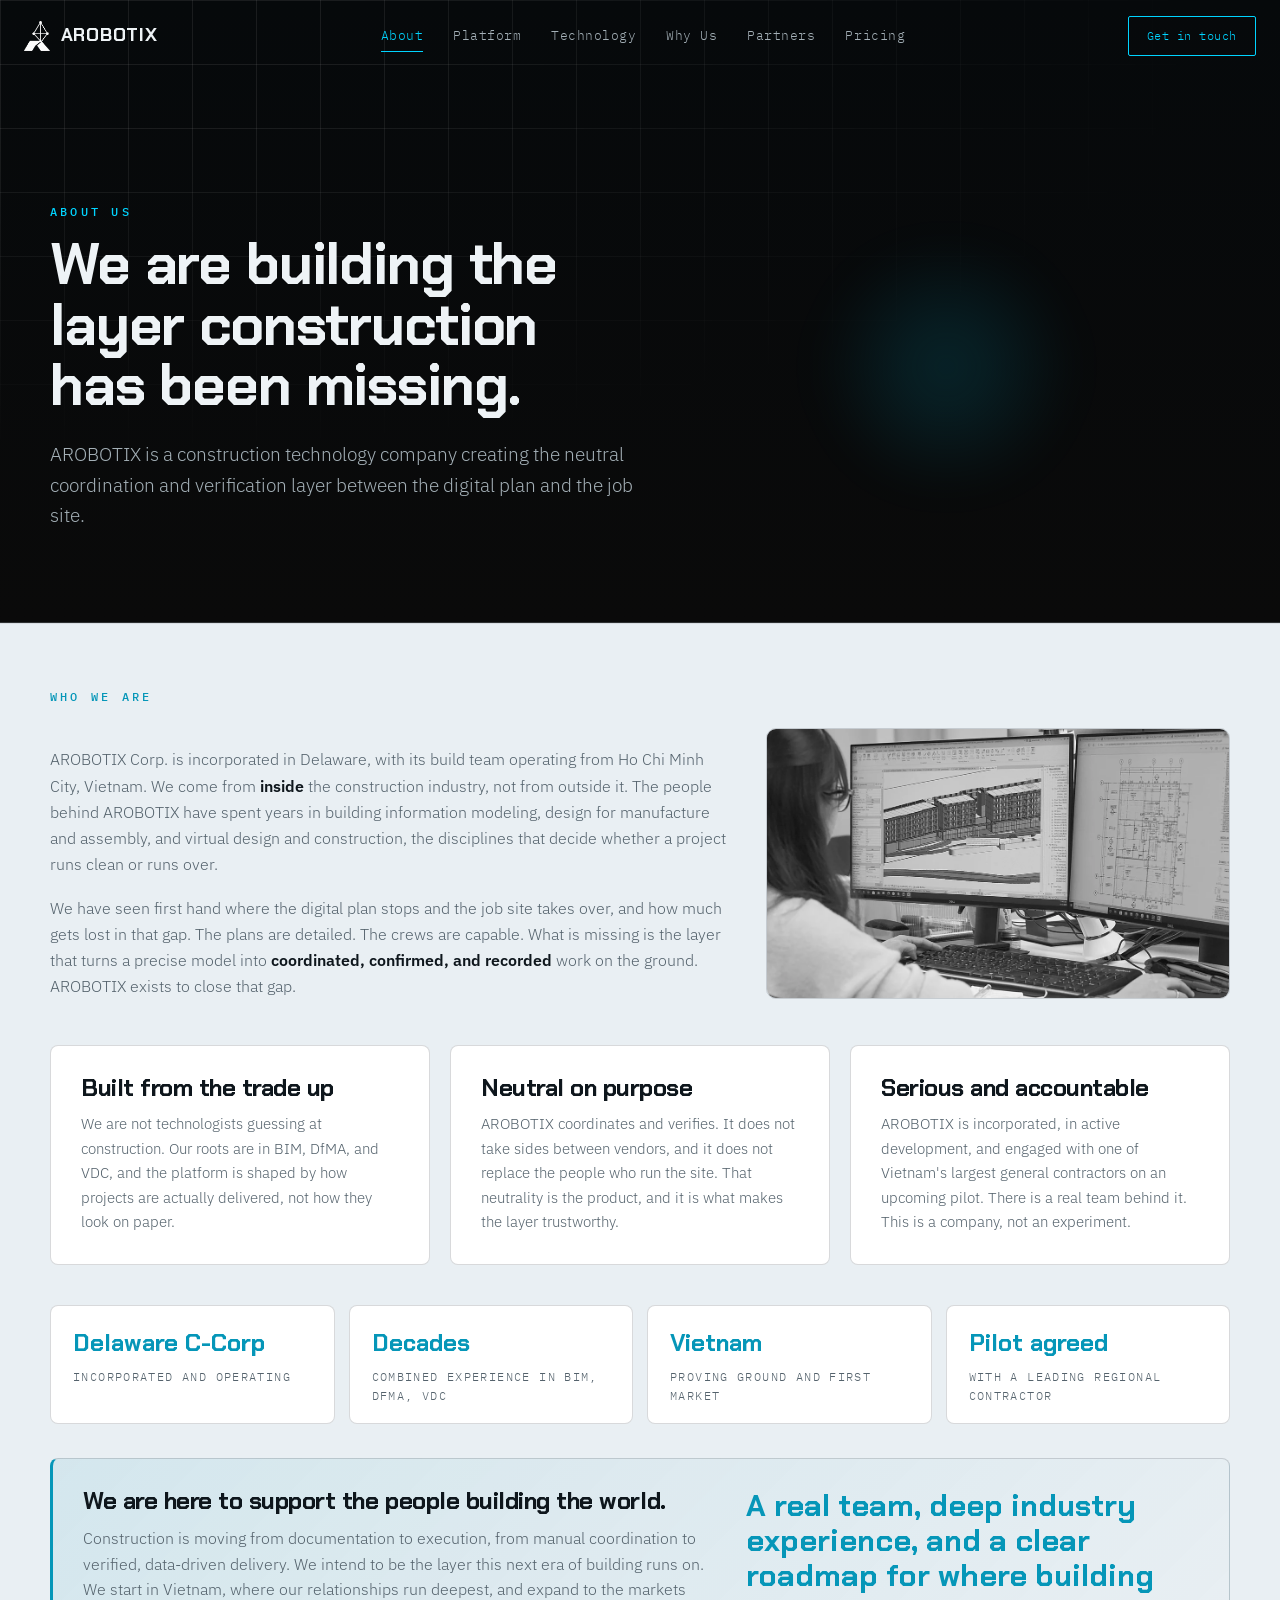
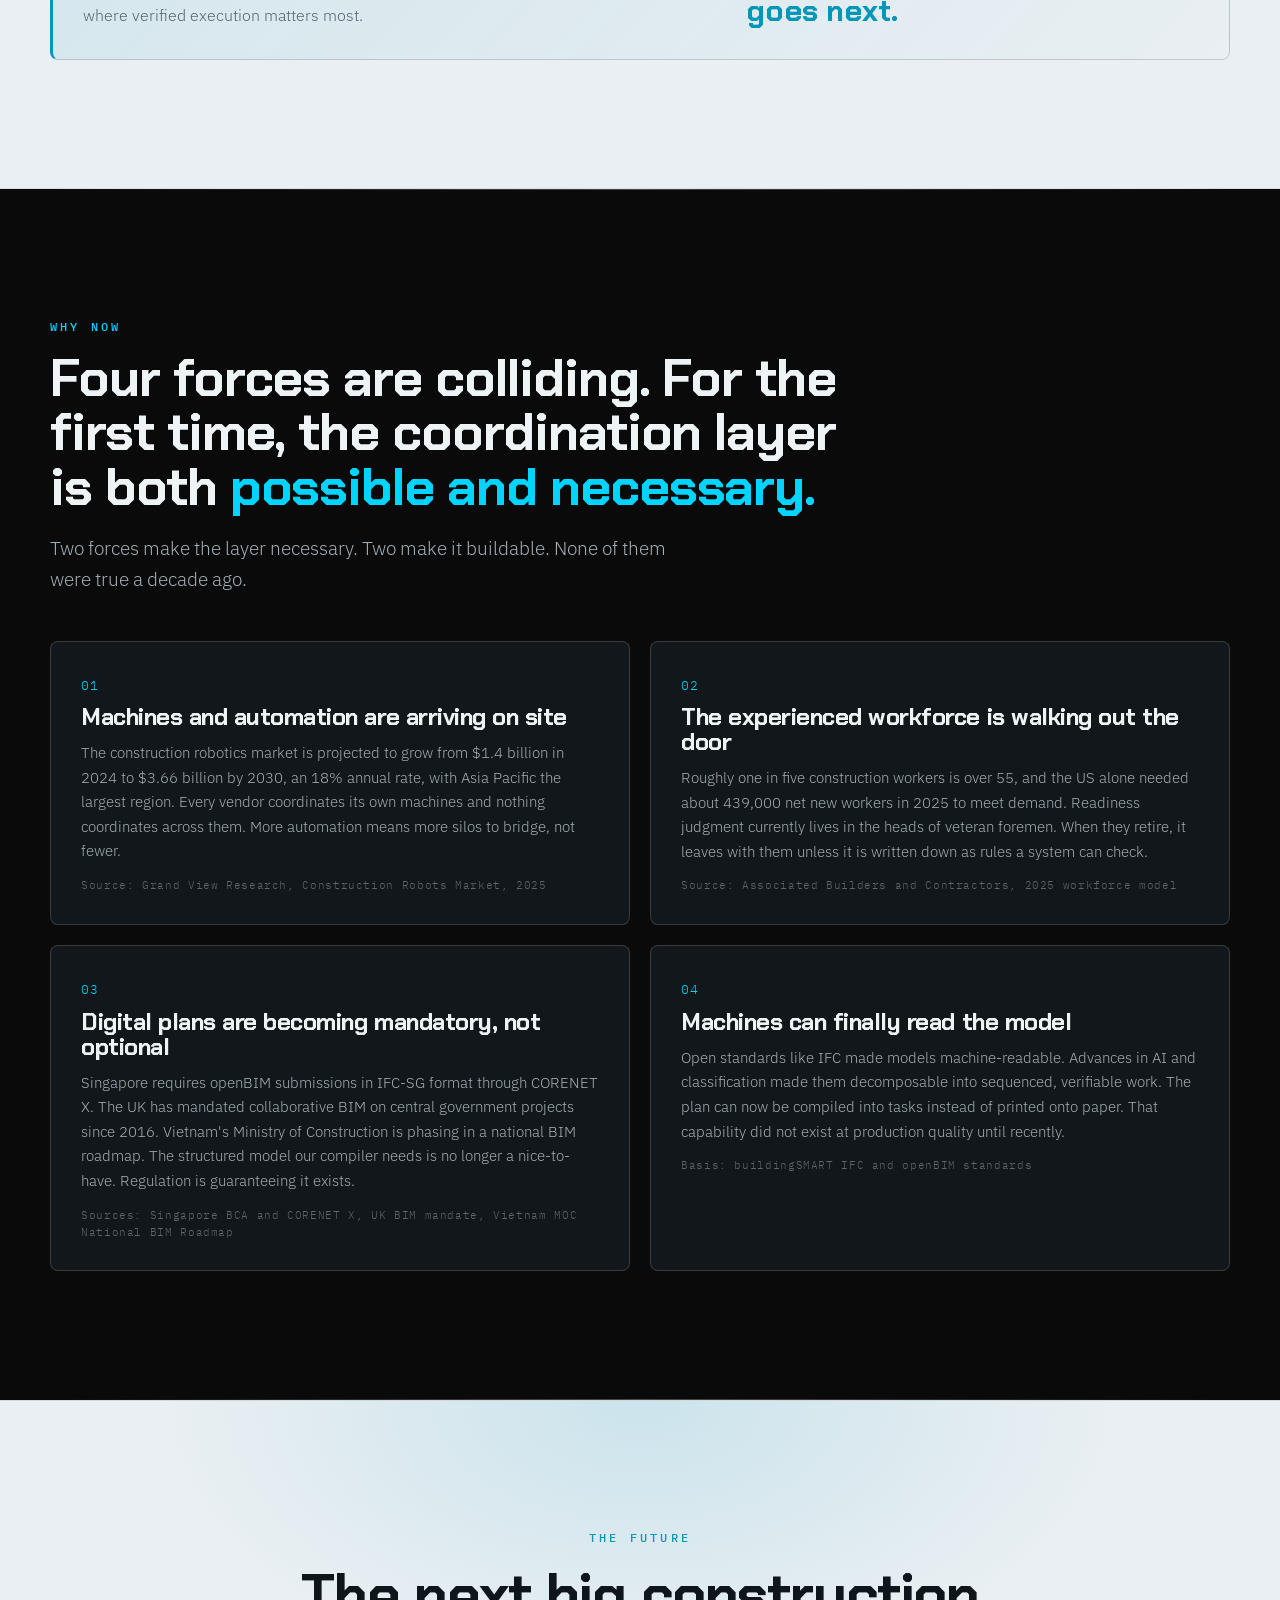
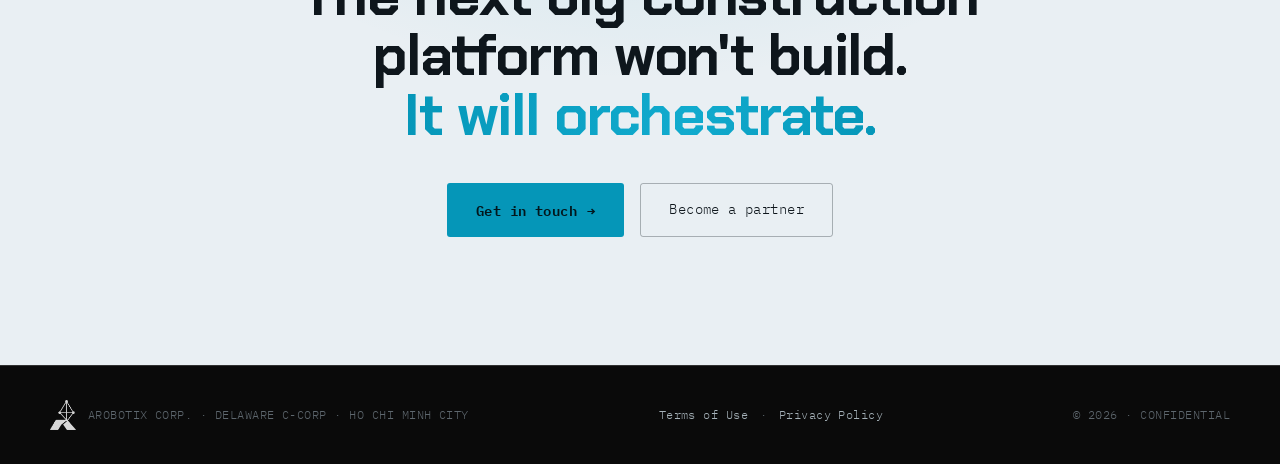
<file: about.html>
<!DOCTYPE html>
<html lang="en">
<head>
<meta charset="UTF-8">
<meta name="viewport" content="width=device-width, initial-scale=1.0">
<title>AROBOTIX: About Us</title>
<meta name="description" content="Who we are: a construction technology company building the neutral coordination and verification layer between the digital plan and the job site.">
<!-- Favicon -->
<link rel="icon" type="image/svg+xml" href="icon.svg">
<link rel="icon" href="favicon.ico" sizes="any">
<link rel="icon" type="image/png" sizes="32x32" href="favicon-32.png">
<link rel="icon" type="image/png" sizes="16x16" href="favicon-16.png">
<link rel="icon" type="image/png" sizes="192x192" href="favicon-192.png">
<link rel="apple-touch-icon" sizes="180x180" href="apple-touch-icon.png">
<meta name="theme-color" content="#0a0a0a">

<!-- Open Graph (link preview) -->
<meta property="og:type" content="website">
<meta property="og:site_name" content="AROBOTIX">
<meta property="og:title" content="AROBOTIX: The Coordination Layer for Modern Construction">
<meta property="og:description" content="The plan says one thing, the site does another, and nobody can prove what happened. AROBOTIX is the neutral coordination and verification layer between the digital plan and the job site, creating a defensible record of what actually got built. As automation arrives on site, the same layer coordinates it too.">
<meta property="og:url" content="https://www.arobotix.com/">
<meta property="og:image" content="https://www.arobotix.com/arobotix-hero-poster.jpg">
<meta property="og:image:width" content="1280">
<meta property="og:image:height" content="720">
<meta property="og:image:alt" content="AROBOTIX: robots and machines on an automated construction site at night">

<!-- Twitter / X card -->
<meta name="twitter:card" content="summary_large_image">
<meta name="twitter:title" content="AROBOTIX: The Coordination Layer for Modern Construction">
<meta name="twitter:description" content="The neutral coordination and verification layer between the digital plan and the job site, with a defensible record of what actually got built.">
<meta name="twitter:image" content="https://www.arobotix.com/arobotix-hero-poster.jpg">
<link rel="preconnect" href="https://fonts.googleapis.com">
<link rel="preconnect" href="https://fonts.gstatic.com" crossorigin>
<link href="https://fonts.googleapis.com/css2?family=Chakra+Petch:wght@500;600;700&family=IBM+Plex+Mono:wght@400;500;600&family=IBM+Plex+Sans:wght@300;400;500;600&display=swap" rel="stylesheet">
<link rel="stylesheet" href="styles.css">
</head>
<body>
<!-- NAV -->
<nav id="nav">
  <a class="brand" href="index.html">
    <img src="arobotix-logo-white.png" alt="AROBOTIX logo">
    <span class="wordmark">AROBOTIX</span>
  </a>
  <div class="navlinks">
    <a href="about.html" class="active">About</a>
    <a href="platform.html">Platform</a>
    <a href="technology.html">Technology</a>
    <a href="why.html">Why Us</a>
    <a href="partners.html">Partners</a>
    <a href="pricing.html">Pricing</a>
  </div>
  <div class="nav-right">
    <a class="nav-cta" href="contact.html">Get in touch</a>
    <button class="nav-toggle" aria-label="Open menu" aria-expanded="false"><span></span><span></span><span></span></button>
  </div>
  <div class="mobile-menu" id="mobileMenu">
    <a href="about.html" class="active">About</a>
    <a href="platform.html">Platform</a>
    <a href="technology.html">Technology</a>
    <a href="why.html">Why Us</a>
    <a href="partners.html">Partners</a>
    <a href="pricing.html">Pricing</a>
    <a href="contact.html">Get in touch</a>
  </div>
</nav>
<!-- PAGE HERO -->
<header class="hero-anim">
  <div class="wrap hero-anim-grid">
    <div class="hero-anim-copy">
      <div class="kicker reveal in"><span class="eyebrow">About Us</span></div>
    <h1 class="reveal in d1">We are building the layer construction has been missing.</h1>
    <p class="lead reveal in d2">AROBOTIX is a construction technology company creating the neutral coordination and verification layer between the digital plan and the job site.</p>
    </div>
    <div class="stage"><div class="glow"></div><svg data-scene="about" aria-hidden="true"></svg></div>
  </div>
</header>

<!-- WHO WE ARE -->
<section class="section light">
  <div class="wrap">
    <div class="kicker reveal"><span class="eyebrow">Who we are</span></div>
    <div class="who-row" style="margin-top:22px">
      <div class="prose reveal d1">
      <p>AROBOTIX Corp. is incorporated in Delaware, with its build team operating from Ho Chi Minh City, Vietnam. We come from <b>inside</b> the construction industry, not from outside it. The people behind AROBOTIX have spent years in building information modeling, design for manufacture and assembly, and virtual design and construction, the disciplines that decide whether a project runs clean or runs over.</p>
      <p>We have seen first hand where the digital plan stops and the job site takes over, and how much gets lost in that gap. The plans are detailed. The crews are capable. What is missing is the layer that turns a precise model into <b>coordinated, confirmed, and recorded</b> work on the ground. AROBOTIX exists to close that gap.</p>
      </div>
      <div class="who-img reveal d2"><img src="who-tbf-006.webp" alt="A BIM specialist working on a multi-story building model in Revit across dual monitors" loading="lazy"></div>
    </div>

    <div class="grid g3" style="margin-top:46px">
      <div class="card reveal">
        <h3>Built from the trade up</h3>
        <p>We are not technologists guessing at construction. Our roots are in BIM, DfMA, and VDC, and the platform is shaped by how projects are actually delivered, not how they look on paper.</p>
      </div>
      <div class="card reveal d1">
        <h3>Neutral on purpose</h3>
        <p>AROBOTIX coordinates and verifies. It does not take sides between vendors, and it does not replace the people who run the site. That neutrality is the product, and it is what makes the layer trustworthy.</p>
      </div>
      <div class="card reveal d2">
        <h3>Serious and accountable</h3>
        <p>AROBOTIX is incorporated, in active development, and engaged with one of Vietnam's largest general contractors on an upcoming pilot. There is a real team behind it. This is a company, not an experiment.</p>
      </div>
    </div>

    <div class="statline reveal d1">
      <div class="s"><div class="k">Delaware C-Corp</div><div class="l">Incorporated and operating</div></div>
      <div class="s"><div class="k">Decades</div><div class="l">Combined experience in BIM, DfMA, VDC</div></div>
      <div class="s"><div class="k">Vietnam</div><div class="l">Proving ground and first market</div></div>
      <div class="s"><div class="k">Pilot agreed</div><div class="l">With a leading regional contractor</div></div>
    </div>

    <div class="gapbox reveal d1">
      <div>
        <h3 style="margin-bottom:12px">We are here to support the people building the world.</h3>
        <p style="color:var(--muted)">Construction is moving from documentation to execution, from manual coordination to verified, data-driven delivery. We intend to be the layer this next era of building runs on. We start in Vietnam, where our relationships run deepest, and expand to the markets where verified execution matters most.</p>
      </div>
      <div style="display:flex;align-items:center">
        <div class="big">A real team, deep industry experience, and a clear roadmap for where building goes next.</div>
      </div>
    </div>
  </div>
</section>

<div class="divider"></div>

<!-- WHY NOW -->
<section class="section" id="why">
  <div class="wrap">
    <div class="eyebrow reveal">Why Now</div>
    <h2 class="reveal d1" style="margin-top:14px;max-width:24ch">Four forces are colliding. For the first time, the coordination layer is both <span class="accent">possible and necessary.</span></h2>
    <p class="lead reveal d2" style="margin-top:18px">Two forces make the layer necessary. Two make it buildable. None of them were true a decade ago.</p>

    <div class="grid g2" style="margin-top:46px">
      <div class="card reveal">
        <span class="idx">01</span>
        <h3 style="margin-top:8px">Machines and automation are arriving on site</h3>
        <p>The construction robotics market is projected to grow from $1.4 billion in 2024 to $3.66 billion by 2030, an 18% annual rate, with Asia Pacific the largest region. Every vendor coordinates its own machines and nothing coordinates across them. More automation means more silos to bridge, not fewer.</p>
        <span class="srcline">Source: Grand View Research, Construction Robots Market, 2025</span>
      </div>
      <div class="card reveal d1">
        <span class="idx">02</span>
        <h3 style="margin-top:8px">The experienced workforce is walking out the door</h3>
        <p>Roughly one in five construction workers is over 55, and the US alone needed about 439,000 net new workers in 2025 to meet demand. Readiness judgment currently lives in the heads of veteran foremen. When they retire, it leaves with them unless it is written down as rules a system can check.</p>
        <span class="srcline">Source: Associated Builders and Contractors, 2025 workforce model</span>
      </div>
      <div class="card reveal d2">
        <span class="idx">03</span>
        <h3 style="margin-top:8px">Digital plans are becoming mandatory, not optional</h3>
        <p>Singapore requires openBIM submissions in IFC-SG format through CORENET X. The UK has mandated collaborative BIM on central government projects since 2016. Vietnam's Ministry of Construction is phasing in a national BIM roadmap. The structured model our compiler needs is no longer a nice-to-have. Regulation is guaranteeing it exists.</p>
        <span class="srcline">Sources: Singapore BCA and CORENET X, UK BIM mandate, Vietnam MOC National BIM Roadmap</span>
      </div>
      <div class="card reveal d3">
        <span class="idx">04</span>
        <h3 style="margin-top:8px">Machines can finally read the model</h3>
        <p>Open standards like IFC made models machine-readable. Advances in AI and classification made them decomposable into sequenced, verifiable work. The plan can now be compiled into tasks instead of printed onto paper. That capability did not exist at production quality until recently.</p>
        <span class="srcline">Basis: buildingSMART IFC and openBIM standards</span>
      </div>
    </div>
  </div>
</section>

<div class="divider"></div>

<!-- CTA -->
<section class="section cta">
  <div class="wrap">
    <div class="eyebrow reveal" style="text-align:center">The Future</div>
    <h2 class="reveal d1" style="margin-top:18px">The next big construction platform won't build.<br><span class="grad">It will orchestrate.</span></h2>
    <div class="hero-actions reveal d2" style="justify-content:center;margin-top:38px">
      <a class="btn btn-primary" href="contact.html">Get in touch <span>&#8594;</span></a>
      <a class="btn btn-ghost" href="partners.html">Become a partner</a>
    </div>
  </div>
</section>
<footer>
  <div class="wrap">
    <span style="display:flex;align-items:center;gap:12px"><img src="arobotix-logo-white.png" alt="AROBOTIX" style="height:30px;width:auto;opacity:.85">AROBOTIX CORP. · DELAWARE C-CORP · HO CHI MINH CITY</span>
    <span class="legal"><a href="terms.html">Terms of Use</a> · <a href="privacy.html">Privacy Policy</a></span>
    <span>© 2026 · CONFIDENTIAL</span>
  </div>
</footer>
<script src="main.js"></script>
</body>
</html>
</file>
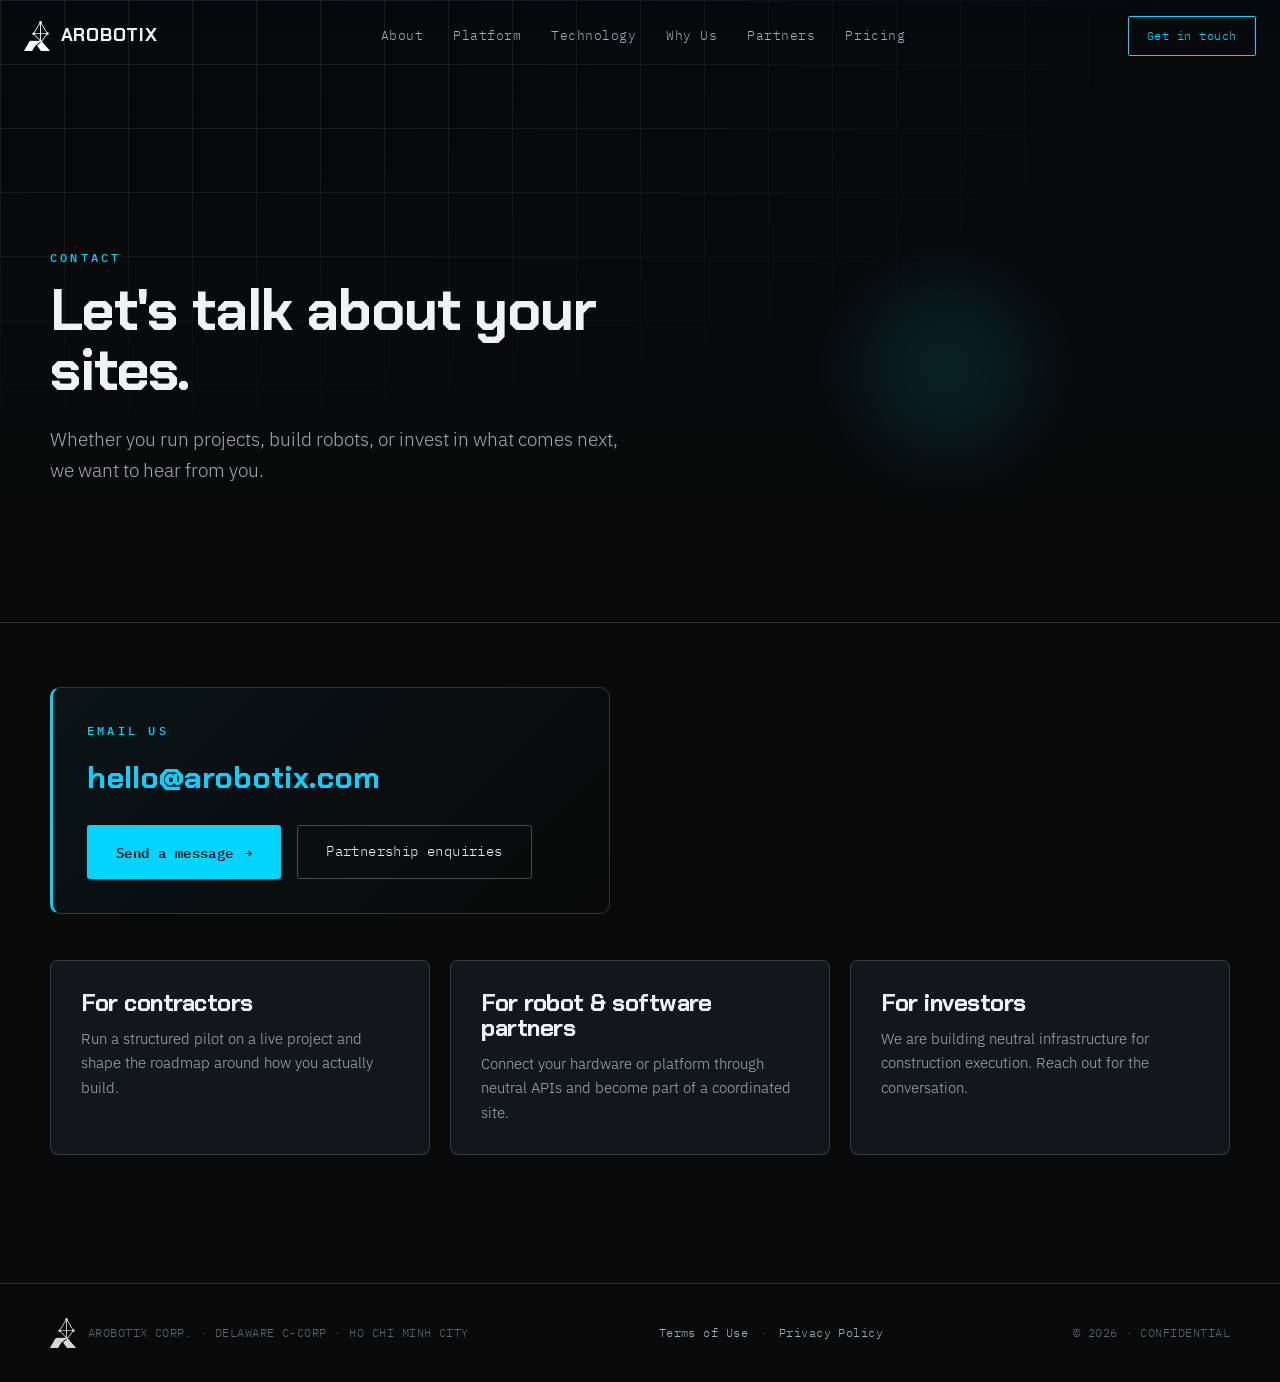
<file: contact.html>
<!DOCTYPE html>
<html lang="en">
<head>
<meta charset="UTF-8">
<meta name="viewport" content="width=device-width, initial-scale=1.0">
<title>AROBOTIX: Contact</title>
<meta name="description" content="Get in touch with AROBOTIX, the neutral coordination and verification layer for construction.">
<!-- Favicon -->
<link rel="icon" type="image/svg+xml" href="icon.svg">
<link rel="icon" href="favicon.ico" sizes="any">
<link rel="icon" type="image/png" sizes="32x32" href="favicon-32.png">
<link rel="icon" type="image/png" sizes="16x16" href="favicon-16.png">
<link rel="icon" type="image/png" sizes="192x192" href="favicon-192.png">
<link rel="apple-touch-icon" sizes="180x180" href="apple-touch-icon.png">
<meta name="theme-color" content="#0a0a0a">

<!-- Open Graph (link preview) -->
<meta property="og:type" content="website">
<meta property="og:site_name" content="AROBOTIX">
<meta property="og:title" content="AROBOTIX: The Coordination Layer for Modern Construction">
<meta property="og:description" content="The plan says one thing, the site does another, and nobody can prove what happened. AROBOTIX is the neutral coordination and verification layer between the digital plan and the job site, creating a defensible record of what actually got built. As automation arrives on site, the same layer coordinates it too.">
<meta property="og:url" content="https://www.arobotix.com/">
<meta property="og:image" content="https://www.arobotix.com/arobotix-hero-poster.jpg">
<meta property="og:image:width" content="1280">
<meta property="og:image:height" content="720">
<meta property="og:image:alt" content="AROBOTIX: robots and machines on an automated construction site at night">

<!-- Twitter / X card -->
<meta name="twitter:card" content="summary_large_image">
<meta name="twitter:title" content="AROBOTIX: The Coordination Layer for Modern Construction">
<meta name="twitter:description" content="The neutral coordination and verification layer between the digital plan and the job site, with a defensible record of what actually got built.">
<meta name="twitter:image" content="https://www.arobotix.com/arobotix-hero-poster.jpg">
<link rel="preconnect" href="https://fonts.googleapis.com">
<link rel="preconnect" href="https://fonts.gstatic.com" crossorigin>
<link href="https://fonts.googleapis.com/css2?family=Chakra+Petch:wght@500;600;700&family=IBM+Plex+Mono:wght@400;500;600&family=IBM+Plex+Sans:wght@300;400;500;600&display=swap" rel="stylesheet">
<link rel="stylesheet" href="styles.css">
</head>
<body>
<!-- NAV -->
<nav id="nav">
  <a class="brand" href="index.html">
    <img src="arobotix-logo-white.png" alt="AROBOTIX logo">
    <span class="wordmark">AROBOTIX</span>
  </a>
  <div class="navlinks">
    <a href="about.html">About</a>
    <a href="platform.html">Platform</a>
    <a href="technology.html">Technology</a>
    <a href="why.html">Why Us</a>
    <a href="partners.html">Partners</a>
    <a href="pricing.html">Pricing</a>
  </div>
  <div class="nav-right">
    <a class="nav-cta" href="contact.html">Get in touch</a>
    <button class="nav-toggle" aria-label="Open menu" aria-expanded="false"><span></span><span></span><span></span></button>
  </div>
  <div class="mobile-menu" id="mobileMenu">
    <a href="about.html">About</a>
    <a href="platform.html">Platform</a>
    <a href="technology.html">Technology</a>
    <a href="why.html">Why Us</a>
    <a href="partners.html">Partners</a>
    <a href="pricing.html">Pricing</a>
    <a href="contact.html" class="active">Get in touch</a>
  </div>
</nav>
<!-- PAGE HERO -->
<header class="hero-anim">
  <div class="wrap hero-anim-grid">
    <div class="hero-anim-copy">
      <div class="kicker reveal in"><span class="eyebrow">Contact</span></div>
    <h1 class="reveal in d1">Let's talk about your sites.</h1>
    <p class="lead reveal in d2">Whether you run projects, build robots, or invest in what comes next, we want to hear from you.</p>
    </div>
    <div class="stage"><div class="glow"></div><svg data-scene="contact" aria-hidden="true"></svg></div>
  </div>
</header>

<section class="section">
  <div class="wrap">
    <div class="contact-card reveal">
      <div class="eyebrow">Email us</div>
      <div class="em">hello@arobotix.com</div>
      <div class="hero-actions" style="margin-top:0">
        <a class="btn btn-primary" href="mailto:hello@arobotix.com?subject=AROBOTIX%20Enquiry">Send a message <span>&#8594;</span></a>
        <a class="btn btn-ghost" href="partners.html">Partnership enquiries</a>
      </div>
    </div>

    <div class="grid g3" style="margin-top:46px">
      <div class="card reveal"><h3>For contractors</h3><p>Run a structured pilot on a live project and shape the roadmap around how you actually build.</p></div>
      <div class="card reveal d1"><h3>For robot &amp; software partners</h3><p>Connect your hardware or platform through neutral APIs and become part of a coordinated site.</p></div>
      <div class="card reveal d2"><h3>For investors</h3><p>We are building neutral infrastructure for construction execution. Reach out for the conversation.</p></div>
    </div>
  </div>
</section>
<footer>
  <div class="wrap">
    <span style="display:flex;align-items:center;gap:12px"><img src="arobotix-logo-white.png" alt="AROBOTIX" style="height:30px;width:auto;opacity:.85">AROBOTIX CORP. · DELAWARE C-CORP · HO CHI MINH CITY</span>
    <span class="legal"><a href="terms.html">Terms of Use</a> · <a href="privacy.html">Privacy Policy</a></span>
    <span>© 2026 · CONFIDENTIAL</span>
  </div>
</footer>
<script src="main.js"></script>
</body>
</html>
</file>
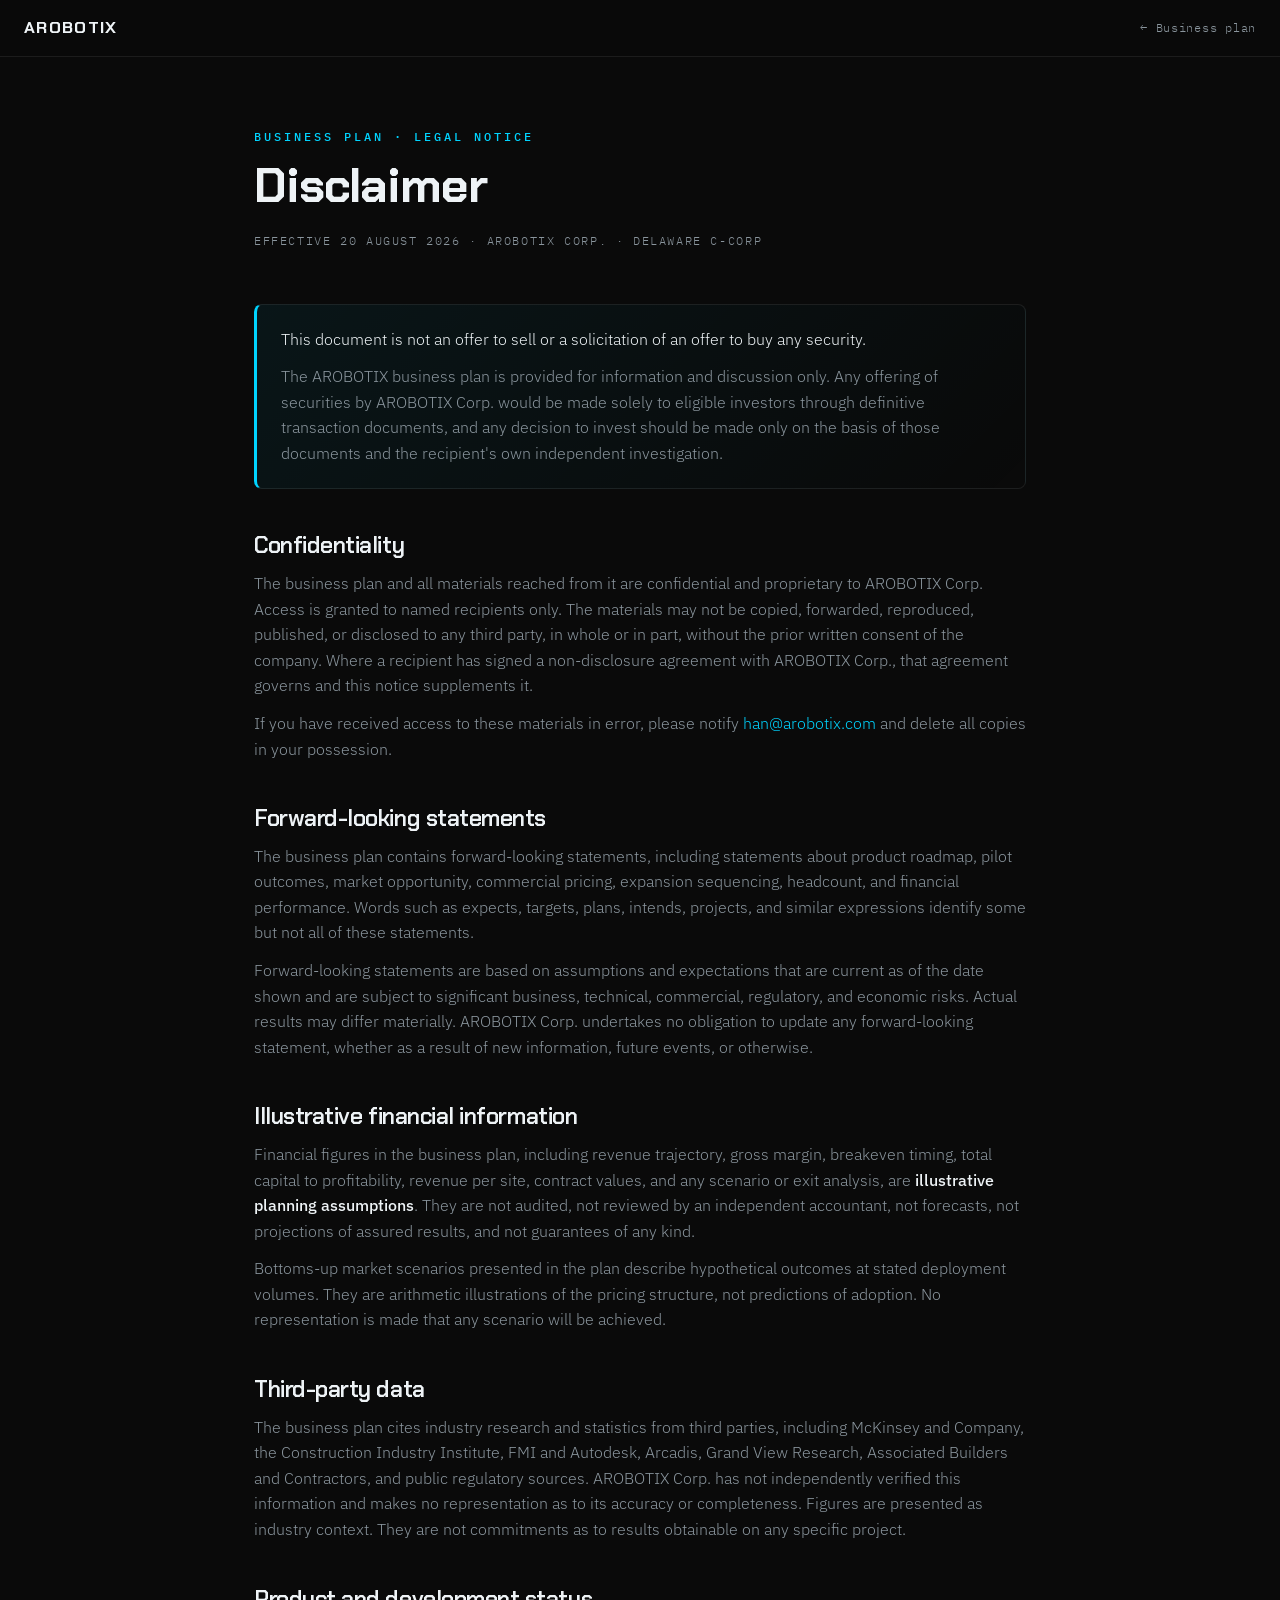
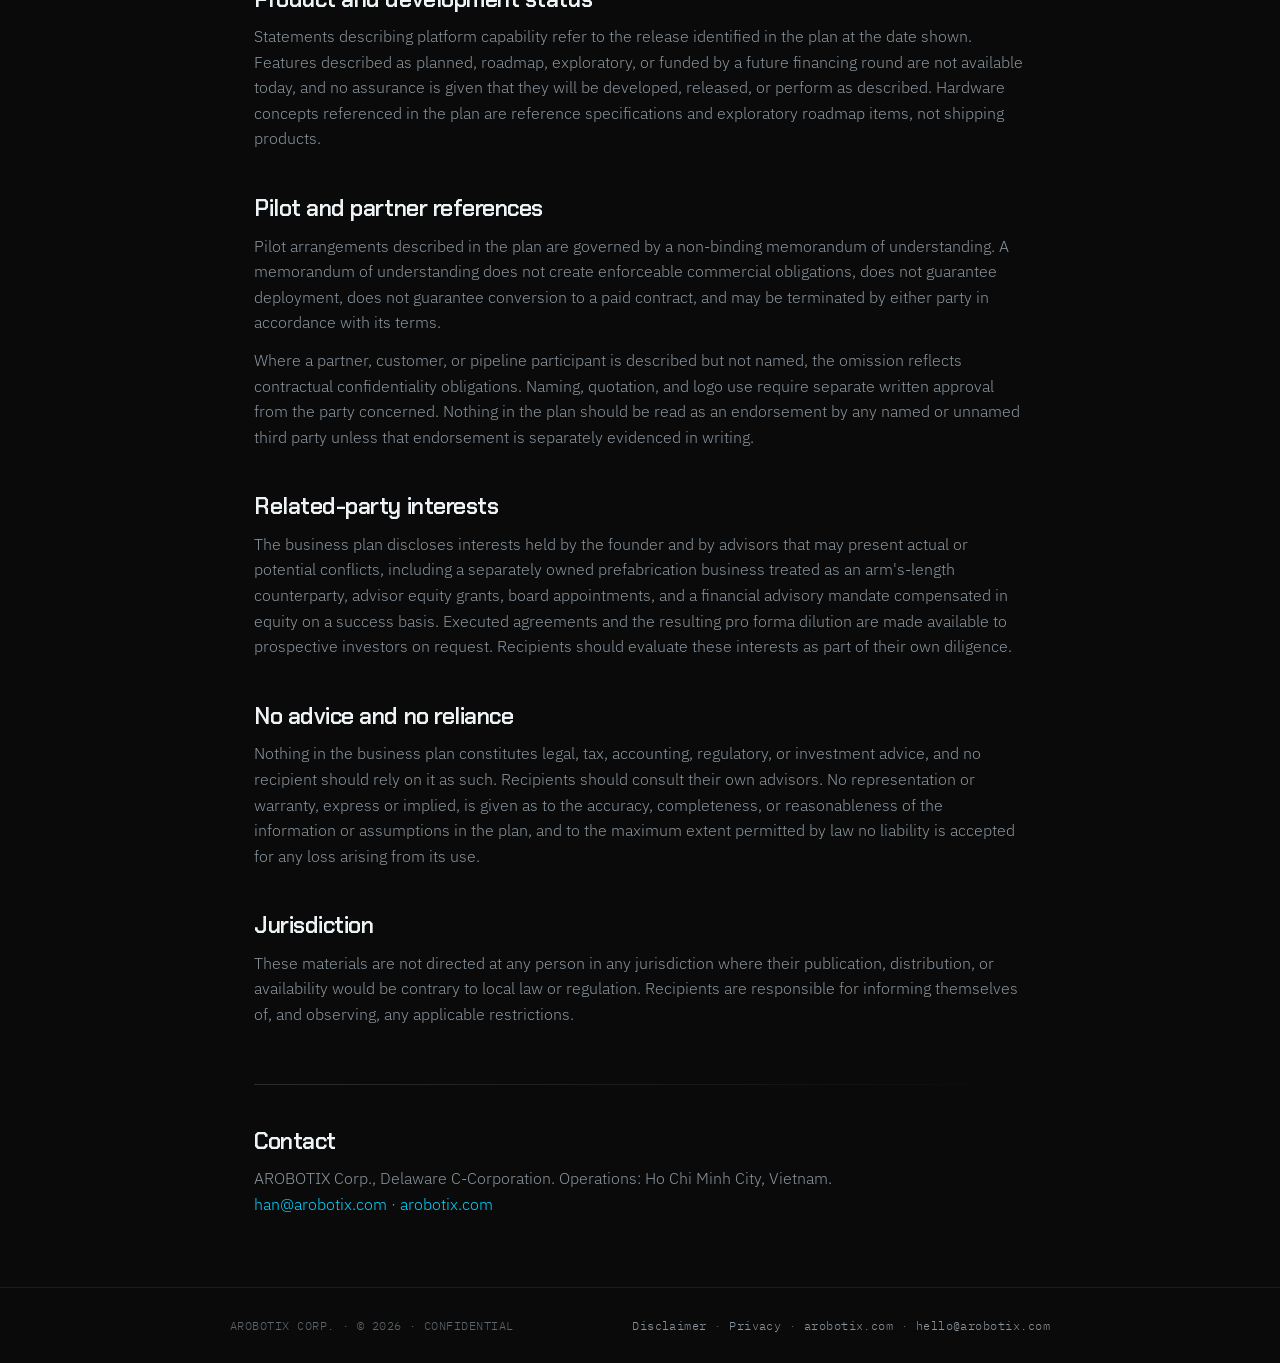
<file: disclaimer.html>
<!DOCTYPE html>
<html lang="en">
<head>
<meta charset="UTF-8" />
<meta name="viewport" content="width=device-width, initial-scale=1.0" />
<title>AROBOTIX: Disclaimer</title>
<meta name="robots" content="noindex, nofollow" />
<meta name="theme-color" content="#0a0a0a">
<link rel="preconnect" href="https://fonts.googleapis.com">
<link rel="preconnect" href="https://fonts.gstatic.com" crossorigin>
<link href="https://fonts.googleapis.com/css2?family=Chakra+Petch:wght@500;600;700&family=IBM+Plex+Mono:wght@400;500;600&family=IBM+Plex+Sans:wght@300;400;500;600&display=swap" rel="stylesheet">
<style>
:root{
  --bg:#0a0a0a;--bg-2:#0c1013;--surface:#11171b;--surface-2:#161d22;
  --line:rgba(255,255,255,.08);--line-2:rgba(255,255,255,.14);
  --accent:#00d4ff;--text:#eef3f6;--muted:#8a959d;--muted-2:#5e676e;
  --maxw:820px;
}
*{margin:0;padding:0;box-sizing:border-box}
html{scroll-behavior:smooth}
body{background:var(--bg);color:var(--text);font-family:'IBM Plex Sans',sans-serif;font-weight:300;line-height:1.65;-webkit-font-smoothing:antialiased}
::selection{background:var(--accent);color:#03161c}
a{color:var(--accent);text-decoration:none}
a:hover{text-decoration:underline}
a:focus-visible{outline:2px solid var(--accent);outline-offset:3px}
h1,h2{font-family:'Chakra Petch',sans-serif;font-weight:700;letter-spacing:-.02em;line-height:1.1}
h1{font-size:clamp(2rem,5vw,3rem);margin:14px 0}
h2{font-size:clamp(1.15rem,2.2vw,1.45rem);font-weight:600;margin-top:44px;margin-bottom:10px}
.eyebrow{font-family:'IBM Plex Mono',monospace;font-size:.72rem;letter-spacing:.26em;text-transform:uppercase;color:var(--accent);font-weight:500}
.wrap{max-width:var(--maxw);margin:0 auto;padding:0 24px}
nav{position:sticky;top:0;z-index:20;display:flex;align-items:center;justify-content:space-between;padding:14px 24px;background:rgba(10,10,10,.85);backdrop-filter:blur(14px);border-bottom:1px solid var(--line)}
.brand{font-family:'Chakra Petch',sans-serif;font-weight:700;letter-spacing:.08em;font-size:1.05rem;color:var(--text);text-decoration:none}
.back{font-family:'IBM Plex Mono',monospace;font-size:.76rem;letter-spacing:.06em;color:var(--muted);text-decoration:none}
.back:hover{color:var(--accent);text-decoration:none}
header.head{padding:70px 0 10px}
.meta{font-family:'IBM Plex Mono',monospace;font-size:.72rem;letter-spacing:.14em;text-transform:uppercase;color:var(--muted);margin-top:18px}
main{padding:20px 0 70px}
p{color:var(--muted);font-size:.97rem;margin-top:12px}
p strong{color:var(--text);font-weight:500}
ul{list-style:none;margin-top:12px;display:flex;flex-direction:column;gap:10px}
ul li{display:flex;gap:11px;color:var(--muted);font-size:.95rem}
ul li::before{content:"\25AA";color:var(--accent);font-size:.62rem;margin-top:7px}
.rule{height:1px;background:linear-gradient(90deg,var(--line-2),transparent);margin:56px 0 0}
.callout{background:linear-gradient(135deg,rgba(0,212,255,.06),transparent);border:1px solid var(--line);border-left:3px solid var(--accent);border-radius:8px;padding:22px 24px;margin-top:24px}
.callout p{margin-top:0;color:var(--text);font-size:.97rem}
.callout p+p{margin-top:12px;color:var(--muted)}
footer{border-top:1px solid var(--line);padding:28px 24px;background:var(--bg)}
footer .wrap{display:flex;justify-content:space-between;align-items:center;flex-wrap:wrap;gap:14px;font-family:'IBM Plex Mono',monospace;font-size:.72rem;color:var(--muted-2);letter-spacing:.04em;padding:0}
footer a{color:var(--muted)}
@media(max-width:560px){footer .wrap{justify-content:flex-start}}
</style>
</head>
<body>
<nav>
  <a class="brand" href="business-plan.html">AROBOTIX</a>
  <a class="back" href="business-plan.html">&larr; Business plan</a>
</nav>
<header class="head">
  <div class="wrap">
    <div class="eyebrow">Business plan &middot; Legal notice</div>
    <h1>Disclaimer</h1>
    <div class="meta">Effective 20 August 2026 &middot; AROBOTIX Corp. &middot; Delaware C-Corp</div>
  </div>
</header>
<main>
  <div class="wrap">

    <div class="callout">
      <p>This document is not an offer to sell or a solicitation of an offer to buy any security.</p>
      <p>The AROBOTIX business plan is provided for information and discussion only. Any offering of securities by AROBOTIX Corp. would be made solely to eligible investors through definitive transaction documents, and any decision to invest should be made only on the basis of those documents and the recipient's own independent investigation.</p>
    </div>

    <h2>Confidentiality</h2>
    <p>The business plan and all materials reached from it are confidential and proprietary to AROBOTIX Corp. Access is granted to named recipients only. The materials may not be copied, forwarded, reproduced, published, or disclosed to any third party, in whole or in part, without the prior written consent of the company. Where a recipient has signed a non-disclosure agreement with AROBOTIX Corp., that agreement governs and this notice supplements it.</p>
    <p>If you have received access to these materials in error, please notify <a href="mailto:han@arobotix.com">han@arobotix.com</a> and delete all copies in your possession.</p>

    <h2>Forward-looking statements</h2>
    <p>The business plan contains forward-looking statements, including statements about product roadmap, pilot outcomes, market opportunity, commercial pricing, expansion sequencing, headcount, and financial performance. Words such as expects, targets, plans, intends, projects, and similar expressions identify some but not all of these statements.</p>
    <p>Forward-looking statements are based on assumptions and expectations that are current as of the date shown and are subject to significant business, technical, commercial, regulatory, and economic risks. Actual results may differ materially. AROBOTIX Corp. undertakes no obligation to update any forward-looking statement, whether as a result of new information, future events, or otherwise.</p>

    <h2>Illustrative financial information</h2>
    <p>Financial figures in the business plan, including revenue trajectory, gross margin, breakeven timing, total capital to profitability, revenue per site, contract values, and any scenario or exit analysis, are <strong>illustrative planning assumptions</strong>. They are not audited, not reviewed by an independent accountant, not forecasts, not projections of assured results, and not guarantees of any kind.</p>
    <p>Bottoms-up market scenarios presented in the plan describe hypothetical outcomes at stated deployment volumes. They are arithmetic illustrations of the pricing structure, not predictions of adoption. No representation is made that any scenario will be achieved.</p>

    <h2>Third-party data</h2>
    <p>The business plan cites industry research and statistics from third parties, including McKinsey and Company, the Construction Industry Institute, FMI and Autodesk, Arcadis, Grand View Research, Associated Builders and Contractors, and public regulatory sources. AROBOTIX Corp. has not independently verified this information and makes no representation as to its accuracy or completeness. Figures are presented as industry context. They are not commitments as to results obtainable on any specific project.</p>

    <h2>Product and development status</h2>
    <p>Statements describing platform capability refer to the release identified in the plan at the date shown. Features described as planned, roadmap, exploratory, or funded by a future financing round are not available today, and no assurance is given that they will be developed, released, or perform as described. Hardware concepts referenced in the plan are reference specifications and exploratory roadmap items, not shipping products.</p>

    <h2>Pilot and partner references</h2>
    <p>Pilot arrangements described in the plan are governed by a non-binding memorandum of understanding. A memorandum of understanding does not create enforceable commercial obligations, does not guarantee deployment, does not guarantee conversion to a paid contract, and may be terminated by either party in accordance with its terms.</p>
    <p>Where a partner, customer, or pipeline participant is described but not named, the omission reflects contractual confidentiality obligations. Naming, quotation, and logo use require separate written approval from the party concerned. Nothing in the plan should be read as an endorsement by any named or unnamed third party unless that endorsement is separately evidenced in writing.</p>

    <h2>Related-party interests</h2>
    <p>The business plan discloses interests held by the founder and by advisors that may present actual or potential conflicts, including a separately owned prefabrication business treated as an arm's-length counterparty, advisor equity grants, board appointments, and a financial advisory mandate compensated in equity on a success basis. Executed agreements and the resulting pro forma dilution are made available to prospective investors on request. Recipients should evaluate these interests as part of their own diligence.</p>

    <h2>No advice and no reliance</h2>
    <p>Nothing in the business plan constitutes legal, tax, accounting, regulatory, or investment advice, and no recipient should rely on it as such. Recipients should consult their own advisors. No representation or warranty, express or implied, is given as to the accuracy, completeness, or reasonableness of the information or assumptions in the plan, and to the maximum extent permitted by law no liability is accepted for any loss arising from its use.</p>

    <h2>Jurisdiction</h2>
    <p>These materials are not directed at any person in any jurisdiction where their publication, distribution, or availability would be contrary to local law or regulation. Recipients are responsible for informing themselves of, and observing, any applicable restrictions.</p>

    <div class="rule"></div>
    <h2>Contact</h2>
    <p>AROBOTIX Corp., Delaware C-Corporation. Operations: Ho Chi Minh City, Vietnam.<br>
    <a href="mailto:han@arobotix.com">han@arobotix.com</a> &middot; <a href="https://www.arobotix.com">arobotix.com</a></p>

  </div>
</main>
<footer>
  <div class="wrap">
    <span>AROBOTIX CORP. &middot; &copy; 2026 &middot; CONFIDENTIAL</span>
    <span><a href="disclaimer.html">Disclaimer</a> &middot; <a href="privacy.html">Privacy</a> &middot; <a href="https://www.arobotix.com">arobotix.com</a> &middot; <a href="mailto:hello@arobotix.com">hello@arobotix.com</a></span>
  </div>
</footer>
</body>
</html>
</file>
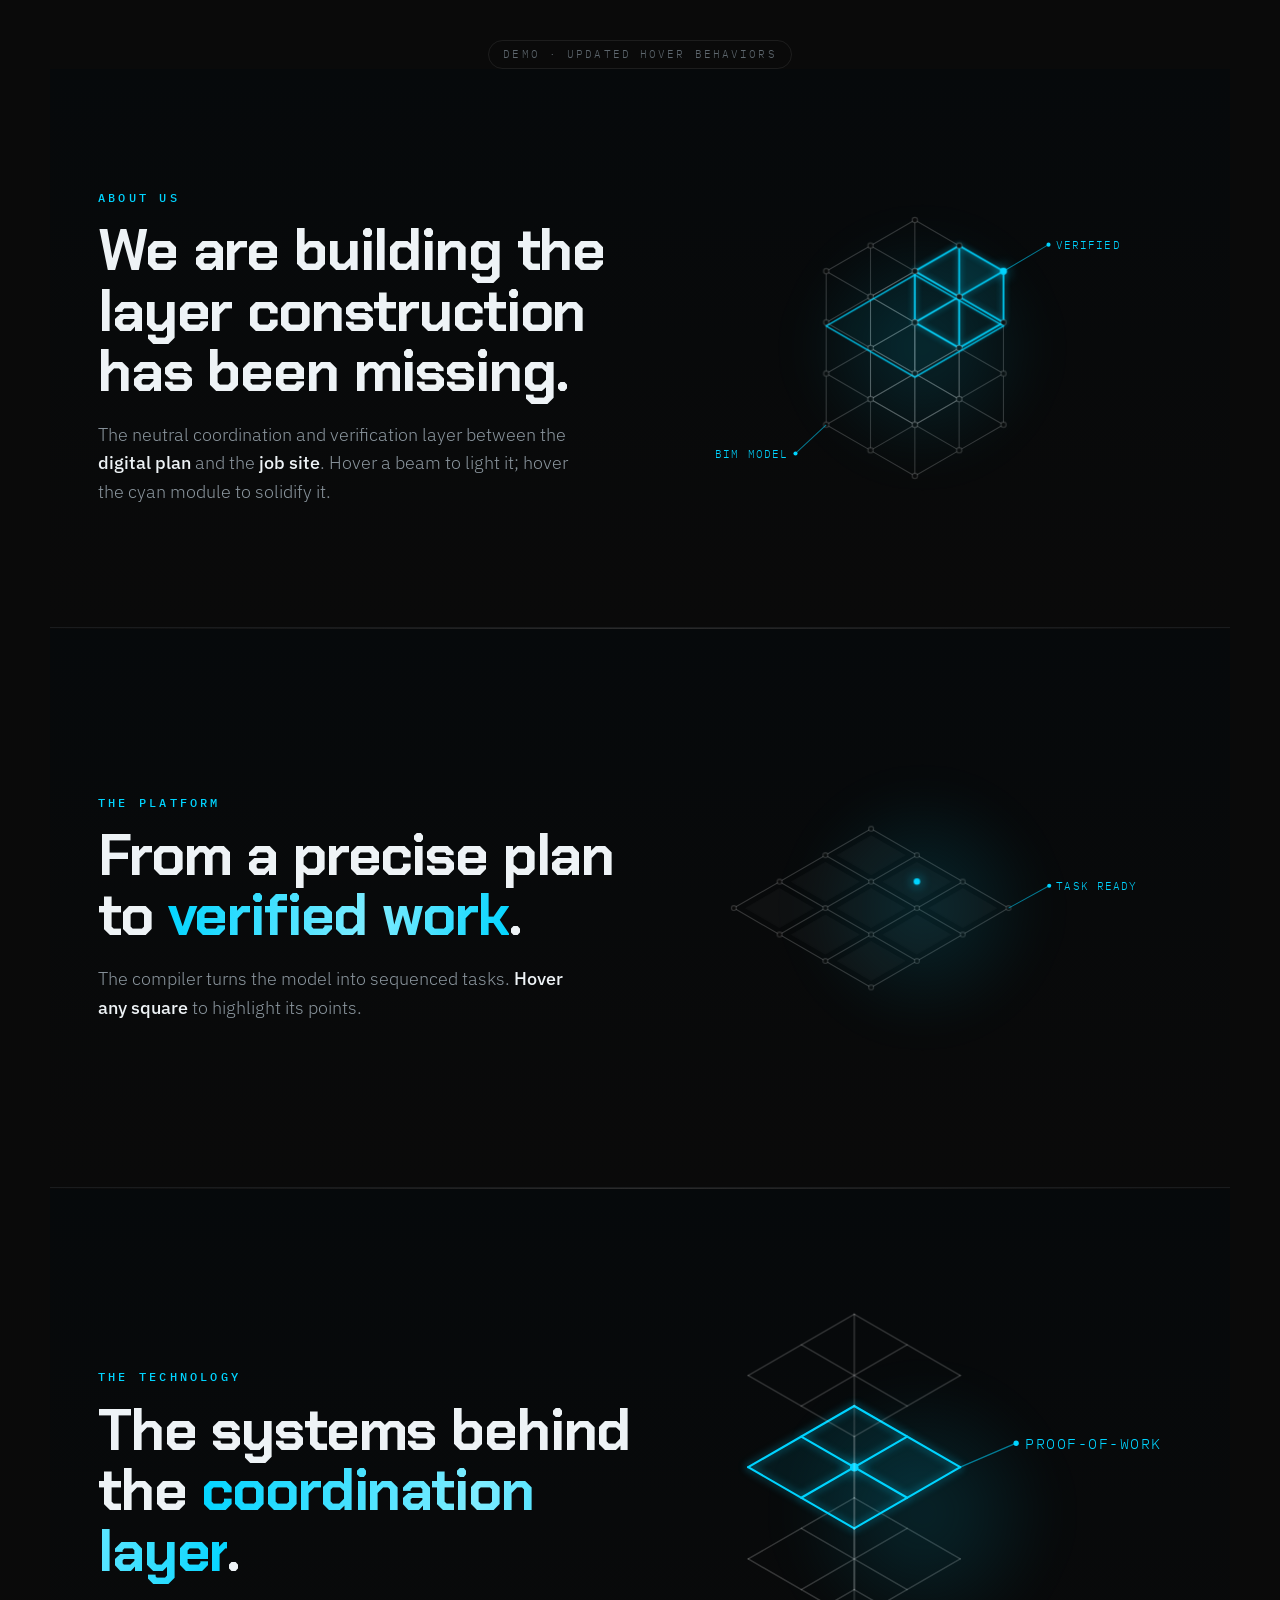
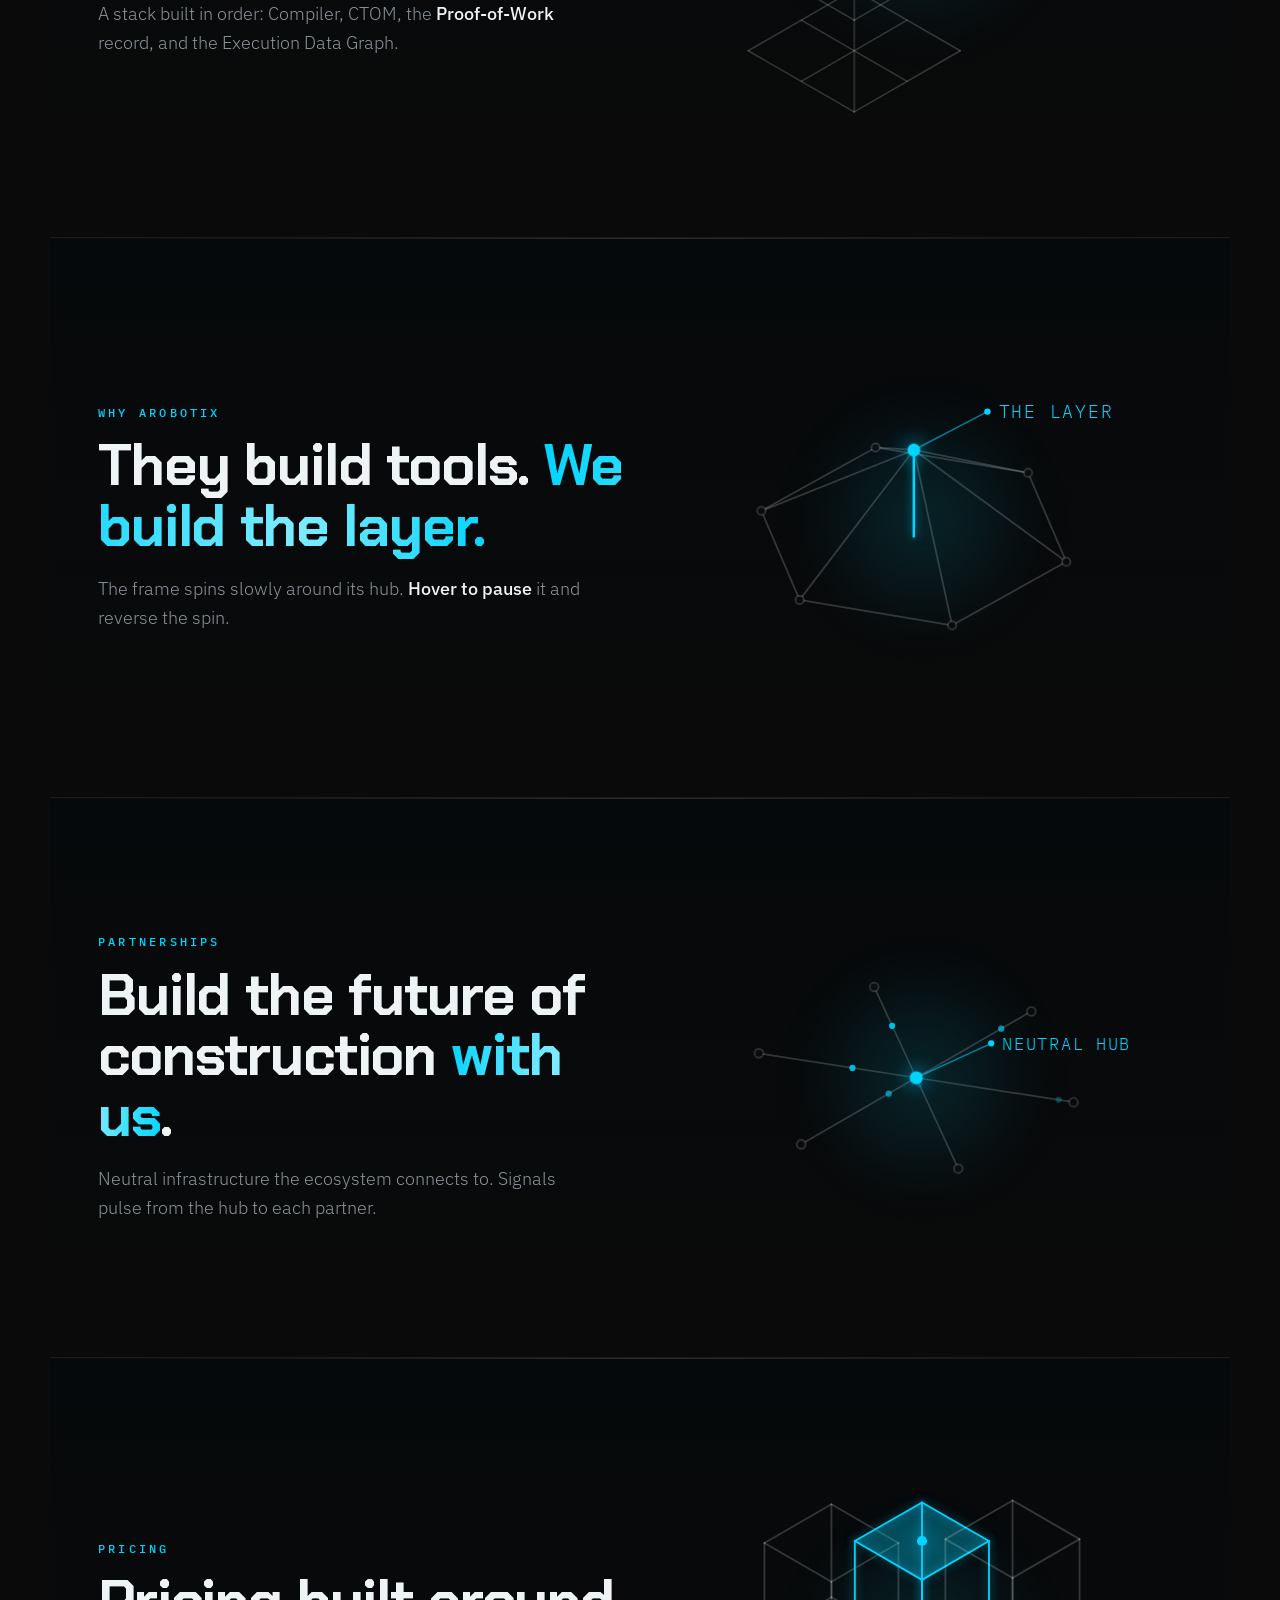
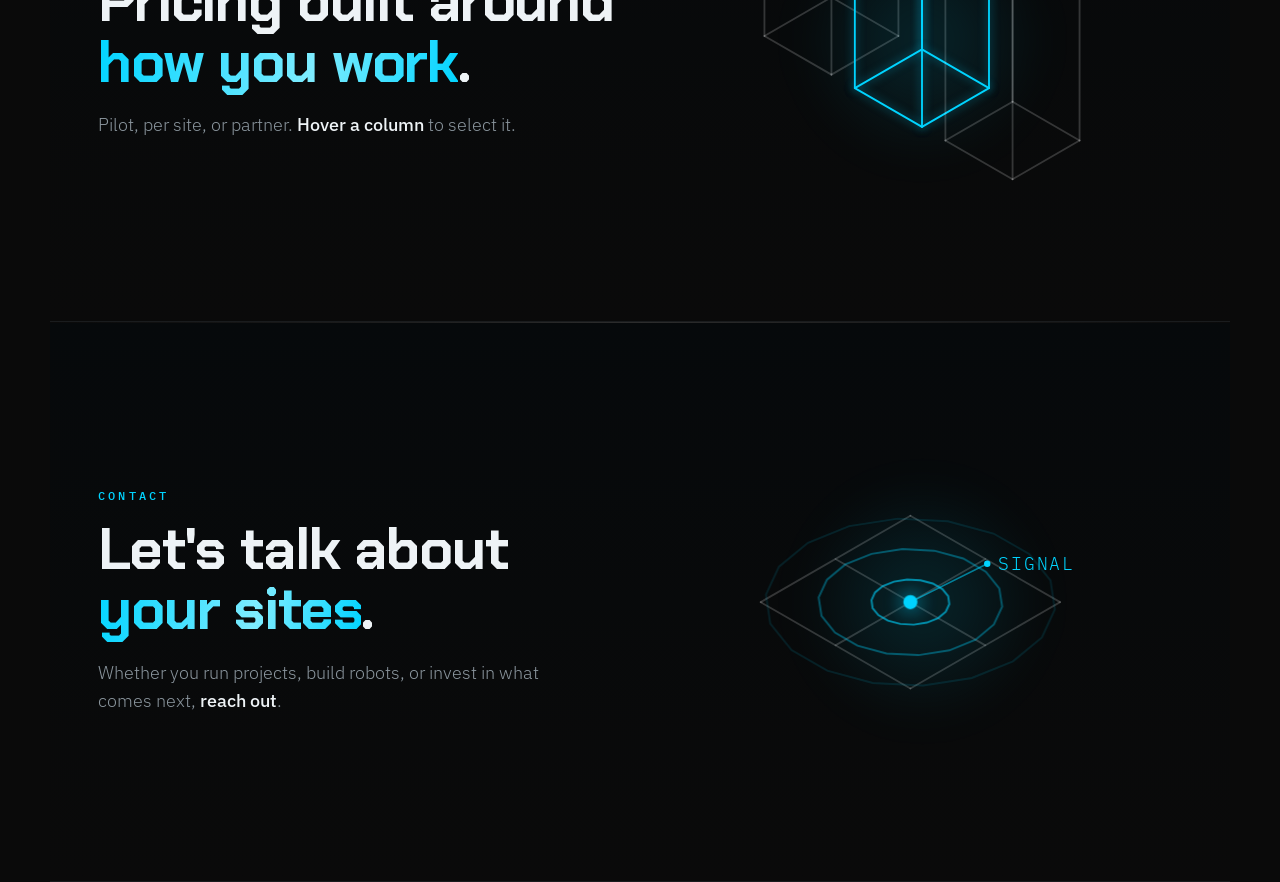
<file: hero-animations-demo.html>
<!DOCTYPE html>
<html lang="en"><head>
<meta charset="UTF-8"><meta name="viewport" content="width=device-width, initial-scale=1.0">
<title>AROBOTIX: Hero Animations (Demo)</title>
<link rel="preconnect" href="https://fonts.googleapis.com"><link rel="preconnect" href="https://fonts.gstatic.com" crossorigin>
<link href="https://fonts.googleapis.com/css2?family=Chakra+Petch:wght@500;600;700&family=IBM+Plex+Mono:wght@400;500;600&family=IBM+Plex+Sans:wght@300;400;500;600&display=swap" rel="stylesheet">
<style>
:root{--bg:#0a0a0a;--accent:#00d4ff;--text:#eef3f6;--muted:#8a959d;--muted-2:#5e676e;--line:rgba(255,255,255,.08);--line-2:rgba(255,255,255,.14);--edge:rgba(255,255,255,.18)}
*{margin:0;padding:0;box-sizing:border-box}
body{background:var(--bg);color:var(--text);font-family:'IBM Plex Sans',sans-serif;font-weight:300;line-height:1.6;-webkit-font-smoothing:antialiased;overflow-x:hidden}
.eyebrow{font-family:'IBM Plex Mono',monospace;font-size:.72rem;letter-spacing:.28em;text-transform:uppercase;color:var(--accent);font-weight:500}
.kicker{display:flex;align-items:center;gap:13px;margin-bottom:6px}
.lead{font-size:clamp(1rem,1.4vw,1.16rem);color:var(--muted);max-width:44ch}
.lead b{color:var(--text);font-weight:500}
.demo-label{font-family:'IBM Plex Mono',monospace;font-size:.66rem;letter-spacing:.2em;text-transform:uppercase;color:var(--muted-2);border:1px solid var(--line);border-radius:30px;padding:5px 14px;display:inline-block}
.divider{height:1px;background:linear-gradient(90deg,transparent,var(--line-2),transparent);max-width:1180px;margin:0 auto}
.hero-anim{max-width:1180px;margin:0 auto}
.hero-anim::before{display:none}

/* ============ HERO ANIMATIONS ============ */
.hero-anim{position:relative;padding:clamp(112px,16vw,152px) 24px clamp(50px,7vw,78px);overflow:hidden;border-bottom:1px solid var(--line);background:linear-gradient(180deg,#06090b,var(--bg))}
.hero-anim::before{content:"";position:absolute;inset:0;z-index:0;background-image:linear-gradient(var(--line) 1px,transparent 1px),linear-gradient(90deg,var(--line) 1px,transparent 1px);background-size:64px 64px;mask-image:radial-gradient(120% 95% at 12% 8%,#000 14%,transparent 70%);-webkit-mask-image:radial-gradient(120% 95% at 12% 8%,#000 14%,transparent 70%);opacity:.5}
.hero-anim .wrap{position:relative;z-index:1}
.hero-anim-grid{display:grid;grid-template-columns:1.02fr .98fr;align-items:center;gap:24px}
.hero-anim-copy h1{font-family:'Chakra Petch',sans-serif;font-weight:700;font-size:clamp(2.1rem,4.6vw,3.6rem);line-height:1.05;letter-spacing:-.02em;max-width:20ch;margin-top:14px}
.hero-anim-copy .lead{margin-top:22px}
.hero-anim .grad{background:linear-gradient(100deg,var(--accent),#7eecff 60%,var(--accent));-webkit-background-clip:text;background-clip:text;color:transparent}
.stage{position:relative;display:flex;align-items:center;justify-content:center;min-height:430px}
.stage svg{width:100%;max-width:470px;height:auto;overflow:visible;shape-rendering:geometricPrecision}
.stage .glow{position:absolute;width:56%;height:56%;border-radius:50%;background:radial-gradient(circle,rgba(0,212,255,.14),transparent 66%);filter:blur(22px);z-index:0;animation:breathe 6.5s ease-in-out infinite;pointer-events:none}
@keyframes breathe{0%,100%{opacity:.5;transform:scale(1)}50%{opacity:.85;transform:scale(1.07)}}
@media(max-width:900px){.hero-anim-grid{grid-template-columns:1fr;gap:6px}.stage{min-height:320px;order:2;margin-top:6px}.hero-anim-copy{order:1}.stage svg{max-width:380px}}

/* primitives */
.edge{stroke:var(--edge);stroke-width:1.1;fill:none;stroke-linecap:round;stroke-dasharray:1;stroke-dashoffset:1;animation:draw .9s cubic-bezier(.4,.7,.3,1) forwards;animation-delay:var(--d,0s)}
@keyframes draw{to{stroke-dashoffset:0}}
.edge.lit{stroke:var(--accent);stroke-width:1.6;filter:drop-shadow(0 0 4px rgba(0,212,255,.9))}
.hit{stroke:transparent;stroke-width:12;fill:none;pointer-events:stroke;cursor:pointer}
.hitp{fill:transparent;stroke:none;pointer-events:all;cursor:pointer}
.node{fill:#0a0a0a;stroke:var(--edge);stroke-width:1.1;opacity:0;animation:appear .5s ease forwards;animation-delay:var(--d,0s);transition:fill .16s,stroke .16s,r .16s}
@keyframes appear{to{opacity:1}}
.node.graph{cursor:pointer}
.node.lit{fill:var(--accent);stroke:var(--accent);filter:drop-shadow(0 0 5px rgba(0,212,255,.9))}
.focal{stroke:var(--accent);stroke-width:1.6;fill:none;stroke-linecap:round;filter:drop-shadow(0 0 3px rgba(0,212,255,.7));stroke-dasharray:1;stroke-dashoffset:1;animation:draw .85s ease forwards var(--fd,1.1s),fpulse 3.4s ease-in-out var(--fp,2s) infinite}
@keyframes fpulse{0%,100%{filter:drop-shadow(0 0 3px rgba(0,212,255,.5))}50%{filter:drop-shadow(0 0 9px rgba(0,212,255,.95))}}
.focal-fill{fill:rgba(0,212,255,.08);stroke:none;opacity:0;animation:appear .8s ease forwards var(--fd,1.5s);transition:fill .2s}
.focal-fill.solid{fill:rgba(0,212,255,.45)}
.focal-node{fill:var(--accent);stroke:none;filter:drop-shadow(0 0 6px var(--accent));opacity:0;animation:appear .5s ease forwards var(--fd,1.6s),npulse 3.4s ease-in-out var(--fp,2s) infinite}
@keyframes npulse{0%,100%{filter:drop-shadow(0 0 5px rgba(0,212,255,.7))}50%{filter:drop-shadow(0 0 11px rgba(0,212,255,1))}}
.scan{stroke:var(--accent);stroke-width:1.3;fill:rgba(0,212,255,.045);opacity:0;pointer-events:none}
.cell{fill:rgba(255,255,255,.03);stroke:none;transition:fill .2s,filter .2s;cursor:pointer}
.cell:hover,.cell.on{fill:rgba(0,212,255,.24);filter:drop-shadow(0 0 6px rgba(0,212,255,.5))}
.pulse{fill:var(--accent);stroke:none;opacity:0;pointer-events:none}
.ripple{fill:none;stroke:var(--accent);stroke-width:1.2;opacity:0;pointer-events:none}
.tag{opacity:0;animation:appear .7s ease forwards var(--d,2s);pointer-events:none}
.tag .t-line{stroke:var(--accent);stroke-width:1;opacity:.55}
.tag .t-dot{fill:var(--accent)}
.tag text{fill:var(--accent);font-family:'IBM Plex Mono',monospace;font-size:11px;letter-spacing:.1em;text-transform:uppercase}
/* pricing tiers */
.tier .edge{transition:stroke .2s,filter .2s}
.tier .t-fill{fill:rgba(0,212,255,.08);stroke:none;opacity:0;transition:opacity .2s,fill .2s}
.tier .t-node{fill:var(--accent);opacity:0;filter:drop-shadow(0 0 6px var(--accent));transition:opacity .2s}
.tier.sel .edge{stroke:var(--accent);filter:drop-shadow(0 0 3px rgba(0,212,255,.6))}
.tier.sel .t-fill{opacity:1;fill:rgba(0,212,255,.32)}
.tier.sel .t-node{opacity:1}
@media(prefers-reduced-motion:reduce){.edge,.node,.focal,.focal-fill,.focal-node,.tag{animation:none!important;opacity:1!important;stroke-dashoffset:0!important}}
</style>
</head><body>
<div style="text-align:center;padding:40px 20px 0"><span class="demo-label">Demo &middot; updated hover behaviors</span></div>
<section class="hero-anim" style="padding:64px 48px"><div class="hero-anim-grid">
  <div class="hero-anim-copy">
    <div class="kicker"><span class="eyebrow">About Us</span></div>
    <h1>We are building the layer construction has been missing.</h1>
    <p class="lead" style="margin-top:18px">The neutral coordination and verification layer between the <b>digital plan</b> and the <b>job site</b>. Hover a beam to light it; hover the cyan module to solidify it.</p>
  </div>
  <div class="stage"><div class="glow"></div><svg data-scene="about" aria-hidden="true"></svg></div>
</div></section>
<div class="divider"></div>
<section class="hero-anim" style="padding:64px 48px"><div class="hero-anim-grid">
  <div class="hero-anim-copy">
    <div class="kicker"><span class="eyebrow">The Platform</span></div>
    <h1>From a precise plan to <span class="grad">verified work</span>.</h1>
    <p class="lead" style="margin-top:18px">The compiler turns the model into sequenced tasks. <b>Hover any square</b> to highlight its points.</p>
  </div>
  <div class="stage"><div class="glow"></div><svg data-scene="platform" aria-hidden="true"></svg></div>
</div></section>
<div class="divider"></div>
<section class="hero-anim" style="padding:64px 48px"><div class="hero-anim-grid">
  <div class="hero-anim-copy">
    <div class="kicker"><span class="eyebrow">The Technology</span></div>
    <h1>The systems behind the <span class="grad">coordination layer</span>.</h1>
    <p class="lead" style="margin-top:18px">A stack built in order: Compiler, CTOM, the <b>Proof-of-Work</b> record, and the Execution Data Graph.</p>
  </div>
  <div class="stage"><div class="glow"></div><svg data-scene="tech" aria-hidden="true"></svg></div>
</div></section>
<div class="divider"></div>
<section class="hero-anim" style="padding:64px 48px"><div class="hero-anim-grid">
  <div class="hero-anim-copy">
    <div class="kicker"><span class="eyebrow">Why AROBOTIX</span></div>
    <h1>They build tools. <span class="grad">We build the layer.</span></h1>
    <p class="lead" style="margin-top:18px">The frame spins slowly around its hub. <b>Hover to pause</b> it and reverse the spin.</p>
  </div>
  <div class="stage"><div class="glow"></div><svg data-scene="why" aria-hidden="true"></svg></div>
</div></section>
<div class="divider"></div>
<section class="hero-anim" style="padding:64px 48px"><div class="hero-anim-grid">
  <div class="hero-anim-copy">
    <div class="kicker"><span class="eyebrow">Partnerships</span></div>
    <h1>Build the future of construction <span class="grad">with us</span>.</h1>
    <p class="lead" style="margin-top:18px">Neutral infrastructure the ecosystem connects to. Signals pulse from the hub to each partner.</p>
  </div>
  <div class="stage"><div class="glow"></div><svg data-scene="partners" aria-hidden="true"></svg></div>
</div></section>
<div class="divider"></div>
<section class="hero-anim" style="padding:64px 48px"><div class="hero-anim-grid">
  <div class="hero-anim-copy">
    <div class="kicker"><span class="eyebrow">Pricing</span></div>
    <h1>Pricing built around <span class="grad">how you work</span>.</h1>
    <p class="lead" style="margin-top:18px">Pilot, per site, or partner. <b>Hover a column</b> to select it.</p>
  </div>
  <div class="stage"><div class="glow"></div><svg data-scene="pricing" aria-hidden="true"></svg></div>
</div></section>
<div class="divider"></div>
<section class="hero-anim" style="padding:64px 48px"><div class="hero-anim-grid">
  <div class="hero-anim-copy">
    <div class="kicker"><span class="eyebrow">Contact</span></div>
    <h1>Let&#39;s talk about <span class="grad">your sites</span>.</h1>
    <p class="lead" style="margin-top:18px">Whether you run projects, build robots, or invest in what comes next, <b>reach out</b>.</p>
  </div>
  <div class="stage"><div class="glow"></div><svg data-scene="contact" aria-hidden="true"></svg></div>
</div></section>
<script>
/* ============ HERO ANIMATION ENGINE ============ */
(function(){
  if(!document.querySelector('svg[data-scene]')) return;
  const NS="http://www.w3.org/2000/svg";
  const ISO=Math.PI/6, COS=Math.cos(ISO), SIN=Math.sin(ISO);
  const reduce=matchMedia("(prefers-reduced-motion:reduce)").matches;
  const stages=[];
  const project=(x,y,z,S)=>[(x-y)*COS*S,(x+y)*SIN*S - z*S];
  function rotpt(p,c,yaw,pitch){
    let x=p[0]-c[0],y=p[1]-c[1],z=p[2]-c[2];
    let x1=x*Math.cos(yaw)-y*Math.sin(yaw), y1=x*Math.sin(yaw)+y*Math.cos(yaw);
    let y2=y1*Math.cos(pitch)-z*Math.sin(pitch), z2=y1*Math.sin(pitch)+z*Math.cos(pitch);
    return [x1+c[0], y2+c[1], z2+c[2]];
  }
  const el=t=>document.createElementNS(NS,t);

  function makeStage(svg, buildFn, S){
    S=S||52;
    const reg=[];
    const tgt=(parent)=> parent&&parent.el ? parent.el : svg;
    const api={
      group(cls){const g=el("g");if(cls)g.setAttribute("class",cls);svg.appendChild(g);return {el:g};},
      line(a,b,cls,delay,ids,parent){const e=el("line");e.setAttribute("pathLength","1");e.setAttribute("class",cls||"edge");
        if(delay!=null)e.style.setProperty("--d",delay+"s");if(ids){e.dataset.a=ids[0];e.dataset.b=ids[1];}
        tgt(parent).appendChild(e);const o={el:e,k:"line",a:a.slice(),b:b.slice()};reg.push(o);return o;},
      poly(pts,cls,delay,parent){const e=el("polygon");e.setAttribute("class",cls||"focal-fill");
        if(delay!=null)e.style.setProperty("--d",delay+"s");tgt(parent).appendChild(e);
        const o={el:e,k:"poly",pts:pts.map(p=>p.slice())};reg.push(o);return o;},
      node(p,cls,delay,r,idStr,parent){const e=el("circle");e.setAttribute("r",r||2.6);e.setAttribute("class",cls||"node");
        if(delay!=null)e.style.setProperty("--d",delay+"s");if(idStr)e.dataset.id=idStr;
        tgt(parent).appendChild(e);const o={el:e,k:"node",p:p.slice()};reg.push(o);return o;},
      tag(p,off,label,delay){const g=el("g");g.setAttribute("class","tag");if(delay!=null)g.style.setProperty("--d",delay+"s");
        const ln=el("line");ln.setAttribute("class","t-line");const dot=el("circle");dot.setAttribute("r","2");dot.setAttribute("class","t-dot");
        const tx=el("text");tx.textContent=label;if(off[0]<0)tx.setAttribute("text-anchor","end");
        g.appendChild(ln);g.appendChild(dot);g.appendChild(tx);svg.appendChild(g);
        const o={el:{ln,dot,tx},k:"tag",p:p.slice(),off};reg.push(o);return o;}
    };
    const st={svg,reg,center:[0,0,0],S,yaw:0,pitch:0,tyaw:0,pitch_t:0,spin:false,dir:1,paused:false,scene:null};
    const host=svg.parentNode;
    const scene=buildFn(api,{st,host,svg})||{}; st.scene=scene;
    let cx=0,cy=0,cz=0,n=0;
    reg.forEach(o=>{const ps=o.k==="line"?[o.a,o.b]:o.k==="poly"?o.pts:o.k==="node"?[o.p]:[];ps.forEach(p=>{cx+=p[0];cy+=p[1];cz+=p[2];n++;});});
    st.center=[cx/n,cy/n,cz/n];
    render(st,0); fit(st);
    if(st.spin){
      host.addEventListener("mouseenter",()=>{st.paused=true;st.dir*=-1;});
      host.addEventListener("mouseleave",()=>{st.paused=false;});
    }else{
      host.addEventListener("mousemove",e=>{const r=host.getBoundingClientRect();
        st.tyaw=((e.clientX-r.left)/r.width-0.5)*0.20; st.pitch_t=-((e.clientY-r.top)/r.height-0.5)*0.13;});
      host.addEventListener("mouseleave",()=>{st.tyaw=0;st.pitch_t=0; if(scene.leaveReset)scene.leaveReset();});
    }
    svg.querySelectorAll(".node.graph[data-id]").forEach(nd=>{
      nd.addEventListener("mouseenter",()=>{const id=nd.dataset.id;
        svg.querySelectorAll(".edge").forEach(e=>{if(e.dataset.a===id||e.dataset.b===id)e.classList.add("lit");});});
      nd.addEventListener("mouseleave",()=>svg.querySelectorAll(".edge.lit").forEach(e=>e.classList.remove("lit")));
    });
    stages.push(st);
  }
  function pr(st,p){const r=rotpt(p,st.center,st.yaw,st.pitch);return project(r[0],r[1],r[2],st.S);}
  function render(st,t){
    if(st.scene&&st.scene.tick)st.scene.tick(t,st.reg);
    st.reg.forEach(o=>{
      if(o.k==="line"){const a=pr(st,o.a),b=pr(st,o.b);
        o.el.setAttribute("x1",a[0].toFixed(1));o.el.setAttribute("y1",a[1].toFixed(1));o.el.setAttribute("x2",b[0].toFixed(1));o.el.setAttribute("y2",b[1].toFixed(1));}
      else if(o.k==="poly"){o.el.setAttribute("points",o.pts.map(p=>{const q=pr(st,p);return q[0].toFixed(1)+","+q[1].toFixed(1);}).join(" "));}
      else if(o.k==="node"){const a=pr(st,o.p);o.el.setAttribute("cx",a[0].toFixed(1));o.el.setAttribute("cy",a[1].toFixed(1));}
      else if(o.k==="tag"){const a=pr(st,o.p),dx=a[0]+o.off[0],dy=a[1]+o.off[1];
        o.el.ln.setAttribute("x1",a[0].toFixed(1));o.el.ln.setAttribute("y1",a[1].toFixed(1));o.el.ln.setAttribute("x2",dx.toFixed(1));o.el.ln.setAttribute("y2",dy.toFixed(1));
        o.el.dot.setAttribute("cx",dx.toFixed(1));o.el.dot.setAttribute("cy",dy.toFixed(1));
        o.el.tx.setAttribute("x",(dx+(o.off[0]<0?-7:7)).toFixed(1));o.el.tx.setAttribute("y",(dy+4).toFixed(1));}
    });
  }
  function fit(st){
    let minX=1e9,maxX=-1e9,minY=1e9,maxY=-1e9;
    st.reg.forEach(o=>{const ps=o.k==="line"?[o.a,o.b]:o.k==="poly"?o.pts:o.k==="node"?[o.p]:[];
      ps.forEach(p=>{const q=pr(st,p);minX=Math.min(minX,q[0]);maxX=Math.max(maxX,q[0]);minY=Math.min(minY,q[1]);maxY=Math.max(maxY,q[1]);});
      if(o.k==="tag"){const q=pr(st,o.p),ex=q[0]+o.off[0],ey=q[1]+o.off[1];minX=Math.min(minX,ex-60);maxX=Math.max(maxX,ex+60);minY=Math.min(minY,ey);maxY=Math.max(maxY,ey);}});
    const pad=46;
    st.svg.setAttribute("viewBox",`${(minX-pad).toFixed(1)} ${(minY-pad).toFixed(1)} ${(maxX-minX+pad*2).toFixed(1)} ${(maxY-minY+pad*2).toFixed(1)}`);
  }

  const SCENES={
    about(api){
      const NX=2,NY=2,NZ=3;
      const inF=(x,y,z)=>x>=1&&x<=2&&y>=0&&y<=1&&z>=2&&z<=3, fe=(a,b)=>inF(a[0],a[1],a[2])&&inF(b[0],b[1],b[2]);
      function E(a,b,d){const ln=api.line(a,b,"edge",d);const hit=api.line(a,b,"hit");
        hit.el.addEventListener("mouseenter",()=>ln.el.classList.add("lit"));
        hit.el.addEventListener("mouseleave",()=>ln.el.classList.remove("lit"));}
      for(let z=0;z<=NZ;z++){const d=.25+z*.15;
        for(let y=0;y<=NY;y++)for(let x=0;x<NX;x++)if(!fe([x,y,z],[x+1,y,z]))E([x,y,z],[x+1,y,z],d);
        for(let x=0;x<=NX;x++)for(let y=0;y<NY;y++)if(!fe([x,y,z],[x,y+1,z]))E([x,y,z],[x,y+1,z],d);}
      for(let x=0;x<=NX;x++)for(let y=0;y<=NY;y++)for(let z=0;z<NZ;z++){const d=.25+z*.15;if(!fe([x,y,z],[x,y,z+1]))E([x,y,z],[x,y,z+1],d);}
      const f1=api.poly([[1,0,3],[2,0,3],[2,1,3],[1,1,3]],"focal-fill",1.4);
      const f2=api.poly([[1,0,2],[2,0,2],[2,0,3],[1,0,3]],"focal-fill",1.5);
      const FE=[[[1,0,2],[2,0,2]],[[2,0,2],[2,1,2]],[[2,1,2],[1,1,2]],[[1,1,2],[1,0,2]],[[1,0,3],[2,0,3]],[[2,0,3],[2,1,3]],[[2,1,3],[1,1,3]],[[1,1,3],[1,0,3]],[[1,0,2],[1,0,3]],[[2,0,2],[2,0,3]],[[2,1,2],[2,1,3]],[[1,1,2],[1,1,3]]].map(e=>api.line(e[0],e[1],"focal"));
      for(let z=0;z<=NZ;z++)for(let x=0;x<=NX;x++)for(let y=0;y<=NY;y++)api.node([x,y,z],"node",.3+z*.15,2.6);
      api.node([2,0,3],"focal-node",1.6,3.4);
      const scan=api.poly([[0,0,0],[2,0,0],[2,2,0],[0,2,0]],"scan");
      api.tag([2,0,3],[44,-26],"Verified",2.1); api.tag([0,2,0],[-30,28],"BIM model",2.6);
      const solid=()=>{f1.el.classList.add("solid");f2.el.classList.add("solid");FE.forEach(e=>e.el.classList.add("lit"));};
      const off=()=>{f1.el.classList.remove("solid");f2.el.classList.remove("solid");FE.forEach(e=>e.el.classList.remove("lit"));};
      [[[1,0,3],[2,0,3],[2,1,3],[1,1,3]],[[1,0,2],[2,0,2],[2,0,3],[1,0,3]],[[2,0,2],[2,1,2],[2,1,3],[2,0,3]]].forEach(p=>{
        const h=api.poly(p,"hitp"); h.el.addEventListener("mouseenter",solid); h.el.addEventListener("mouseleave",off);});
      return {tick(t){const ph=(t*0.30)%1,z=ph*NZ;scan.pts.forEach(p=>p[2]=z);const op=ph<.12?ph/.12:(ph>.85?(1-ph)/.15:1);scan.el.style.opacity=(op*0.9).toFixed(2);}};
    },
    platform(api){
      const N=3, nid=(x,y)=>`c${x}${y}`, nodes={};
      for(let y=0;y<=N;y++)api.line([0,y,0],[N,y,0],"edge",.2+y*.08);
      for(let x=0;x<=N;x++)api.line([x,0,0],[x,N,0],"edge",.2+x*.08);
      for(let y=0;y<=N;y++)for(let x=0;x<=N;x++)nodes[nid(x,y)]=api.node([x,y,0],"node",.5+(x+y)*.05,2.4,nid(x,y));
      for(let y=0;y<N;y++)for(let x=0;x<N;x++){
        const cell=api.poly([[x+.12,y+.12,0],[x+.88,y+.12,0],[x+.88,y+.88,0],[x+.12,y+.88,0]],"cell",.6+(x+y)*.08);
        const corners=[nid(x,y),nid(x+1,y),nid(x+1,y+1),nid(x,y+1)];
        cell.el.addEventListener("mouseenter",()=>{cell.el.classList.add("on");corners.forEach(c=>nodes[c].el.classList.add("lit"));});
        cell.el.addEventListener("mouseleave",()=>{cell.el.classList.remove("on");corners.forEach(c=>nodes[c].el.classList.remove("lit"));});
      }
      const head=api.node([0,1.5,0],"focal-node",1.2,3.2);
      api.tag([N,0,0],[40,-22],"Task ready",2.0);
      return {tick(t){const k=Math.floor(t*0.8)%(N*N),cy=Math.floor(k/N),cx=k%N;head.p=[cx+.5,cy+.5,0];}};
    },
    tech(api){
      const zs=[0,1.5,3,4.5];
      zs.forEach((z,i)=>{const cls=i===2?"focal":"edge",d=.3+i*.22;
        api.line([0,0,z],[2,0,z],cls,d);api.line([2,0,z],[2,2,z],cls,d);api.line([2,2,z],[0,2,z],cls,d);api.line([0,2,z],[0,0,z],cls,d);
        api.line([1,0,z],[1,2,z],cls,d);api.line([0,1,z],[2,1,z],cls,d);
        if(i===2){api.poly([[0,0,z],[2,0,z],[2,2,z],[0,2,z]],"focal-fill",d+.3);api.node([1,1,z],"focal-node",d+.3,3.2);}});
      [0,1,2].forEach(i=>{api.line([0,0,zs[i]],[0,0,zs[i+1]],"edge",.5+i*.22);api.line([2,2,zs[i]],[2,2,zs[i+1]],"edge",.5+i*.22);});
      api.tag([2,0,3],[42,-18],"Proof-of-Work",2.3);
      return {};
    },
    why(api,ctx){
      const hub=[1.5,1.5,1],R=1.5,ring=[];
      for(let i=0;i<6;i++){const a=i/6*Math.PI*2;ring.push([1.5+Math.cos(a)*R,1.5+Math.sin(a)*R,0]);}
      ring.forEach((p,i)=>api.line(hub,p,"edge",.5+i*.12,["hub","r"+i]));
      for(let i=0;i<6;i++)api.line(ring[i],ring[(i+1)%6],"edge",1+i*.07,["r"+i,"r"+((i+1)%6)]);
      ring.forEach((p,i)=>api.node(p,"node graph",.6+i*.12,2.6,"r"+i));
      api.line(hub,[1.5,1.5,0],"focal");
      api.node(hub,"focal-node",1.4,4);
      api.tag(hub,[46,-24],"The layer",2.0);
      ctx.st.spin=true; ctx.st.dir=1;
      return {};
    },
    partners(api){
      const hub=[1.5,1.5,0],R=1.7,ring=[],dots=[];
      for(let i=0;i<6;i++){const a=i/6*Math.PI*2+Math.PI/6;ring.push([1.5+Math.cos(a)*R,1.5+Math.sin(a)*R,0]);}
      ring.forEach((p,i)=>{api.line(hub,p,"edge",.4+i*.1,["hub","p"+i]);dots.push({d:api.node([hub[0],hub[1],0],"pulse",null,2),p});});
      ring.forEach((p,i)=>api.node(p,"node graph",.5+i*.1,2.8,"p"+i));
      api.node(hub,"focal-node",1.2,4.2);
      api.tag(hub,[48,-22],"Neutral hub",1.9);
      return {tick(t){dots.forEach((o,i)=>{const ph=((t*0.5)+(i/6))%1;o.d.p=[hub[0]+(o.p[0]-hub[0])*ph,hub[1]+(o.p[1]-hub[1])*ph,0];o.d.el.style.opacity=(0.9*Math.sin(ph*Math.PI)).toFixed(2);});}};
    },
    pricing(api){
      const tiers=[1.2,1.9,2.6],featured=1,groups=[];
      tiers.forEach((h,i)=>{
        const g=api.group("tier"+(i===featured?" sel":"")); const d=.3+i*.2, x=i*1.35;
        const c=[[x,0],[x+1,0],[x+1,1],[x,1]];
        for(let k=0;k<4;k++)api.line([c[k][0],c[k][1],0],[c[k][0],c[k][1],h],"edge",d,null,g);
        [0,h].forEach(z=>{for(let k=0;k<4;k++)api.line([c[k][0],c[k][1],z],[c[(k+1)%4][0],c[(k+1)%4][1],z],"edge",d,null,g);});
        api.poly([[x,0,h],[x+1,0,h],[x+1,1,h],[x,1,h]],"t-fill",null,g);
        api.node([x+.5,.5,h],"t-node",null,3,null,g);
        [[[x,0,h],[x+1,0,h],[x+1,1,h],[x,1,h]],[[x,0,0],[x+1,0,0],[x+1,0,h],[x,0,h]],[[x+1,0,0],[x+1,1,0],[x+1,1,h],[x+1,0,h]]].forEach(p=>{
          const hp=api.poly(p,"hitp",null,g);
          hp.el.addEventListener("mouseenter",()=>{groups.forEach(gg=>gg.el.classList.remove("sel"));g.el.classList.add("sel");});
        });
        groups.push(g);
      });
      return {leaveReset(){groups.forEach((g,i)=>g.el.classList.toggle("sel",i===featured));}};
    },
    contact(api){
      for(let y=0;y<=2;y++)api.line([0,y,0],[2,y,0],"edge",.2+y*.1);
      for(let x=0;x<=2;x++)api.line([x,0,0],[x,2,0],"edge",.2+x*.1);
      const c=[1,1,0];
      api.node(c,"focal-node",1,4.4);
      const ringPts=(rad)=>{const a=[];for(let i=0;i<18;i++){const an=i/18*Math.PI*2;a.push([c[0]+Math.cos(an)*rad,c[1]+Math.sin(an)*rad,0]);}return a;};
      const rings=[api.poly(ringPts(.1),"ripple"),api.poly(ringPts(.1),"ripple"),api.poly(ringPts(.1),"ripple")];
      api.tag(c,[48,-24],"Signal",1.6);
      return {tick(t){rings.forEach((rg,i)=>{const ph=((t*0.55)+(i/3))%1,rad=.1+ph*1.5,np=ringPts(rad);rg.pts.forEach((p,k)=>{p[0]=np[k][0];p[1]=np[k][1];});rg.el.style.opacity=((1-ph)*0.75).toFixed(2);});}};
    }
  };

  document.querySelectorAll("svg[data-scene]").forEach(svg=>{
    const name=svg.dataset.scene; if(!SCENES[name])return;
    const scale={tech:46,pricing:46,about:50,why:54,partners:50,contact:54}[name]||52;
    makeStage(svg, SCENES[name], scale);
  });
  if(!reduce){
    let t0=performance.now(), last=t0;
    (function loop(now){const t=(now-t0)/1000, dt=Math.min(.05,(now-last)/1000); last=now;
      stages.forEach(st=>{ if(st.spin){ if(!st.paused) st.yaw+=st.dir*0.32*dt; } else { st.yaw+=(st.tyaw-st.yaw)*0.08; st.pitch+=(st.pitch_t-st.pitch)*0.08; } render(st,t); });
      requestAnimationFrame(loop);})(t0);
  }
})();
</script>
</body></html>
</file>
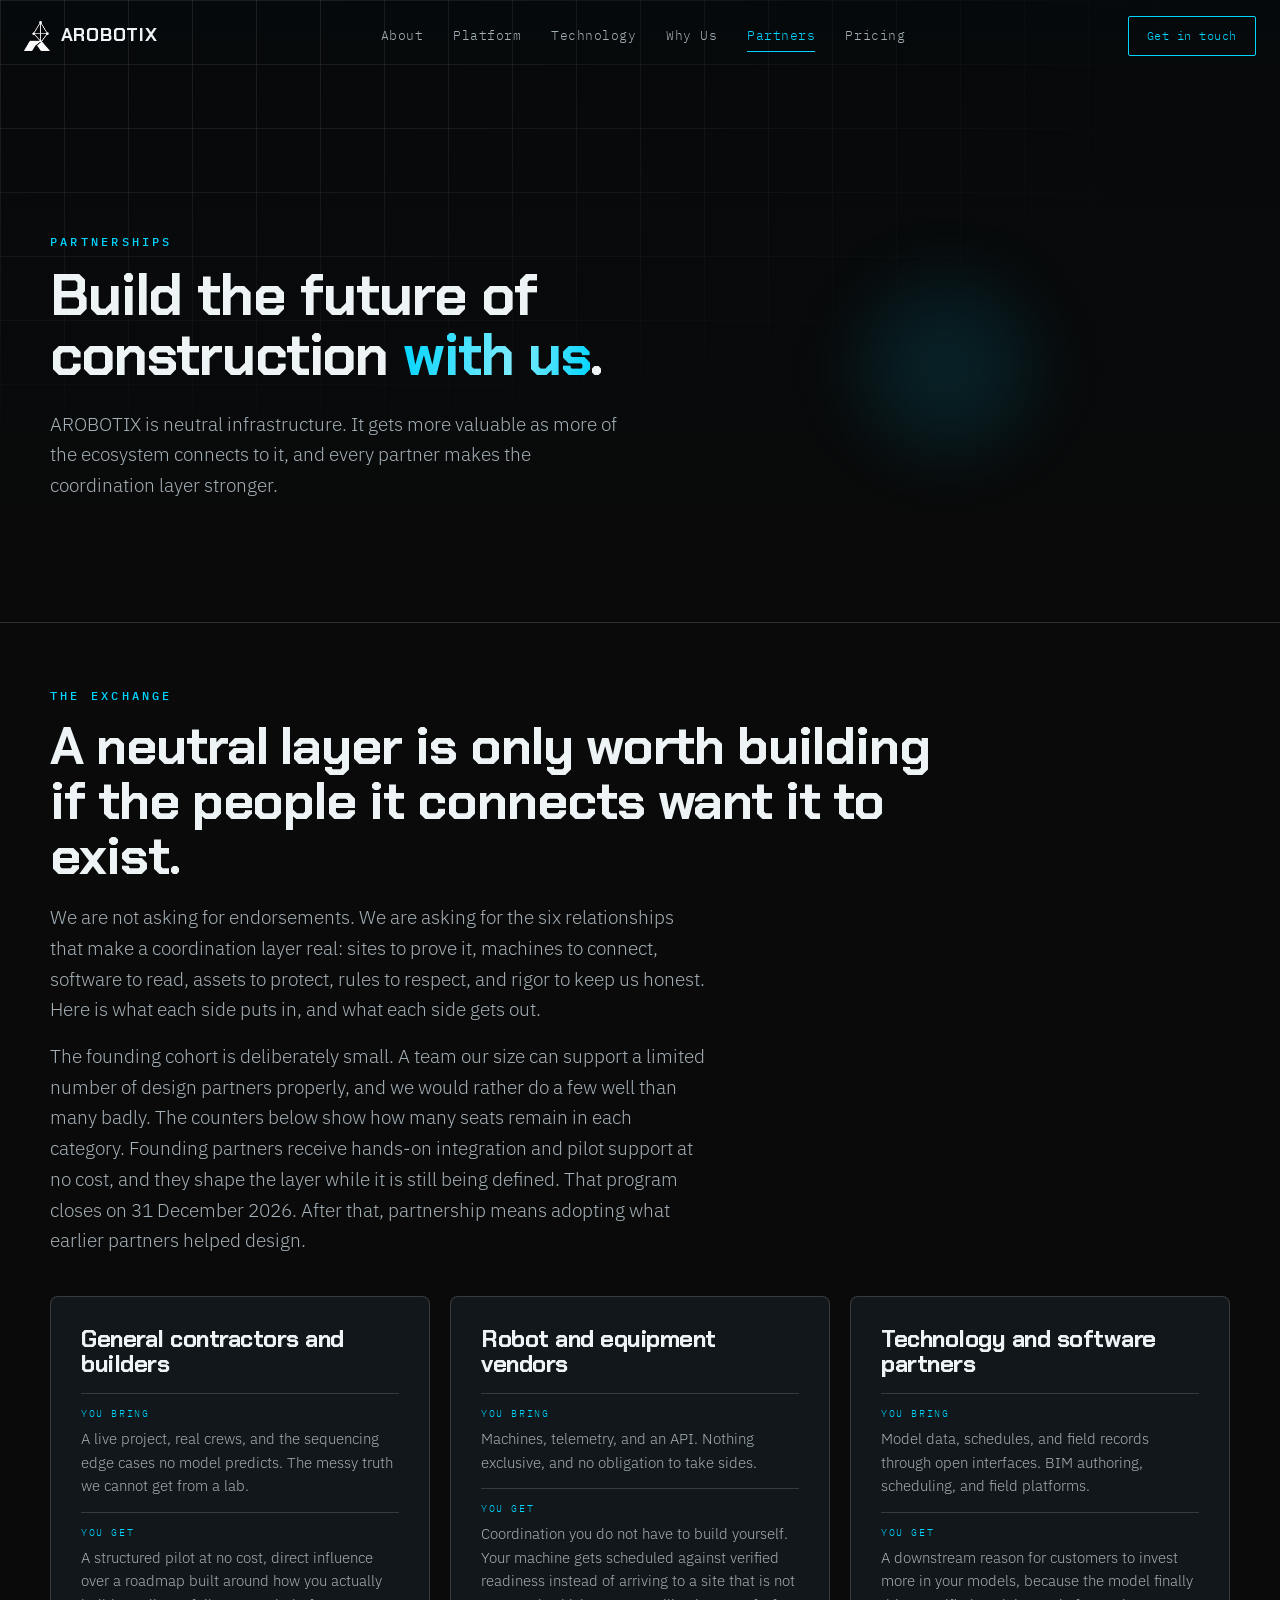
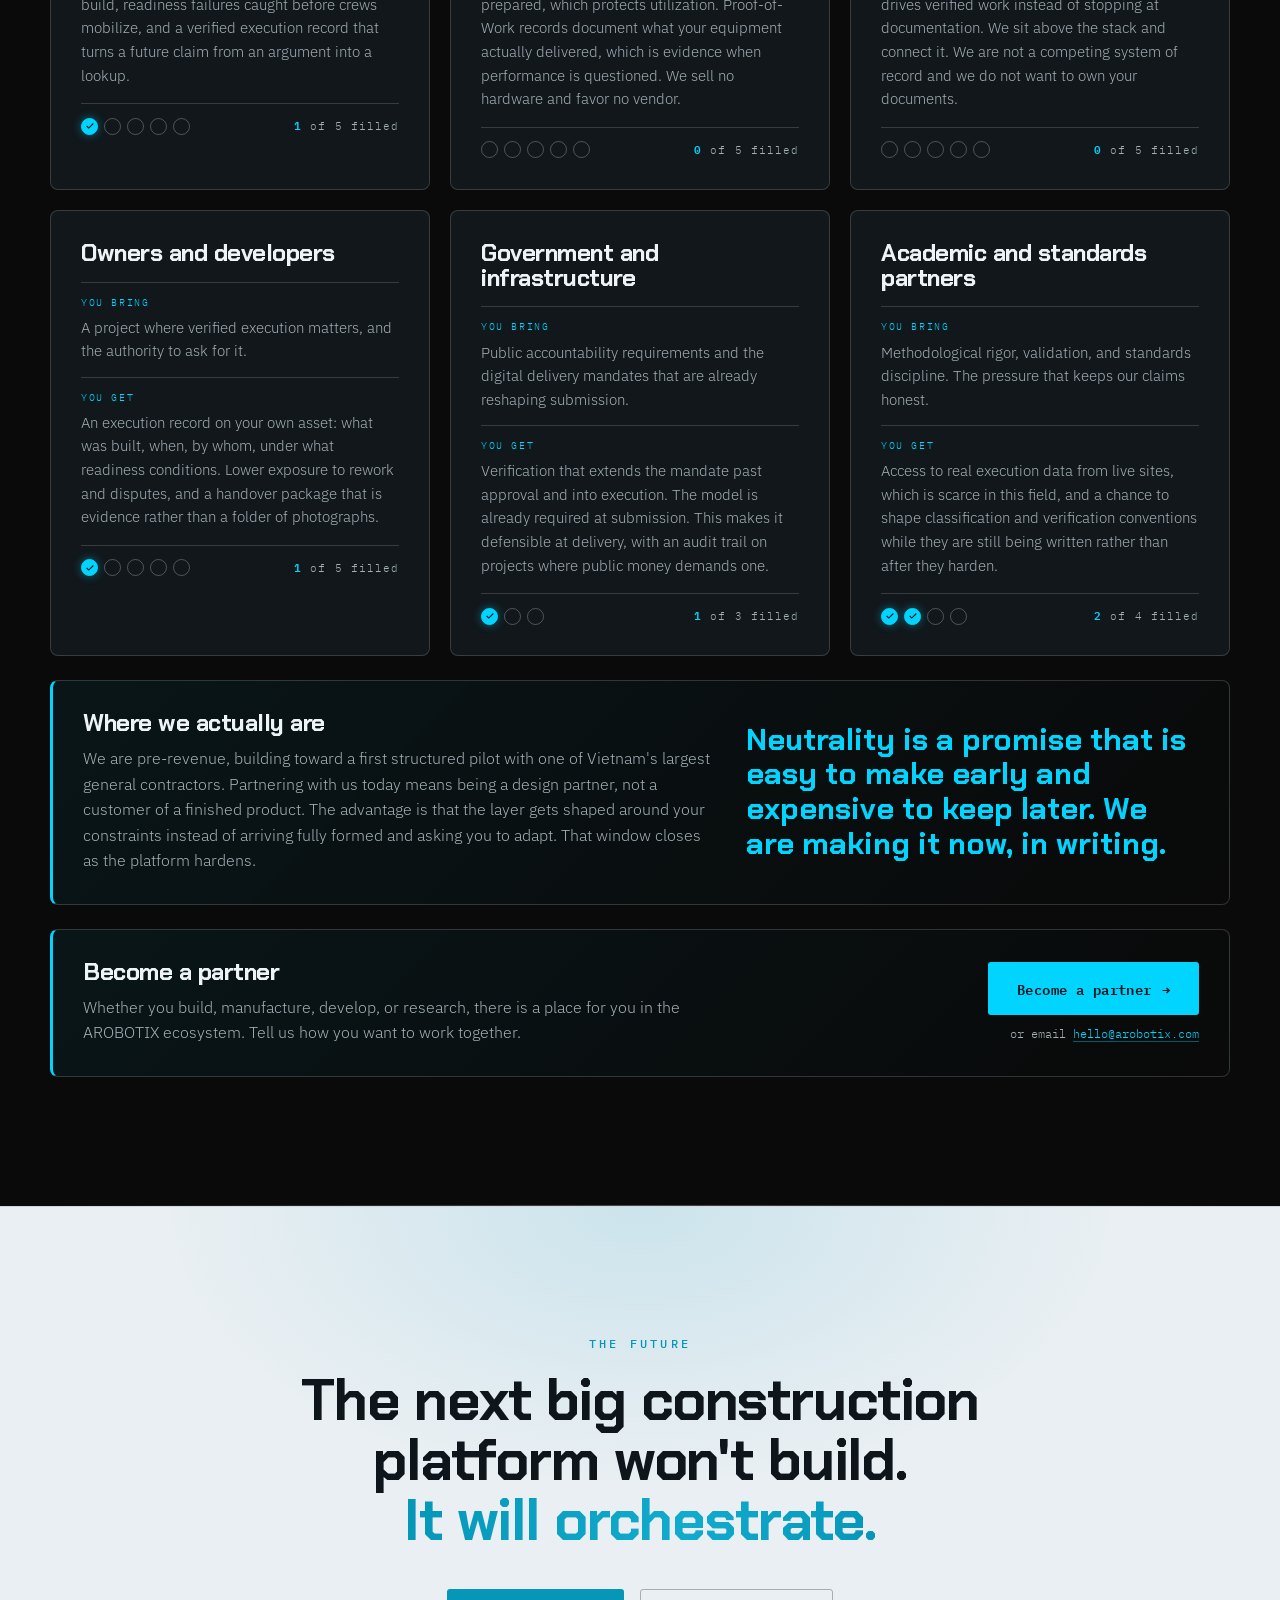
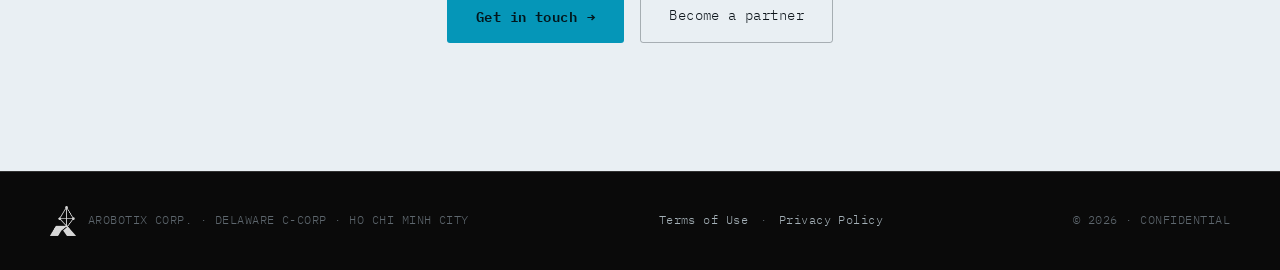
<file: partners.html>
<!DOCTYPE html>
<html lang="en">
<head>
<meta charset="UTF-8">
<meta name="viewport" content="width=device-width, initial-scale=1.0">
<title>AROBOTIX: Partnerships</title>
<meta name="description" content="Partner with AROBOTIX across the construction value chain. Neutral infrastructure that compounds as the ecosystem connects.">
<!-- Favicon -->
<link rel="icon" type="image/svg+xml" href="icon.svg">
<link rel="icon" href="favicon.ico" sizes="any">
<link rel="icon" type="image/png" sizes="32x32" href="favicon-32.png">
<link rel="icon" type="image/png" sizes="16x16" href="favicon-16.png">
<link rel="icon" type="image/png" sizes="192x192" href="favicon-192.png">
<link rel="apple-touch-icon" sizes="180x180" href="apple-touch-icon.png">
<meta name="theme-color" content="#0a0a0a">

<!-- Open Graph (link preview) -->
<meta property="og:type" content="website">
<meta property="og:site_name" content="AROBOTIX">
<meta property="og:title" content="AROBOTIX: The Coordination Layer for Modern Construction">
<meta property="og:description" content="The plan says one thing, the site does another, and nobody can prove what happened. AROBOTIX is the neutral coordination and verification layer between the digital plan and the job site, creating a defensible record of what actually got built. As automation arrives on site, the same layer coordinates it too.">
<meta property="og:url" content="https://www.arobotix.com/">
<meta property="og:image" content="https://www.arobotix.com/arobotix-hero-poster.jpg">
<meta property="og:image:width" content="1280">
<meta property="og:image:height" content="720">
<meta property="og:image:alt" content="AROBOTIX: robots and machines on an automated construction site at night">

<!-- Twitter / X card -->
<meta name="twitter:card" content="summary_large_image">
<meta name="twitter:title" content="AROBOTIX: The Coordination Layer for Modern Construction">
<meta name="twitter:description" content="The neutral coordination and verification layer between the digital plan and the job site, with a defensible record of what actually got built.">
<meta name="twitter:image" content="https://www.arobotix.com/arobotix-hero-poster.jpg">
<link rel="preconnect" href="https://fonts.googleapis.com">
<link rel="preconnect" href="https://fonts.gstatic.com" crossorigin>
<link href="https://fonts.googleapis.com/css2?family=Chakra+Petch:wght@500;600;700&family=IBM+Plex+Mono:wght@400;500;600&family=IBM+Plex+Sans:wght@300;400;500;600&display=swap" rel="stylesheet">
<link rel="stylesheet" href="styles.css">
</head>
<body>
<!-- NAV -->
<nav id="nav">
  <a class="brand" href="index.html">
    <img src="arobotix-logo-white.png" alt="AROBOTIX logo">
    <span class="wordmark">AROBOTIX</span>
  </a>
  <div class="navlinks">
    <a href="about.html">About</a>
    <a href="platform.html">Platform</a>
    <a href="technology.html">Technology</a>
    <a href="why.html">Why Us</a>
    <a href="partners.html" class="active">Partners</a>
    <a href="pricing.html">Pricing</a>
  </div>
  <div class="nav-right">
    <a class="nav-cta" href="contact.html">Get in touch</a>
    <button class="nav-toggle" aria-label="Open menu" aria-expanded="false"><span></span><span></span><span></span></button>
  </div>
  <div class="mobile-menu" id="mobileMenu">
    <a href="about.html">About</a>
    <a href="platform.html">Platform</a>
    <a href="technology.html">Technology</a>
    <a href="why.html">Why Us</a>
    <a href="partners.html" class="active">Partners</a>
    <a href="pricing.html">Pricing</a>
    <a href="contact.html">Get in touch</a>
  </div>
</nav>
<!-- PAGE HERO -->
<header class="hero-anim">
  <div class="wrap hero-anim-grid">
    <div class="hero-anim-copy">
      <div class="kicker reveal in"><span class="eyebrow">Partnerships</span></div>
    <h1 class="reveal in d1">Build the future of construction <span class="grad">with us</span>.</h1>
    <p class="lead reveal in d2">AROBOTIX is neutral infrastructure. It gets more valuable as more of the ecosystem connects to it, and every partner makes the coordination layer stronger.</p>
    </div>
    <div class="stage"><div class="glow"></div><svg data-scene="partners" aria-hidden="true"></svg></div>
  </div>
</header>

<!-- PARTNERS -->
<section class="section" id="partners">
  <div class="wrap">
    <div class="eyebrow reveal">The Exchange</div>
    <h2 class="reveal d1" style="margin-top:14px;max-width:26ch">A neutral layer is only worth building if the people it connects want it to exist.</h2>
    <p class="lead reveal d2" style="margin-top:18px">We are not asking for endorsements. We are asking for the six relationships that make a coordination layer real: sites to prove it, machines to connect, software to read, assets to protect, rules to respect, and rigor to keep us honest. Here is what each side puts in, and what each side gets out.</p>
    <p class="lead reveal d2" style="margin-top:16px">The founding cohort is deliberately small. A team our size can support a limited number of design partners properly, and we would rather do a few well than many badly. The counters below show how many seats remain in each category. Founding partners receive hands-on integration and pilot support at no cost, and they shape the layer while it is still being defined. That program closes on 31 December 2026. After that, partnership means adopting what earlier partners helped design.</p>

    <div class="grid g3" style="margin-top:40px">

      <div class="card litbox reveal">
        <h3>General contractors and builders</h3>
        <div class="pv">
          <span class="lbl">You bring</span>
          <p>A live project, real crews, and the sequencing edge cases no model predicts. The messy truth we cannot get from a lab.</p>
        </div>
        <div class="pv">
          <span class="lbl">You get</span>
          <p>A structured pilot at no cost, direct influence over a roadmap built around how you actually build, readiness failures caught before crews mobilize, and a verified execution record that turns a future claim from an argument into a lookup.</p>
        </div>
        <div class="slots">
          <div class="dots"><span class="dot on"><svg viewBox="0 0 24 24"><path d="M4 12l5 5L20 6"/></svg></span><span class="dot"><svg viewBox="0 0 24 24"><path d="M4 12l5 5L20 6"/></svg></span><span class="dot"><svg viewBox="0 0 24 24"><path d="M4 12l5 5L20 6"/></svg></span><span class="dot"><svg viewBox="0 0 24 24"><path d="M4 12l5 5L20 6"/></svg></span><span class="dot"><svg viewBox="0 0 24 24"><path d="M4 12l5 5L20 6"/></svg></span></div>
          <span class="cnt"><b>1</b> of 5 filled</span>
        </div>
      </div>

      <div class="card litbox reveal d1">
        <h3>Robot and equipment vendors</h3>
        <div class="pv">
          <span class="lbl">You bring</span>
          <p>Machines, telemetry, and an API. Nothing exclusive, and no obligation to take sides.</p>
        </div>
        <div class="pv">
          <span class="lbl">You get</span>
          <p>Coordination you do not have to build yourself. Your machine gets scheduled against verified readiness instead of arriving to a site that is not prepared, which protects utilization. Proof-of-Work records document what your equipment actually delivered, which is evidence when performance is questioned. We sell no hardware and favor no vendor.</p>
        </div>
        <div class="slots">
          <div class="dots"><span class="dot"><svg viewBox="0 0 24 24"><path d="M4 12l5 5L20 6"/></svg></span><span class="dot"><svg viewBox="0 0 24 24"><path d="M4 12l5 5L20 6"/></svg></span><span class="dot"><svg viewBox="0 0 24 24"><path d="M4 12l5 5L20 6"/></svg></span><span class="dot"><svg viewBox="0 0 24 24"><path d="M4 12l5 5L20 6"/></svg></span><span class="dot"><svg viewBox="0 0 24 24"><path d="M4 12l5 5L20 6"/></svg></span></div>
          <span class="cnt"><b>0</b> of 5 filled</span>
        </div>
      </div>

      <div class="card litbox reveal d2">
        <h3>Technology and software partners</h3>
        <div class="pv">
          <span class="lbl">You bring</span>
          <p>Model data, schedules, and field records through open interfaces. BIM authoring, scheduling, and field platforms.</p>
        </div>
        <div class="pv">
          <span class="lbl">You get</span>
          <p>A downstream reason for customers to invest more in your models, because the model finally drives verified work instead of stopping at documentation. We sit above the stack and connect it. We are not a competing system of record and we do not want to own your documents.</p>
        </div>
        <div class="slots">
          <div class="dots"><span class="dot"><svg viewBox="0 0 24 24"><path d="M4 12l5 5L20 6"/></svg></span><span class="dot"><svg viewBox="0 0 24 24"><path d="M4 12l5 5L20 6"/></svg></span><span class="dot"><svg viewBox="0 0 24 24"><path d="M4 12l5 5L20 6"/></svg></span><span class="dot"><svg viewBox="0 0 24 24"><path d="M4 12l5 5L20 6"/></svg></span><span class="dot"><svg viewBox="0 0 24 24"><path d="M4 12l5 5L20 6"/></svg></span></div>
          <span class="cnt"><b>0</b> of 5 filled</span>
        </div>
      </div>

      <div class="card litbox reveal">
        <h3>Owners and developers</h3>
        <div class="pv">
          <span class="lbl">You bring</span>
          <p>A project where verified execution matters, and the authority to ask for it.</p>
        </div>
        <div class="pv">
          <span class="lbl">You get</span>
          <p>An execution record on your own asset: what was built, when, by whom, under what readiness conditions. Lower exposure to rework and disputes, and a handover package that is evidence rather than a folder of photographs.</p>
        </div>
        <div class="slots">
          <div class="dots"><span class="dot on"><svg viewBox="0 0 24 24"><path d="M4 12l5 5L20 6"/></svg></span><span class="dot"><svg viewBox="0 0 24 24"><path d="M4 12l5 5L20 6"/></svg></span><span class="dot"><svg viewBox="0 0 24 24"><path d="M4 12l5 5L20 6"/></svg></span><span class="dot"><svg viewBox="0 0 24 24"><path d="M4 12l5 5L20 6"/></svg></span><span class="dot"><svg viewBox="0 0 24 24"><path d="M4 12l5 5L20 6"/></svg></span></div>
          <span class="cnt"><b>1</b> of 5 filled</span>
        </div>
      </div>

      <div class="card litbox reveal d1">
        <h3>Government and infrastructure</h3>
        <div class="pv">
          <span class="lbl">You bring</span>
          <p>Public accountability requirements and the digital delivery mandates that are already reshaping submission.</p>
        </div>
        <div class="pv">
          <span class="lbl">You get</span>
          <p>Verification that extends the mandate past approval and into execution. The model is already required at submission. This makes it defensible at delivery, with an audit trail on projects where public money demands one.</p>
        </div>
        <div class="slots">
          <div class="dots"><span class="dot on"><svg viewBox="0 0 24 24"><path d="M4 12l5 5L20 6"/></svg></span><span class="dot"><svg viewBox="0 0 24 24"><path d="M4 12l5 5L20 6"/></svg></span><span class="dot"><svg viewBox="0 0 24 24"><path d="M4 12l5 5L20 6"/></svg></span></div>
          <span class="cnt"><b>1</b> of 3 filled</span>
        </div>
      </div>

      <div class="card litbox reveal d2">
        <h3>Academic and standards partners</h3>
        <div class="pv">
          <span class="lbl">You bring</span>
          <p>Methodological rigor, validation, and standards discipline. The pressure that keeps our claims honest.</p>
        </div>
        <div class="pv">
          <span class="lbl">You get</span>
          <p>Access to real execution data from live sites, which is scarce in this field, and a chance to shape classification and verification conventions while they are still being written rather than after they harden.</p>
        </div>
        <div class="slots">
          <div class="dots"><span class="dot on"><svg viewBox="0 0 24 24"><path d="M4 12l5 5L20 6"/></svg></span><span class="dot on"><svg viewBox="0 0 24 24"><path d="M4 12l5 5L20 6"/></svg></span><span class="dot"><svg viewBox="0 0 24 24"><path d="M4 12l5 5L20 6"/></svg></span><span class="dot"><svg viewBox="0 0 24 24"><path d="M4 12l5 5L20 6"/></svg></span></div>
          <span class="cnt"><b>2</b> of 4 filled</span>
        </div>
      </div>

    </div>

    <div class="gapbox reveal d1" style="margin-top:24px">
      <div>
        <h3 style="margin-bottom:10px">Where we actually are</h3>
        <p style="color:var(--muted)">We are pre-revenue, building toward a first structured pilot with one of Vietnam's largest general contractors. Partnering with us today means being a design partner, not a customer of a finished product. The advantage is that the layer gets shaped around your constraints instead of arriving fully formed and asking you to adapt. That window closes as the platform hardens.</p>
      </div>
      <div style="display:flex;align-items:center">
        <div class="big">Neutrality is a promise that is easy to make early and expensive to keep later. We are making it now, in writing.</div>
      </div>
    </div>

    <div class="gapbox reveal d1" style="margin-top:24px;align-items:center">
      <div>
        <h3 style="margin-bottom:10px">Become a partner</h3>
        <p style="color:var(--muted)">Whether you build, manufacture, develop, or research, there is a place for you in the AROBOTIX ecosystem. Tell us how you want to work together.</p>
      </div>
      <div style="display:flex;flex-direction:column;align-items:flex-end;justify-content:center;gap:10px">
        <a class="btn btn-primary" href="mailto:hello@arobotix.com?subject=AROBOTIX%20Partnership">Become a partner <span>&#8594;</span></a>
        <span style="font-family:'IBM Plex Mono',monospace;font-size:.74rem;color:var(--muted)">or email <a href="mailto:hello@arobotix.com" style="color:var(--accent);border-bottom:1px solid rgba(0,212,255,.4)">hello@arobotix.com</a></span>
      </div>
    </div>
  </div>
</section>

<div class="divider"></div>

<!-- CTA -->
<section class="section cta">
  <div class="wrap">
    <div class="eyebrow reveal" style="text-align:center">The Future</div>
    <h2 class="reveal d1" style="margin-top:18px">The next big construction platform won't build.<br><span class="grad">It will orchestrate.</span></h2>
    <div class="hero-actions reveal d2" style="justify-content:center;margin-top:38px">
      <a class="btn btn-primary" href="contact.html">Get in touch <span>&#8594;</span></a>
      <a class="btn btn-ghost" href="partners.html">Become a partner</a>
    </div>
  </div>
</section>
<footer>
  <div class="wrap">
    <span style="display:flex;align-items:center;gap:12px"><img src="arobotix-logo-white.png" alt="AROBOTIX" style="height:30px;width:auto;opacity:.85">AROBOTIX CORP. · DELAWARE C-CORP · HO CHI MINH CITY</span>
    <span class="legal"><a href="terms.html">Terms of Use</a> · <a href="privacy.html">Privacy Policy</a></span>
    <span>© 2026 · CONFIDENTIAL</span>
  </div>
</footer>
<script src="main.js"></script>
</body>
</html>
</file>
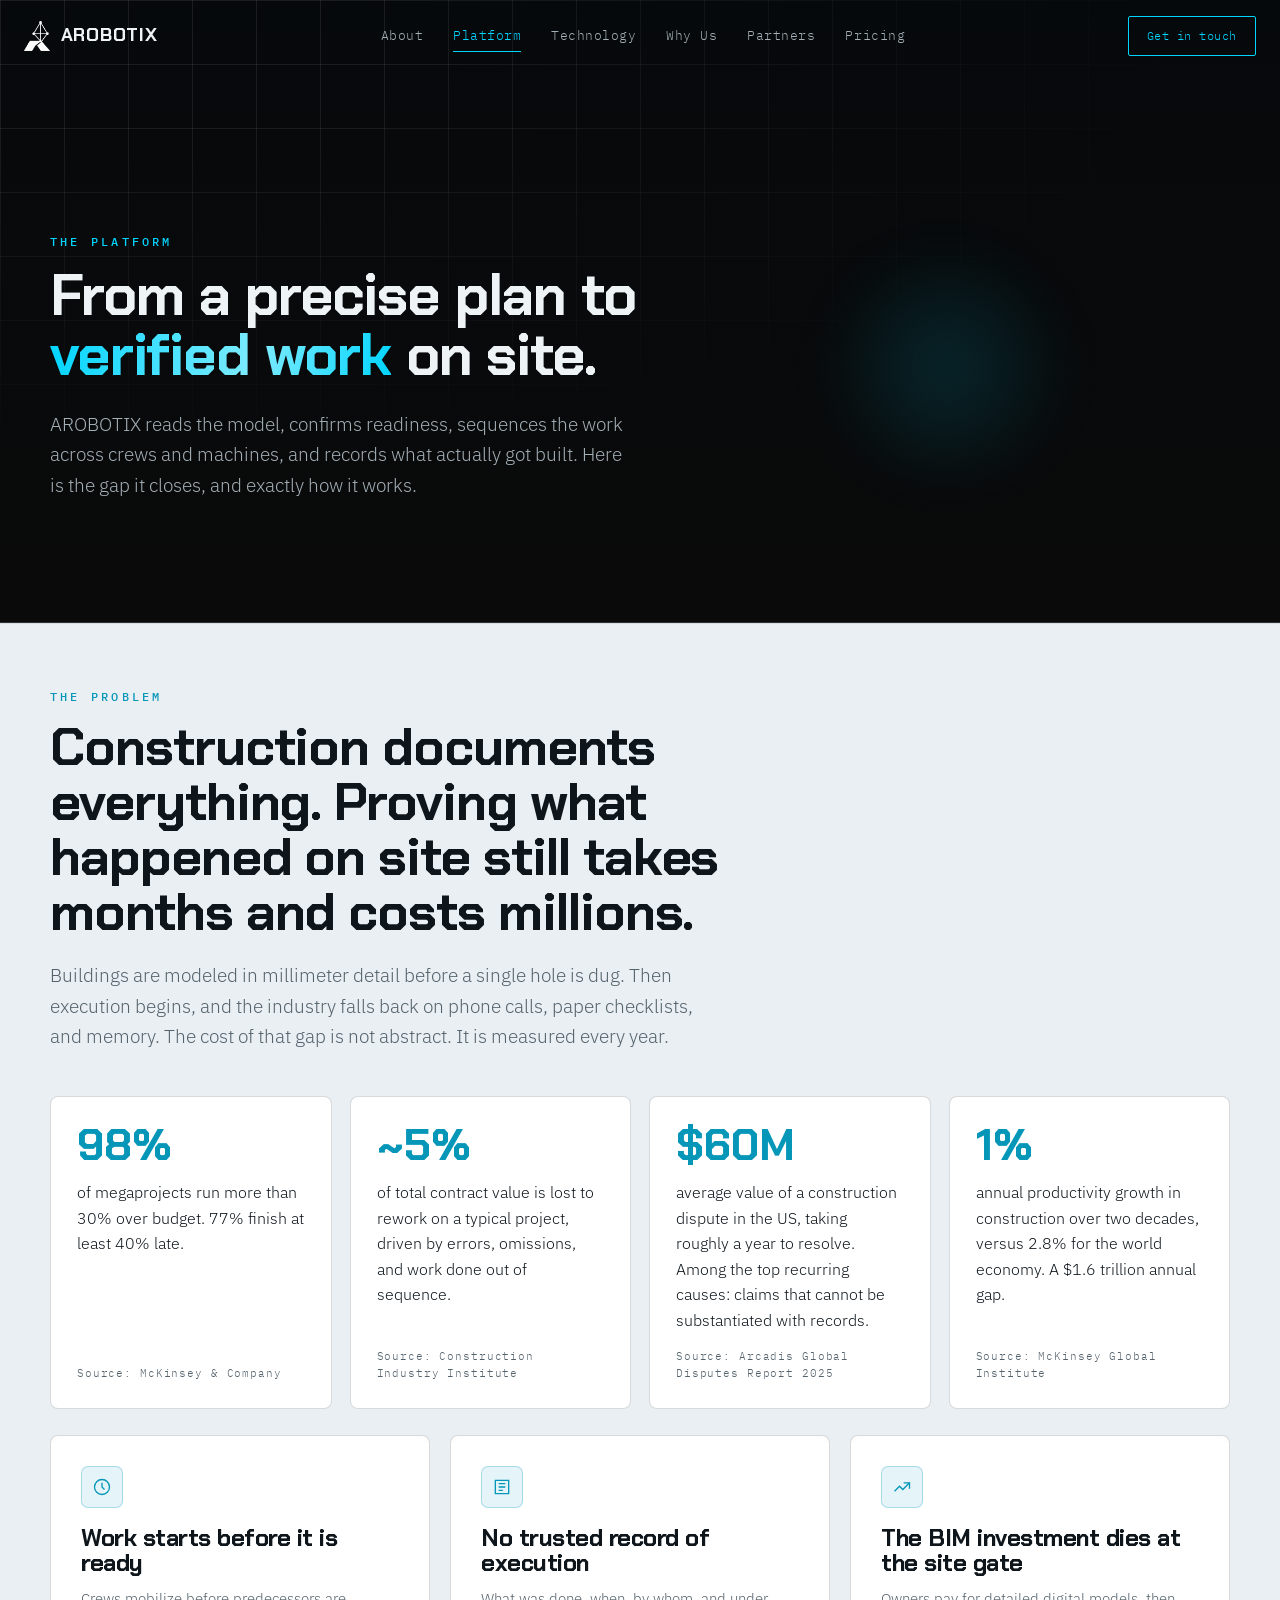
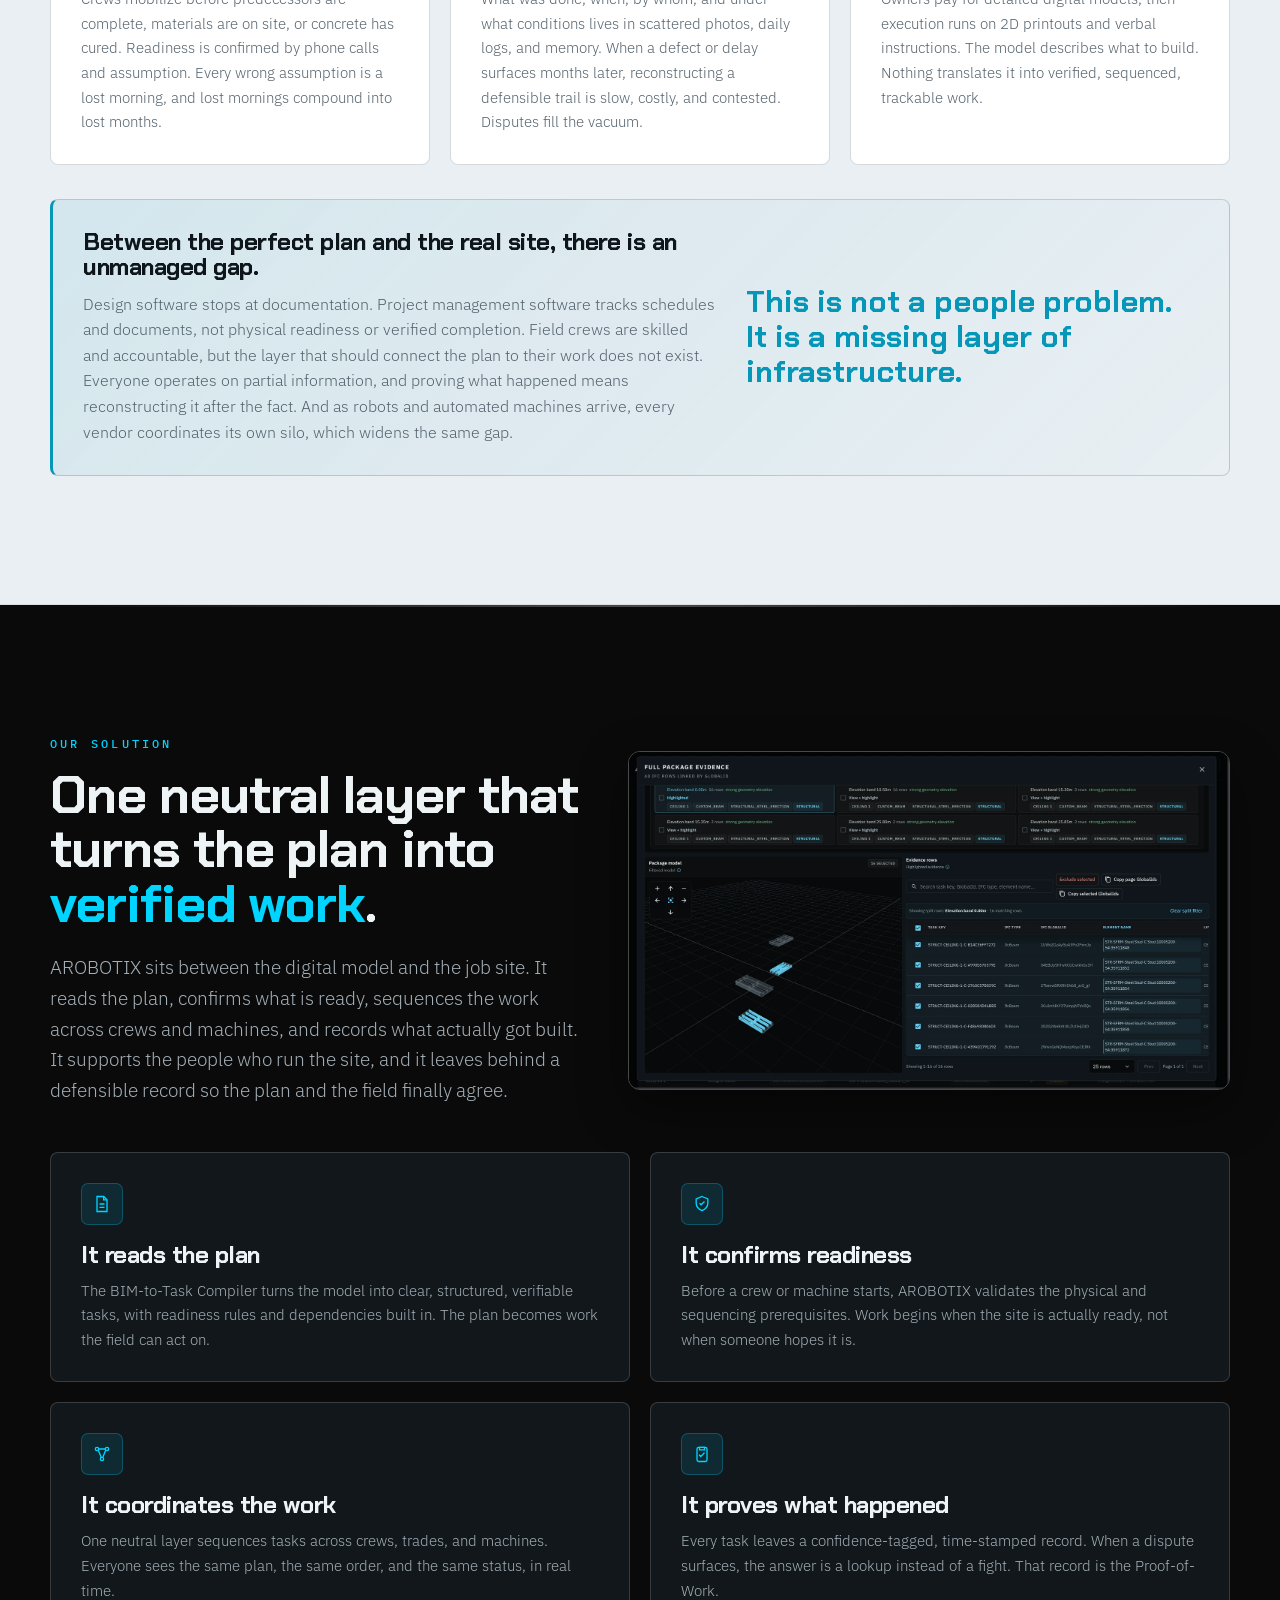
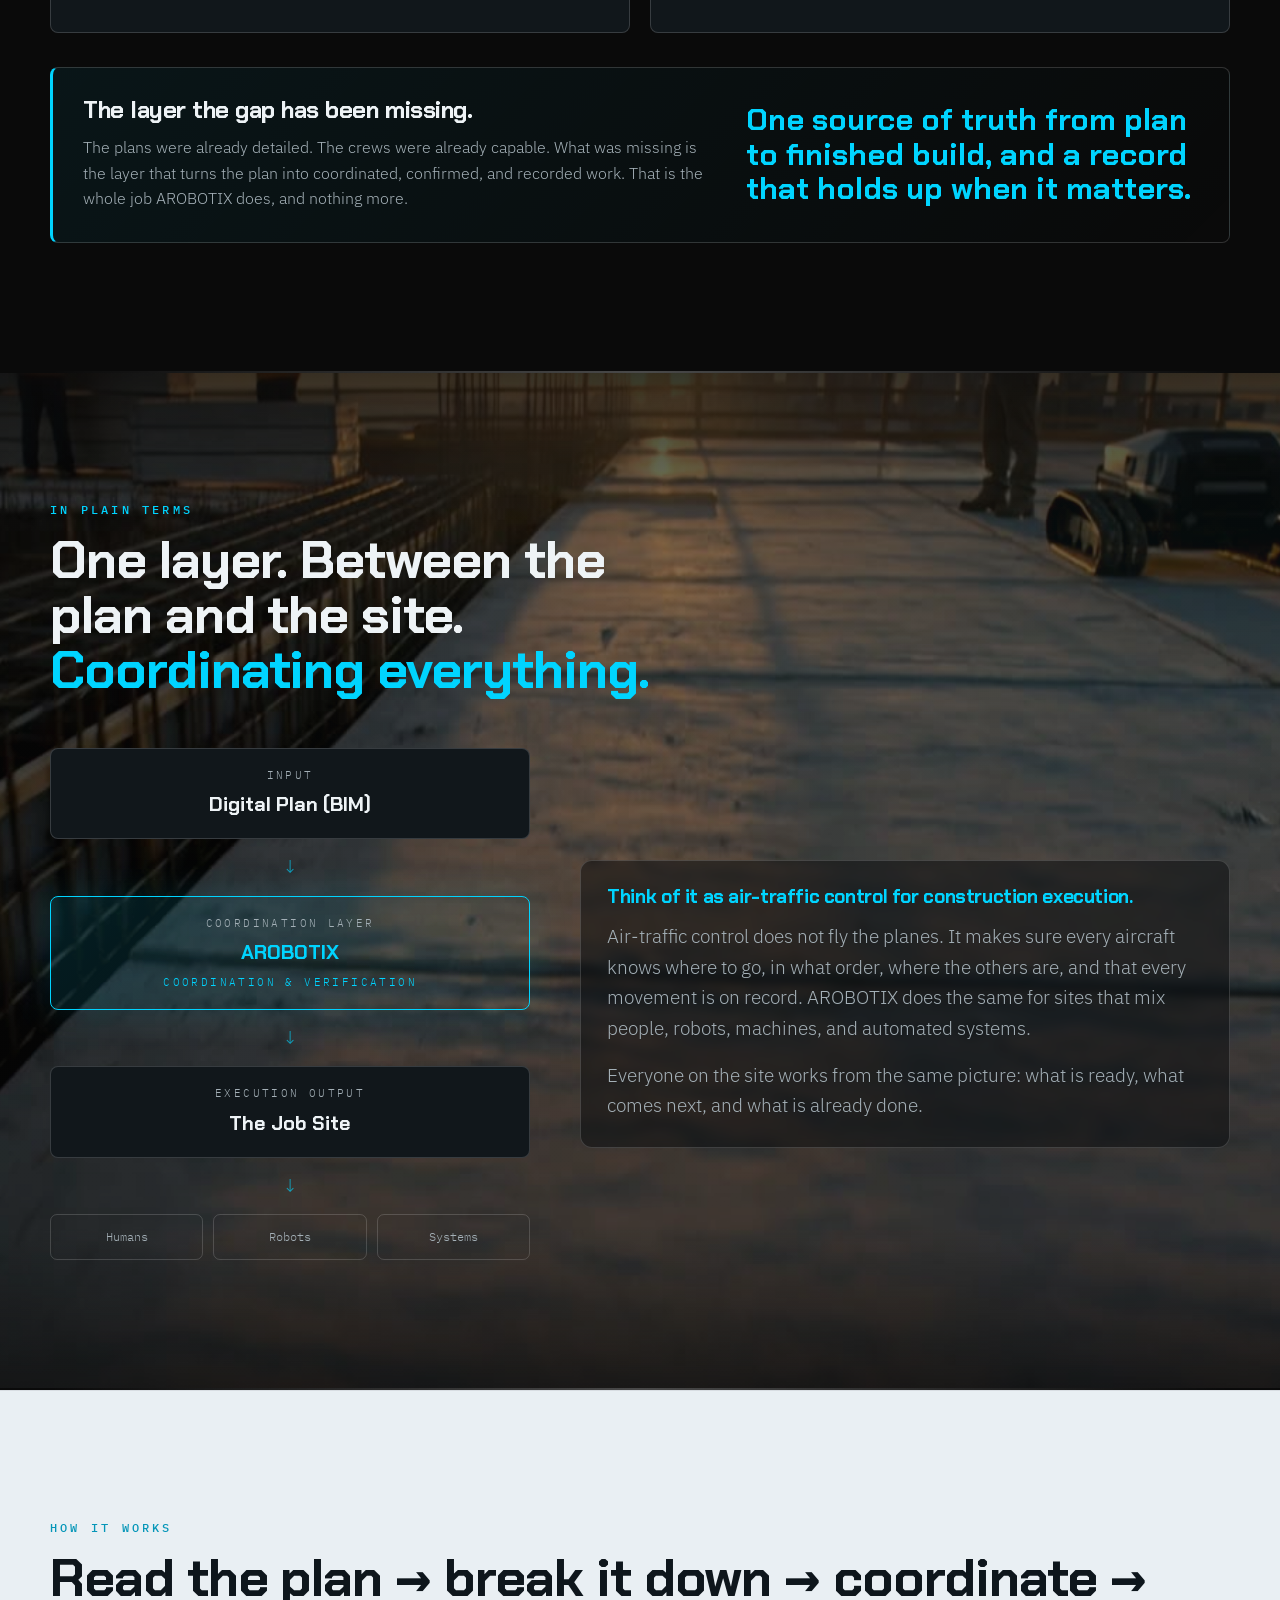
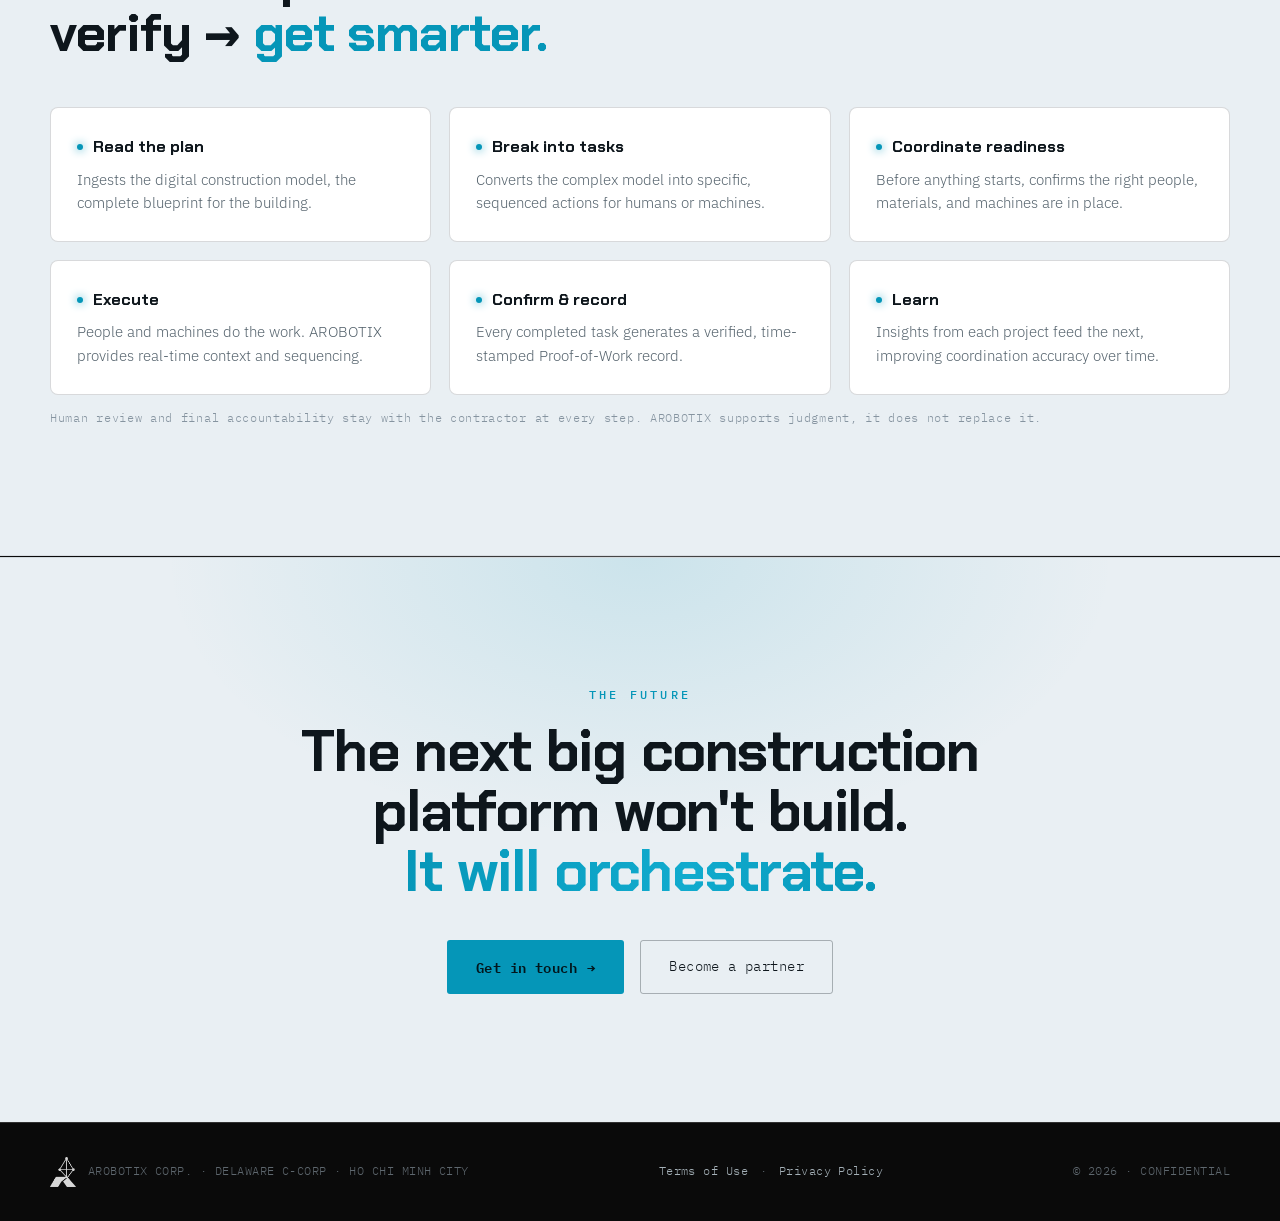
<file: platform.html>
<!DOCTYPE html>
<html lang="en">
<head>
<meta charset="UTF-8">
<meta name="viewport" content="width=device-width, initial-scale=1.0">
<title>AROBOTIX: The Platform</title>
<meta name="description" content="The execution gap AROBOTIX closes, and how it turns a precise model into coordinated, verified work on site.">
<!-- Favicon -->
<link rel="icon" type="image/svg+xml" href="icon.svg">
<link rel="icon" href="favicon.ico" sizes="any">
<link rel="icon" type="image/png" sizes="32x32" href="favicon-32.png">
<link rel="icon" type="image/png" sizes="16x16" href="favicon-16.png">
<link rel="icon" type="image/png" sizes="192x192" href="favicon-192.png">
<link rel="apple-touch-icon" sizes="180x180" href="apple-touch-icon.png">
<meta name="theme-color" content="#0a0a0a">

<!-- Open Graph (link preview) -->
<meta property="og:type" content="website">
<meta property="og:site_name" content="AROBOTIX">
<meta property="og:title" content="AROBOTIX: The Coordination Layer for Modern Construction">
<meta property="og:description" content="The plan says one thing, the site does another, and nobody can prove what happened. AROBOTIX is the neutral coordination and verification layer between the digital plan and the job site, creating a defensible record of what actually got built. As automation arrives on site, the same layer coordinates it too.">
<meta property="og:url" content="https://www.arobotix.com/">
<meta property="og:image" content="https://www.arobotix.com/arobotix-hero-poster.jpg">
<meta property="og:image:width" content="1280">
<meta property="og:image:height" content="720">
<meta property="og:image:alt" content="AROBOTIX: robots and machines on an automated construction site at night">

<!-- Twitter / X card -->
<meta name="twitter:card" content="summary_large_image">
<meta name="twitter:title" content="AROBOTIX: The Coordination Layer for Modern Construction">
<meta name="twitter:description" content="The neutral coordination and verification layer between the digital plan and the job site, with a defensible record of what actually got built.">
<meta name="twitter:image" content="https://www.arobotix.com/arobotix-hero-poster.jpg">
<link rel="preconnect" href="https://fonts.googleapis.com">
<link rel="preconnect" href="https://fonts.gstatic.com" crossorigin>
<link href="https://fonts.googleapis.com/css2?family=Chakra+Petch:wght@500;600;700&family=IBM+Plex+Mono:wght@400;500;600&family=IBM+Plex+Sans:wght@300;400;500;600&display=swap" rel="stylesheet">
<link rel="stylesheet" href="styles.css">
</head>
<body>
<!-- NAV -->
<nav id="nav">
  <a class="brand" href="index.html">
    <img src="arobotix-logo-white.png" alt="AROBOTIX logo">
    <span class="wordmark">AROBOTIX</span>
  </a>
  <div class="navlinks">
    <a href="about.html">About</a>
    <a href="platform.html" class="active">Platform</a>
    <a href="technology.html">Technology</a>
    <a href="why.html">Why Us</a>
    <a href="partners.html">Partners</a>
    <a href="pricing.html">Pricing</a>
  </div>
  <div class="nav-right">
    <a class="nav-cta" href="contact.html">Get in touch</a>
    <button class="nav-toggle" aria-label="Open menu" aria-expanded="false"><span></span><span></span><span></span></button>
  </div>
  <div class="mobile-menu" id="mobileMenu">
    <a href="about.html">About</a>
    <a href="platform.html" class="active">Platform</a>
    <a href="technology.html">Technology</a>
    <a href="why.html">Why Us</a>
    <a href="partners.html">Partners</a>
    <a href="pricing.html">Pricing</a>
    <a href="contact.html">Get in touch</a>
  </div>
</nav>
<!-- PAGE HERO -->
<header class="hero-anim">
  <div class="wrap hero-anim-grid">
    <div class="hero-anim-copy">
      <div class="kicker reveal in"><span class="eyebrow">The Platform</span></div>
    <h1 class="reveal in d1">From a precise plan to <span class="grad">verified work</span> on site.</h1>
    <p class="lead reveal in d2">AROBOTIX reads the model, confirms readiness, sequences the work across crews and machines, and records what actually got built. Here is the gap it closes, and exactly how it works.</p>
    </div>
    <div class="stage"><div class="glow"></div><svg data-scene="platform" aria-hidden="true"></svg></div>
  </div>
</header>

<!-- PROBLEM -->
<section class="section light" id="problem">
  <div class="wrap">
    <div class="eyebrow reveal">The Problem</div>
    <h2 class="reveal d1" style="margin-top:14px;max-width:24ch">Construction documents everything. Proving what happened on site still takes months and costs millions.</h2>
    <p class="lead reveal d2" style="margin-top:20px">Buildings are modeled in millimeter detail before a single hole is dug. Then execution begins, and the industry falls back on phone calls, paper checklists, and memory. The cost of that gap is not abstract. It is measured every year.</p>

    <div class="stats">
      <div class="stat reveal">
        <div class="n">98%</div>
        <div class="d">of megaprojects run more than 30% over budget. 77% finish at least 40% late.</div>
        <span class="src">Source: McKinsey &amp; Company</span>
      </div>
      <div class="stat reveal d1">
        <div class="n">~5%</div>
        <div class="d">of total contract value is lost to rework on a typical project, driven by errors, omissions, and work done out of sequence.</div>
        <span class="src">Source: Construction Industry Institute</span>
      </div>
      <div class="stat reveal d2">
        <div class="n">$60M</div>
        <div class="d">average value of a construction dispute in the US, taking roughly a year to resolve. Among the top recurring causes: claims that cannot be substantiated with records.</div>
        <span class="src">Source: Arcadis Global Disputes Report 2025</span>
      </div>
      <div class="stat reveal d3">
        <div class="n">1%</div>
        <div class="d">annual productivity growth in construction over two decades, versus 2.8% for the world economy. A $1.6 trillion annual gap.</div>
        <span class="src">Source: McKinsey Global Institute</span>
      </div>
    </div>

    <div class="grid g3" style="margin-top:26px">
      <div class="card reveal">
        <div class="ic">
          <svg width="20" height="20" viewBox="0 0 24 24" fill="none" stroke="currentColor" stroke-width="1.6"><circle cx="12" cy="12" r="9"/><path d="M12 7v5l3 3"/></svg>
        </div>
        <h3>Work starts before it is ready</h3>
        <p>Crews mobilize before predecessors are complete, materials are on site, or concrete has cured. Readiness is confirmed by phone calls and assumption. Every wrong assumption is a lost morning, and lost mornings compound into lost months.</p>
      </div>
      <div class="card reveal d1">
        <div class="ic">
          <svg width="20" height="20" viewBox="0 0 24 24" fill="none" stroke="currentColor" stroke-width="1.6"><path d="M4 4h16v16H4z"/><path d="M8 8h8M8 12h8M8 16h5"/></svg>
        </div>
        <h3>No trusted record of execution</h3>
        <p>What was done, when, by whom, and under what conditions lives in scattered photos, daily logs, and memory. When a defect or delay surfaces months later, reconstructing a defensible trail is slow, costly, and contested. Disputes fill the vacuum.</p>
      </div>
      <div class="card reveal d2">
        <div class="ic">
          <svg width="20" height="20" viewBox="0 0 24 24" fill="none" stroke="currentColor" stroke-width="1.6"><path d="M3 17l6-6 4 4 8-8"/><path d="M14 7h7v7"/></svg>
        </div>
        <h3>The BIM investment dies at the site gate</h3>
        <p>Owners pay for detailed digital models, then execution runs on 2D printouts and verbal instructions. The model describes what to build. Nothing translates it into verified, sequenced, trackable work.</p>
      </div>
    </div>

    <div class="gapbox reveal d1">
      <div>
        <h3 style="margin-bottom:12px">Between the perfect plan and the real site, there is an unmanaged gap.</h3>
        <p style="color:var(--muted)">Design software stops at documentation. Project management software tracks schedules and documents, not physical readiness or verified completion. Field crews are skilled and accountable, but the layer that should connect the plan to their work does not exist. Everyone operates on partial information, and proving what happened means reconstructing it after the fact. And as robots and automated machines arrive, every vendor coordinates its own silo, which widens the same gap.</p>
      </div>
      <div style="display:flex;align-items:center">
        <div class="big">This is not a people problem. It is a missing layer of infrastructure.</div>
      </div>
    </div>
  </div>
</section>

<div class="divider"></div>

<div class="divider"></div>

<!-- OUR SOLUTION -->
<section class="section" id="our-solution">
  <div class="wrap">
    <div class="sol-intro-row">
      <div class="sol-intro">
        <div class="eyebrow reveal">Our Solution</div>
        <h2 class="reveal d1" style="margin-top:14px;max-width:24ch">One neutral layer that turns the plan into <span class="accent">verified work</span>.</h2>
        <p class="lead reveal d2" style="margin-top:20px">AROBOTIX sits between the digital model and the job site. It reads the plan, confirms what is ready, sequences the work across crews and machines, and records what actually got built. It supports the people who run the site, and it leaves behind a defensible record so the plan and the field finally agree.</p>
      </div>
      <div class="sol-shot reveal d2"><img src="platform-b2tc-evidence.webp" alt="The AROBOTIX BIM-to-Task Compiler linking 40 IFC rows by GlobalId to verified execution tasks" loading="lazy"></div>
    </div>

    <div class="grid g2" style="margin-top:46px">
      <div class="card reveal">
        <div class="ic">
          <svg width="20" height="20" viewBox="0 0 24 24" fill="none" stroke="currentColor" stroke-width="1.6"><path d="M6 3h8l4 4v14H6z"/><path d="M14 3v4h4M9 12h6M9 16h6"/></svg>
        </div>
        <h3>It reads the plan</h3>
        <p>The BIM-to-Task Compiler turns the model into clear, structured, verifiable tasks, with readiness rules and dependencies built in. The plan becomes work the field can act on.</p>
      </div>
      <div class="card reveal d1">
        <div class="ic">
          <svg width="20" height="20" viewBox="0 0 24 24" fill="none" stroke="currentColor" stroke-width="1.6"><path d="M12 3l7 3v5c0 4-3 7-7 9-4-2-7-5-7-9V6z"/><path d="M9 11l2 2 4-4"/></svg>
        </div>
        <h3>It confirms readiness</h3>
        <p>Before a crew or machine starts, AROBOTIX validates the physical and sequencing prerequisites. Work begins when the site is actually ready, not when someone hopes it is.</p>
      </div>
      <div class="card reveal d2">
        <div class="ic">
          <svg width="20" height="20" viewBox="0 0 24 24" fill="none" stroke="currentColor" stroke-width="1.6"><circle cx="6" cy="6" r="2"/><circle cx="18" cy="6" r="2"/><circle cx="12" cy="18" r="2"/><path d="M7.6 7.4l3.4 8.4M16.4 7.4L13 15.8M8 6h8"/></svg>
        </div>
        <h3>It coordinates the work</h3>
        <p>One neutral layer sequences tasks across crews, trades, and machines. Everyone sees the same plan, the same order, and the same status, in real time.</p>
      </div>
      <div class="card reveal d3">
        <div class="ic">
          <svg width="20" height="20" viewBox="0 0 24 24" fill="none" stroke="currentColor" stroke-width="1.6"><rect x="6" y="4" width="12" height="17" rx="2"/><path d="M9 4h6v3H9zM8.5 13l2 2 4.5-4.5"/></svg>
        </div>
        <h3>It proves what happened</h3>
        <p>Every task leaves a confidence-tagged, time-stamped record. When a dispute surfaces, the answer is a lookup instead of a fight. That record is the Proof-of-Work.</p>
      </div>
    </div>

    <div class="gapbox reveal d1">
      <div>
        <h3 style="margin-bottom:12px">The layer the gap has been missing.</h3>
        <p style="color:var(--muted)">The plans were already detailed. The crews were already capable. What was missing is the layer that turns the plan into coordinated, confirmed, and recorded work. That is the whole job AROBOTIX does, and nothing more.</p>
      </div>
      <div style="display:flex;align-items:center">
        <div class="big">One source of truth from plan to finished build, and a record that holds up when it matters.</div>
      </div>
    </div>
  </div>
</section>

<div class="divider"></div>

<div class="divider"></div>

<!-- SOLUTION -->
<section class="section sol-section" id="solution">
  <div class="sol-media">
    <div class="poster"></div>
    <video autoplay muted loop playsinline preload="auto" poster="arobotix-solution-poster-v2.jpg">
      <source src="arobotix-solution-v2.mp4" type="video/mp4">
    </video>
  </div>
  <div class="wrap">
    <div class="eyebrow reveal">In Plain Terms</div>
    <h2 class="reveal d1" style="margin-top:14px;max-width:18ch">One layer. Between the plan and the site. <span class="accent">Coordinating everything.</span></h2>

    <div class="sol" style="margin-top:50px">
      <div class="reveal">
        <div class="flow">
          <div class="flow-node"><div class="k">Input</div><div class="v">Digital Plan (BIM)</div></div>
          <div class="flow-arrow">↓</div>
          <div class="flow-node core"><div class="k">Coordination Layer</div><div class="v">AROBOTIX</div><div class="k" style="margin-top:6px;color:var(--accent)">Coordination &amp; Verification</div></div>
          <div class="flow-arrow">↓</div>
          <div class="flow-node"><div class="k">Execution Output</div><div class="v">The Job Site</div></div>
          <div class="flow-arrow">↓</div>
          <div class="flow-out">
            <div class="chip">Humans</div>
            <div class="chip">Robots</div>
            <div class="chip">Systems</div>
          </div>
        </div>
      </div>
      <div class="reveal d1 sol-copy">
        <h3 style="color:var(--accent);font-family:'Chakra Petch';font-weight:700;font-size:1.2rem;margin-bottom:14px">Think of it as air-traffic control for construction execution.</h3>
        <p class="lead">Air-traffic control does not fly the planes. It makes sure every aircraft knows where to go, in what order, where the others are, and that every movement is on record. AROBOTIX does the same for sites that mix people, robots, machines, and automated systems.</p>
        <p class="lead" style="margin-top:16px">Everyone on the site works from the same picture: what is ready, what comes next, and what is already done.</p>
      </div>
    </div>
  </div>
</section>

<div class="divider"></div>

<div class="divider"></div>

<!-- HOW IT WORKS -->
<section class="section light" id="how">
  <div class="wrap">
    <div class="eyebrow reveal">How It Works</div>
    <h2 class="reveal d1" style="margin-top:14px">Read the plan → break it down → coordinate → verify → <span class="accent">get smarter.</span></h2>

    <div class="steps" style="margin-top:46px">
      <div class="step reveal"><div class="num">01</div><h4><span class="d"></span>Read the plan</h4><p>Ingests the digital construction model, the complete blueprint for the building.</p></div>
      <div class="step reveal d1"><div class="num">02</div><h4><span class="d"></span>Break into tasks</h4><p>Converts the complex model into specific, sequenced actions for humans or machines.</p></div>
      <div class="step reveal d2"><div class="num">03</div><h4><span class="d"></span>Coordinate readiness</h4><p>Before anything starts, confirms the right people, materials, and machines are in place.</p></div>
      <div class="step reveal"><div class="num">04</div><h4><span class="d"></span>Execute</h4><p>People and machines do the work. AROBOTIX provides real-time context and sequencing.</p></div>
      <div class="step reveal d1"><div class="num">05</div><h4><span class="d"></span>Confirm &amp; record</h4><p>Every completed task generates a verified, time-stamped Proof-of-Work record.</p></div>
      <div class="step reveal d2"><div class="num">06</div><h4><span class="d"></span>Learn</h4><p>Insights from each project feed the next, improving coordination accuracy over time.</p></div>
    </div>
    <p class="note reveal">Human review and final accountability stay with the contractor at every step. AROBOTIX supports judgment, it does not replace it.</p>
  </div>
</section>

<div class="divider"></div>

<!-- CTA -->
<section class="section cta">
  <div class="wrap">
    <div class="eyebrow reveal" style="text-align:center">The Future</div>
    <h2 class="reveal d1" style="margin-top:18px">The next big construction platform won't build.<br><span class="grad">It will orchestrate.</span></h2>
    <div class="hero-actions reveal d2" style="justify-content:center;margin-top:38px">
      <a class="btn btn-primary" href="contact.html">Get in touch <span>&#8594;</span></a>
      <a class="btn btn-ghost" href="partners.html">Become a partner</a>
    </div>
  </div>
</section>
<footer>
  <div class="wrap">
    <span style="display:flex;align-items:center;gap:12px"><img src="arobotix-logo-white.png" alt="AROBOTIX" style="height:30px;width:auto;opacity:.85">AROBOTIX CORP. · DELAWARE C-CORP · HO CHI MINH CITY</span>
    <span class="legal"><a href="terms.html">Terms of Use</a> · <a href="privacy.html">Privacy Policy</a></span>
    <span>© 2026 · CONFIDENTIAL</span>
  </div>
</footer>
<script src="main.js"></script>
</body>
</html>
</file>
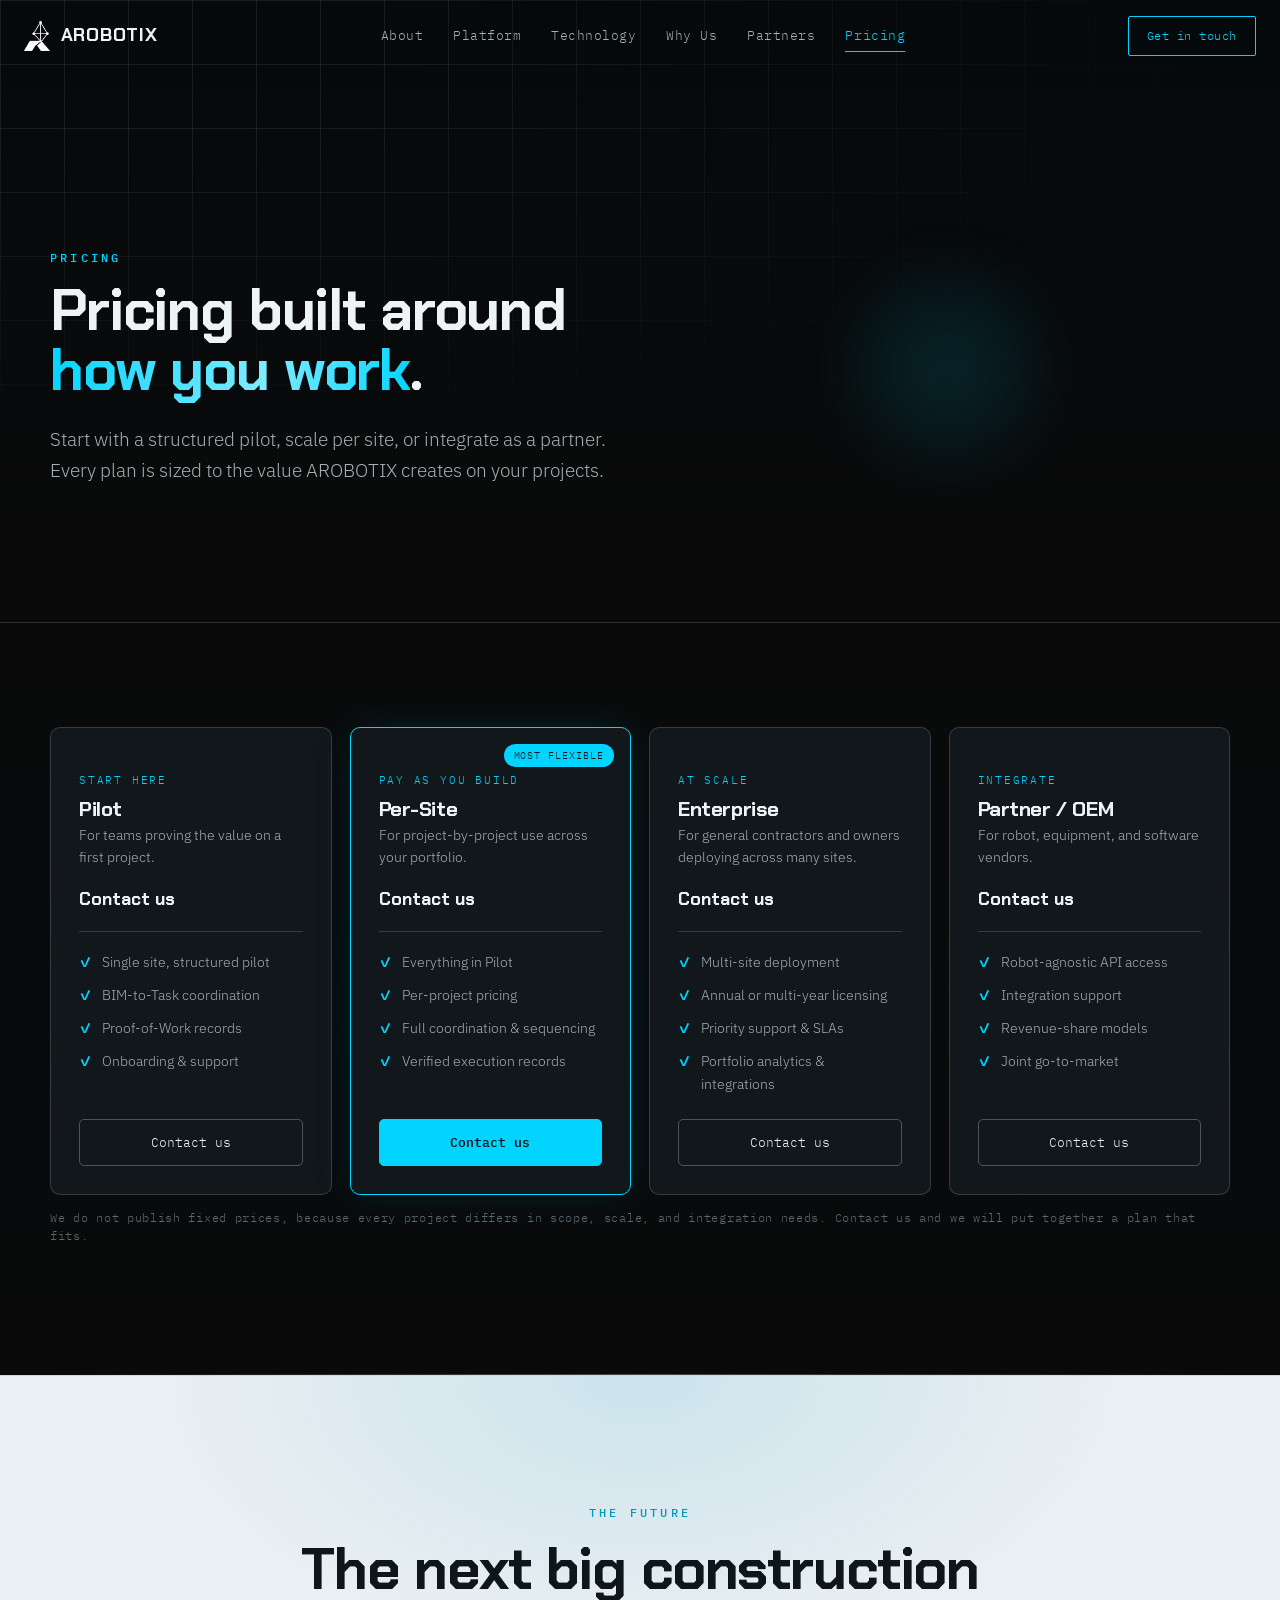
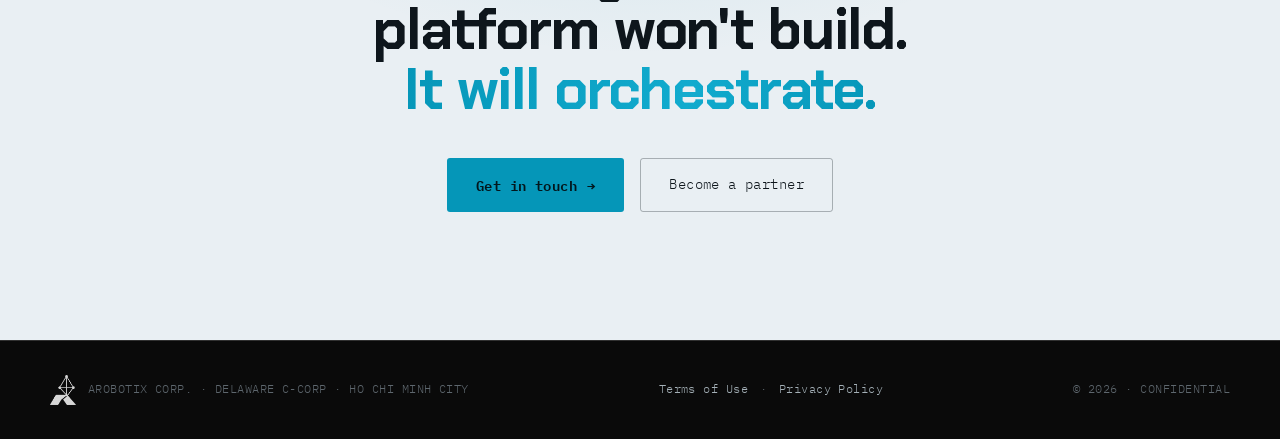
<file: pricing.html>
<!DOCTYPE html>
<html lang="en">
<head>
<meta charset="UTF-8">
<meta name="viewport" content="width=device-width, initial-scale=1.0">
<title>AROBOTIX: Pricing</title>
<meta name="description" content="Pricing built around how you work, from pilot to per-site to enterprise and partner integrations.">
<!-- Favicon -->
<link rel="icon" type="image/svg+xml" href="icon.svg">
<link rel="icon" href="favicon.ico" sizes="any">
<link rel="icon" type="image/png" sizes="32x32" href="favicon-32.png">
<link rel="icon" type="image/png" sizes="16x16" href="favicon-16.png">
<link rel="icon" type="image/png" sizes="192x192" href="favicon-192.png">
<link rel="apple-touch-icon" sizes="180x180" href="apple-touch-icon.png">
<meta name="theme-color" content="#0a0a0a">

<!-- Open Graph (link preview) -->
<meta property="og:type" content="website">
<meta property="og:site_name" content="AROBOTIX">
<meta property="og:title" content="AROBOTIX: The Coordination Layer for Modern Construction">
<meta property="og:description" content="The plan says one thing, the site does another, and nobody can prove what happened. AROBOTIX is the neutral coordination and verification layer between the digital plan and the job site, creating a defensible record of what actually got built. As automation arrives on site, the same layer coordinates it too.">
<meta property="og:url" content="https://www.arobotix.com/">
<meta property="og:image" content="https://www.arobotix.com/arobotix-hero-poster.jpg">
<meta property="og:image:width" content="1280">
<meta property="og:image:height" content="720">
<meta property="og:image:alt" content="AROBOTIX: robots and machines on an automated construction site at night">

<!-- Twitter / X card -->
<meta name="twitter:card" content="summary_large_image">
<meta name="twitter:title" content="AROBOTIX: The Coordination Layer for Modern Construction">
<meta name="twitter:description" content="The neutral coordination and verification layer between the digital plan and the job site, with a defensible record of what actually got built.">
<meta name="twitter:image" content="https://www.arobotix.com/arobotix-hero-poster.jpg">
<link rel="preconnect" href="https://fonts.googleapis.com">
<link rel="preconnect" href="https://fonts.gstatic.com" crossorigin>
<link href="https://fonts.googleapis.com/css2?family=Chakra+Petch:wght@500;600;700&family=IBM+Plex+Mono:wght@400;500;600&family=IBM+Plex+Sans:wght@300;400;500;600&display=swap" rel="stylesheet">
<link rel="stylesheet" href="styles.css">
</head>
<body>
<!-- NAV -->
<nav id="nav">
  <a class="brand" href="index.html">
    <img src="arobotix-logo-white.png" alt="AROBOTIX logo">
    <span class="wordmark">AROBOTIX</span>
  </a>
  <div class="navlinks">
    <a href="about.html">About</a>
    <a href="platform.html">Platform</a>
    <a href="technology.html">Technology</a>
    <a href="why.html">Why Us</a>
    <a href="partners.html">Partners</a>
    <a href="pricing.html" class="active">Pricing</a>
  </div>
  <div class="nav-right">
    <a class="nav-cta" href="contact.html">Get in touch</a>
    <button class="nav-toggle" aria-label="Open menu" aria-expanded="false"><span></span><span></span><span></span></button>
  </div>
  <div class="mobile-menu" id="mobileMenu">
    <a href="about.html">About</a>
    <a href="platform.html">Platform</a>
    <a href="technology.html">Technology</a>
    <a href="why.html">Why Us</a>
    <a href="partners.html">Partners</a>
    <a href="pricing.html" class="active">Pricing</a>
    <a href="contact.html">Get in touch</a>
  </div>
</nav>
<!-- PAGE HERO -->
<header class="hero-anim">
  <div class="wrap hero-anim-grid">
    <div class="hero-anim-copy">
      <div class="kicker reveal in"><span class="eyebrow">Pricing</span></div>
    <h1 class="reveal in d1">Pricing built around <span class="grad">how you work</span>.</h1>
    <p class="lead reveal in d2">Start with a structured pilot, scale per site, or integrate as a partner. Every plan is sized to the value AROBOTIX creates on your projects.</p>
    </div>
    <div class="stage"><div class="glow"></div><svg data-scene="pricing" aria-hidden="true"></svg></div>
  </div>
</header>

<!-- PRICING -->
<section class="section" id="pricing" style="background:linear-gradient(180deg,var(--bg),#070a0c 50%,var(--bg))">
  <div class="wrap">

    <div class="plans">
      <div class="plan reveal">
        <div class="tier">Start here</div>
        <h3>Pilot</h3>
        <div class="who">For teams proving the value on a first project.</div>
        <div class="price">Contact us</div>
        <ul>
          <li>Single site, structured pilot</li>
          <li>BIM-to-Task coordination</li>
          <li>Proof-of-Work records</li>
          <li>Onboarding &amp; support</li>
        </ul>
        <a class="pbtn" href="mailto:hello@arobotix.com?subject=AROBOTIX%20Pilot%20Plan">Contact us</a>
      </div>
      <div class="plan feat reveal d1">
        <div class="badge">Most flexible</div>
        <div class="tier">Pay as you build</div>
        <h3>Per-Site</h3>
        <div class="who">For project-by-project use across your portfolio.</div>
        <div class="price">Contact us</div>
        <ul>
          <li>Everything in Pilot</li>
          <li>Per-project pricing</li>
          <li>Full coordination &amp; sequencing</li>
          <li>Verified execution records</li>
        </ul>
        <a class="pbtn" href="mailto:hello@arobotix.com?subject=AROBOTIX%20Per-Site%20Plan">Contact us</a>
      </div>
      <div class="plan reveal d2">
        <div class="tier">At scale</div>
        <h3>Enterprise</h3>
        <div class="who">For general contractors and owners deploying across many sites.</div>
        <div class="price">Contact us</div>
        <ul>
          <li>Multi-site deployment</li>
          <li>Annual or multi-year licensing</li>
          <li>Priority support &amp; SLAs</li>
          <li>Portfolio analytics &amp; integrations</li>
        </ul>
        <a class="pbtn" href="mailto:hello@arobotix.com?subject=AROBOTIX%20Enterprise%20Plan">Contact us</a>
      </div>
      <div class="plan reveal d3">
        <div class="tier">Integrate</div>
        <h3>Partner / OEM</h3>
        <div class="who">For robot, equipment, and software vendors.</div>
        <div class="price">Contact us</div>
        <ul>
          <li>Robot-agnostic API access</li>
          <li>Integration support</li>
          <li>Revenue-share models</li>
          <li>Joint go-to-market</li>
        </ul>
        <a class="pbtn" href="mailto:hello@arobotix.com?subject=AROBOTIX%20Partner%20Plan">Contact us</a>
      </div>
    </div>
    <p class="note reveal">We do not publish fixed prices, because every project differs in scope, scale, and integration needs. Contact us and we will put together a plan that fits.</p>
  </div>
</section>

<div class="divider"></div>

<!-- CTA -->
<section class="section cta">
  <div class="wrap">
    <div class="eyebrow reveal" style="text-align:center">The Future</div>
    <h2 class="reveal d1" style="margin-top:18px">The next big construction platform won't build.<br><span class="grad">It will orchestrate.</span></h2>
    <div class="hero-actions reveal d2" style="justify-content:center;margin-top:38px">
      <a class="btn btn-primary" href="contact.html">Get in touch <span>&#8594;</span></a>
      <a class="btn btn-ghost" href="partners.html">Become a partner</a>
    </div>
  </div>
</section>
<footer>
  <div class="wrap">
    <span style="display:flex;align-items:center;gap:12px"><img src="arobotix-logo-white.png" alt="AROBOTIX" style="height:30px;width:auto;opacity:.85">AROBOTIX CORP. · DELAWARE C-CORP · HO CHI MINH CITY</span>
    <span class="legal"><a href="terms.html">Terms of Use</a> · <a href="privacy.html">Privacy Policy</a></span>
    <span>© 2026 · CONFIDENTIAL</span>
  </div>
</footer>
<script src="main.js"></script>
</body>
</html>
</file>
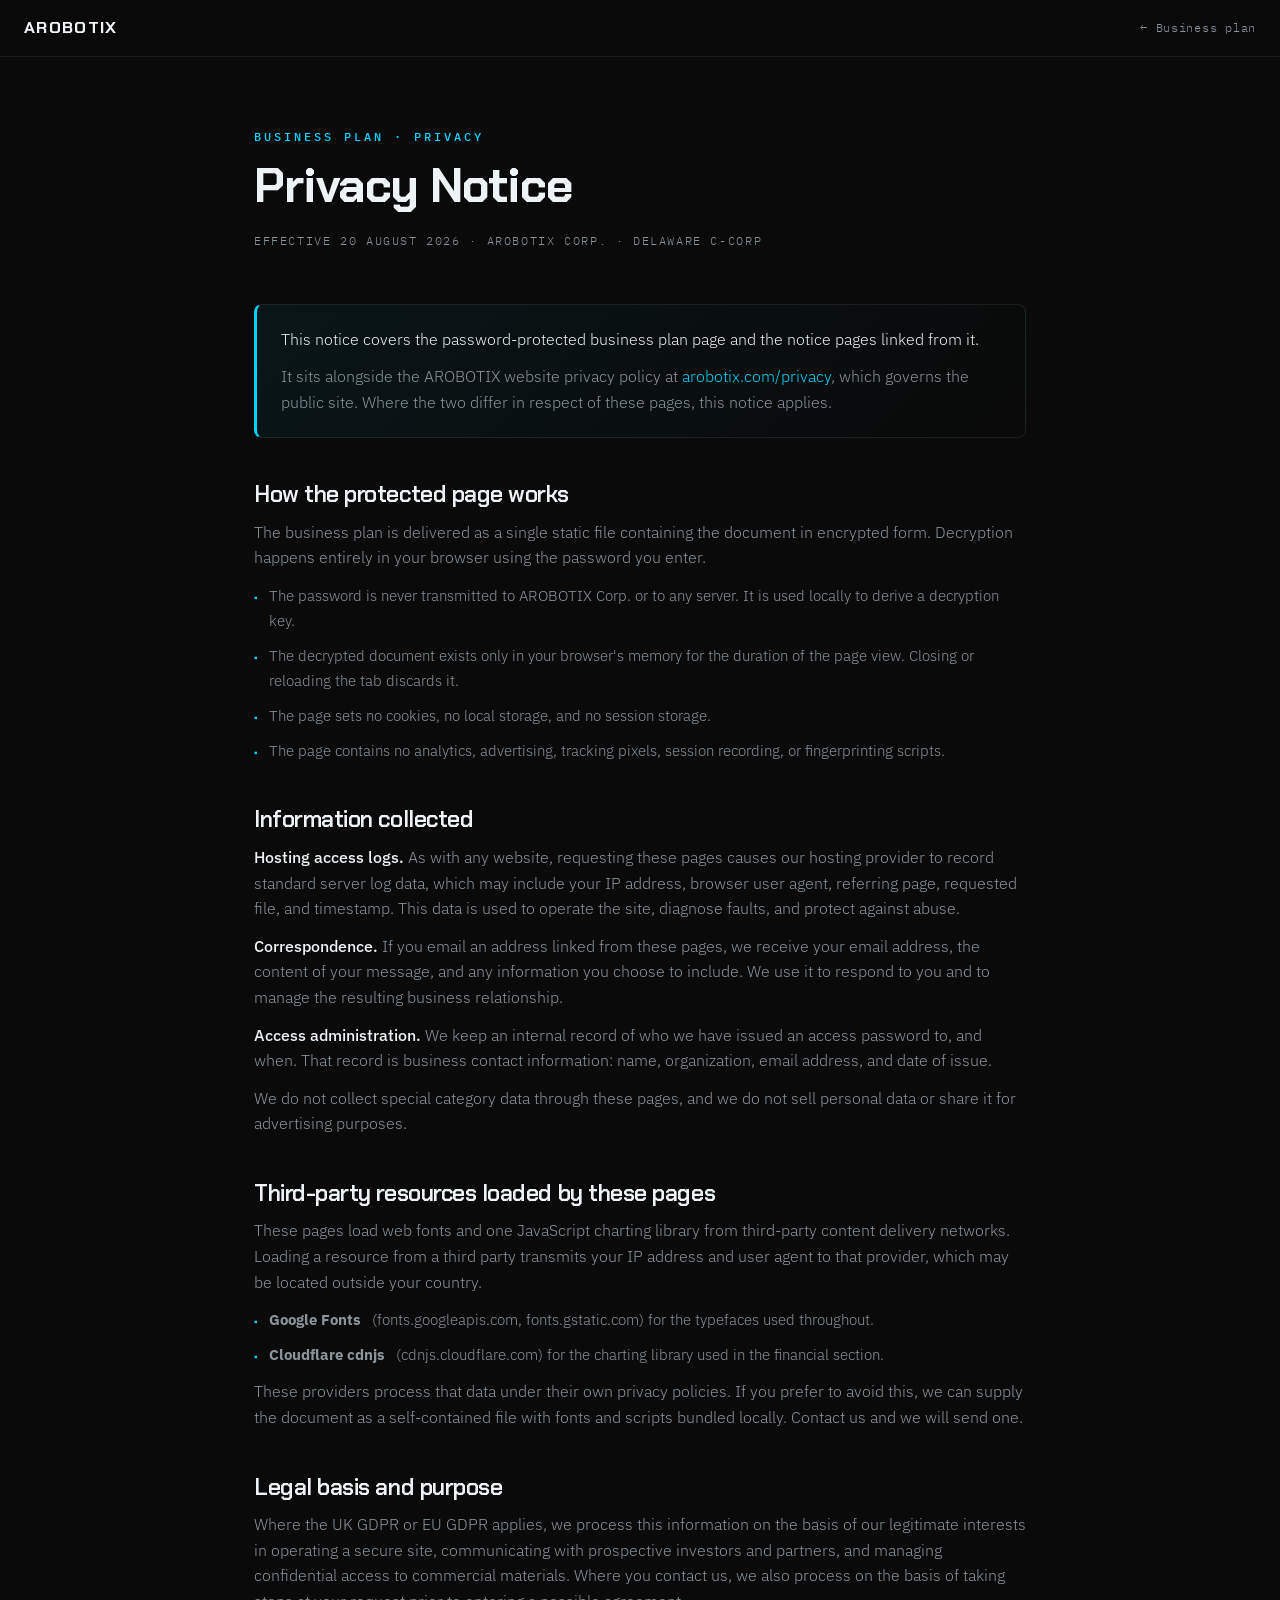
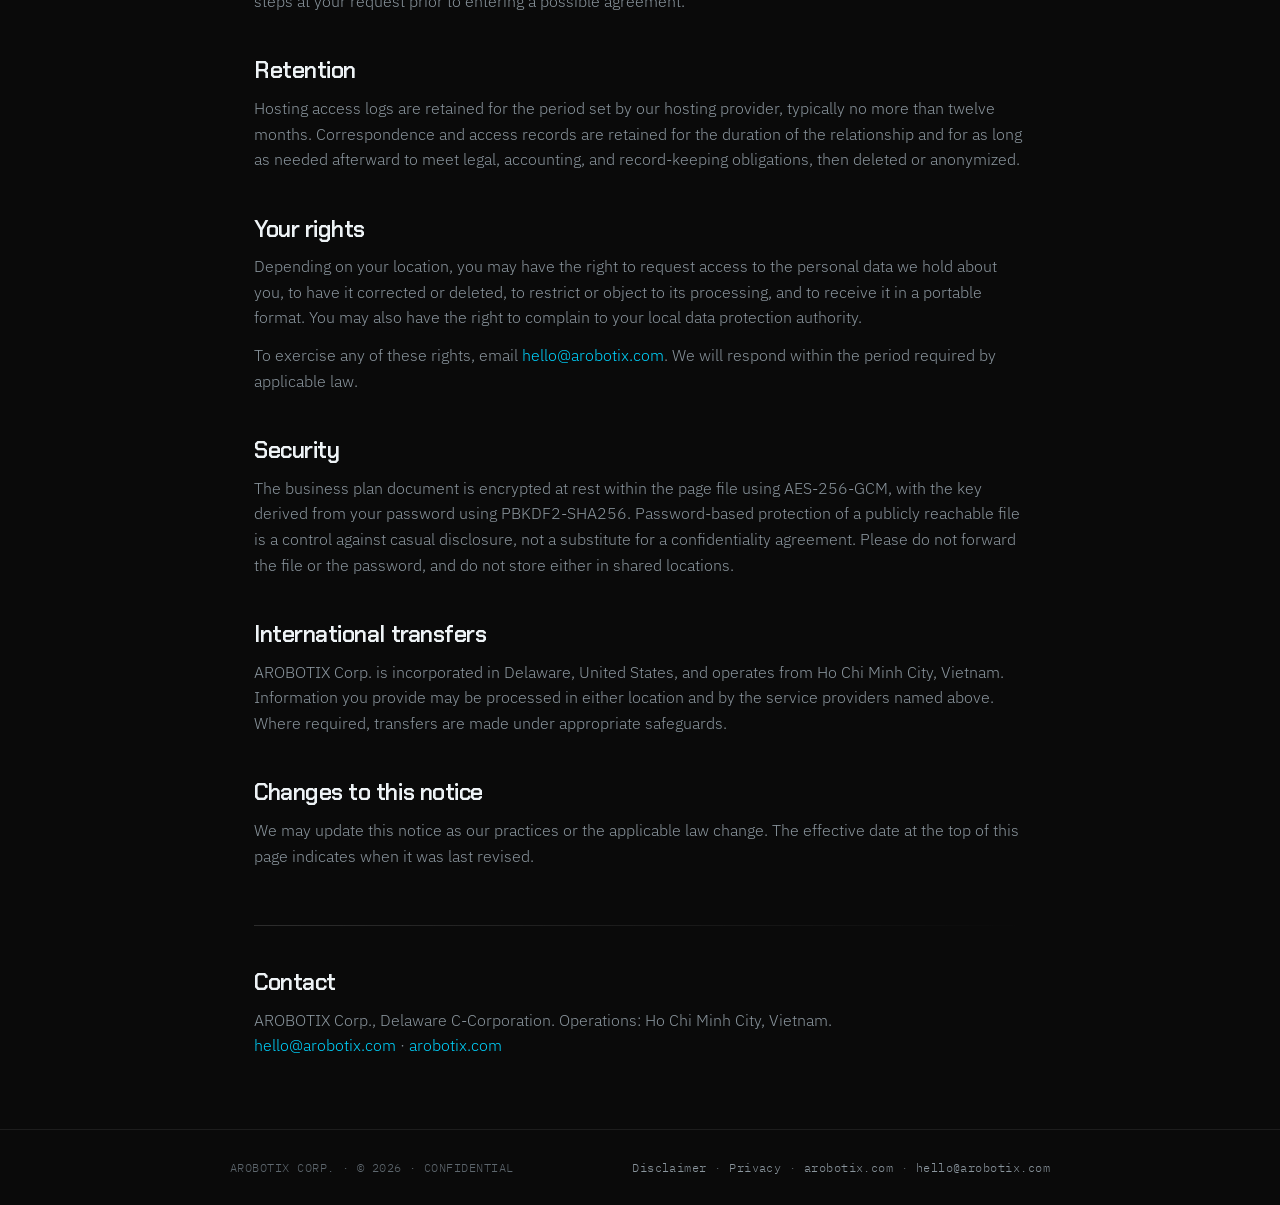
<file: privacy.html>
<!DOCTYPE html>
<html lang="en">
<head>
<meta charset="UTF-8" />
<meta name="viewport" content="width=device-width, initial-scale=1.0" />
<title>AROBOTIX: Privacy Notice</title>
<meta name="robots" content="noindex, nofollow" />
<meta name="theme-color" content="#0a0a0a">
<link rel="preconnect" href="https://fonts.googleapis.com">
<link rel="preconnect" href="https://fonts.gstatic.com" crossorigin>
<link href="https://fonts.googleapis.com/css2?family=Chakra+Petch:wght@500;600;700&family=IBM+Plex+Mono:wght@400;500;600&family=IBM+Plex+Sans:wght@300;400;500;600&display=swap" rel="stylesheet">
<style>
:root{
  --bg:#0a0a0a;--bg-2:#0c1013;--surface:#11171b;--surface-2:#161d22;
  --line:rgba(255,255,255,.08);--line-2:rgba(255,255,255,.14);
  --accent:#00d4ff;--text:#eef3f6;--muted:#8a959d;--muted-2:#5e676e;
  --maxw:820px;
}
*{margin:0;padding:0;box-sizing:border-box}
html{scroll-behavior:smooth}
body{background:var(--bg);color:var(--text);font-family:'IBM Plex Sans',sans-serif;font-weight:300;line-height:1.65;-webkit-font-smoothing:antialiased}
::selection{background:var(--accent);color:#03161c}
a{color:var(--accent);text-decoration:none}
a:hover{text-decoration:underline}
a:focus-visible{outline:2px solid var(--accent);outline-offset:3px}
h1,h2{font-family:'Chakra Petch',sans-serif;font-weight:700;letter-spacing:-.02em;line-height:1.1}
h1{font-size:clamp(2rem,5vw,3rem);margin:14px 0}
h2{font-size:clamp(1.15rem,2.2vw,1.45rem);font-weight:600;margin-top:44px;margin-bottom:10px}
.eyebrow{font-family:'IBM Plex Mono',monospace;font-size:.72rem;letter-spacing:.26em;text-transform:uppercase;color:var(--accent);font-weight:500}
.wrap{max-width:var(--maxw);margin:0 auto;padding:0 24px}
nav{position:sticky;top:0;z-index:20;display:flex;align-items:center;justify-content:space-between;padding:14px 24px;background:rgba(10,10,10,.85);backdrop-filter:blur(14px);border-bottom:1px solid var(--line)}
.brand{font-family:'Chakra Petch',sans-serif;font-weight:700;letter-spacing:.08em;font-size:1.05rem;color:var(--text);text-decoration:none}
.back{font-family:'IBM Plex Mono',monospace;font-size:.76rem;letter-spacing:.06em;color:var(--muted);text-decoration:none}
.back:hover{color:var(--accent);text-decoration:none}
header.head{padding:70px 0 10px}
.meta{font-family:'IBM Plex Mono',monospace;font-size:.72rem;letter-spacing:.14em;text-transform:uppercase;color:var(--muted);margin-top:18px}
main{padding:20px 0 70px}
p{color:var(--muted);font-size:.97rem;margin-top:12px}
p strong{color:var(--text);font-weight:500}
ul{list-style:none;margin-top:12px;display:flex;flex-direction:column;gap:10px}
ul li{display:flex;gap:11px;color:var(--muted);font-size:.95rem}
ul li::before{content:"\25AA";color:var(--accent);font-size:.62rem;margin-top:7px}
.rule{height:1px;background:linear-gradient(90deg,var(--line-2),transparent);margin:56px 0 0}
.callout{background:linear-gradient(135deg,rgba(0,212,255,.06),transparent);border:1px solid var(--line);border-left:3px solid var(--accent);border-radius:8px;padding:22px 24px;margin-top:24px}
.callout p{margin-top:0;color:var(--text);font-size:.97rem}
.callout p+p{margin-top:12px;color:var(--muted)}
footer{border-top:1px solid var(--line);padding:28px 24px;background:var(--bg)}
footer .wrap{display:flex;justify-content:space-between;align-items:center;flex-wrap:wrap;gap:14px;font-family:'IBM Plex Mono',monospace;font-size:.72rem;color:var(--muted-2);letter-spacing:.04em;padding:0}
footer a{color:var(--muted)}
@media(max-width:560px){footer .wrap{justify-content:flex-start}}
</style>
</head>
<body>
<nav>
  <a class="brand" href="business-plan.html">AROBOTIX</a>
  <a class="back" href="business-plan.html">&larr; Business plan</a>
</nav>
<header class="head">
  <div class="wrap">
    <div class="eyebrow">Business plan &middot; Privacy</div>
    <h1>Privacy Notice</h1>
    <div class="meta">Effective 20 August 2026 &middot; AROBOTIX Corp. &middot; Delaware C-Corp</div>
  </div>
</header>
<main>
  <div class="wrap">

    <div class="callout">
      <p>This notice covers the password-protected business plan page and the notice pages linked from it.</p>
      <p>It sits alongside the AROBOTIX website privacy policy at <a href="https://www.arobotix.com/privacy">arobotix.com/privacy</a>, which governs the public site. Where the two differ in respect of these pages, this notice applies.</p>
    </div>

    <h2>How the protected page works</h2>
    <p>The business plan is delivered as a single static file containing the document in encrypted form. Decryption happens entirely in your browser using the password you enter.</p>
    <ul>
      <li>The password is never transmitted to AROBOTIX Corp. or to any server. It is used locally to derive a decryption key.</li>
      <li>The decrypted document exists only in your browser's memory for the duration of the page view. Closing or reloading the tab discards it.</li>
      <li>The page sets no cookies, no local storage, and no session storage.</li>
      <li>The page contains no analytics, advertising, tracking pixels, session recording, or fingerprinting scripts.</li>
    </ul>

    <h2>Information collected</h2>
    <p><strong>Hosting access logs.</strong> As with any website, requesting these pages causes our hosting provider to record standard server log data, which may include your IP address, browser user agent, referring page, requested file, and timestamp. This data is used to operate the site, diagnose faults, and protect against abuse.</p>
    <p><strong>Correspondence.</strong> If you email an address linked from these pages, we receive your email address, the content of your message, and any information you choose to include. We use it to respond to you and to manage the resulting business relationship.</p>
    <p><strong>Access administration.</strong> We keep an internal record of who we have issued an access password to, and when. That record is business contact information: name, organization, email address, and date of issue.</p>
    <p>We do not collect special category data through these pages, and we do not sell personal data or share it for advertising purposes.</p>

    <h2>Third-party resources loaded by these pages</h2>
    <p>These pages load web fonts and one JavaScript charting library from third-party content delivery networks. Loading a resource from a third party transmits your IP address and user agent to that provider, which may be located outside your country.</p>
    <ul>
      <li><strong>Google Fonts</strong> (fonts.googleapis.com, fonts.gstatic.com) for the typefaces used throughout.</li>
      <li><strong>Cloudflare cdnjs</strong> (cdnjs.cloudflare.com) for the charting library used in the financial section.</li>
    </ul>
    <p>These providers process that data under their own privacy policies. If you prefer to avoid this, we can supply the document as a self-contained file with fonts and scripts bundled locally. Contact us and we will send one.</p>

    <h2>Legal basis and purpose</h2>
    <p>Where the UK GDPR or EU GDPR applies, we process this information on the basis of our legitimate interests in operating a secure site, communicating with prospective investors and partners, and managing confidential access to commercial materials. Where you contact us, we also process on the basis of taking steps at your request prior to entering a possible agreement.</p>

    <h2>Retention</h2>
    <p>Hosting access logs are retained for the period set by our hosting provider, typically no more than twelve months. Correspondence and access records are retained for the duration of the relationship and for as long as needed afterward to meet legal, accounting, and record-keeping obligations, then deleted or anonymized.</p>

    <h2>Your rights</h2>
    <p>Depending on your location, you may have the right to request access to the personal data we hold about you, to have it corrected or deleted, to restrict or object to its processing, and to receive it in a portable format. You may also have the right to complain to your local data protection authority.</p>
    <p>To exercise any of these rights, email <a href="mailto:hello@arobotix.com">hello@arobotix.com</a>. We will respond within the period required by applicable law.</p>

    <h2>Security</h2>
    <p>The business plan document is encrypted at rest within the page file using AES-256-GCM, with the key derived from your password using PBKDF2-SHA256. Password-based protection of a publicly reachable file is a control against casual disclosure, not a substitute for a confidentiality agreement. Please do not forward the file or the password, and do not store either in shared locations.</p>

    <h2>International transfers</h2>
    <p>AROBOTIX Corp. is incorporated in Delaware, United States, and operates from Ho Chi Minh City, Vietnam. Information you provide may be processed in either location and by the service providers named above. Where required, transfers are made under appropriate safeguards.</p>

    <h2>Changes to this notice</h2>
    <p>We may update this notice as our practices or the applicable law change. The effective date at the top of this page indicates when it was last revised.</p>

    <div class="rule"></div>
    <h2>Contact</h2>
    <p>AROBOTIX Corp., Delaware C-Corporation. Operations: Ho Chi Minh City, Vietnam.<br>
    <a href="mailto:hello@arobotix.com">hello@arobotix.com</a> &middot; <a href="https://www.arobotix.com">arobotix.com</a></p>

  </div>
</main>
<footer>
  <div class="wrap">
    <span>AROBOTIX CORP. &middot; &copy; 2026 &middot; CONFIDENTIAL</span>
    <span><a href="disclaimer.html">Disclaimer</a> &middot; <a href="privacy.html">Privacy</a> &middot; <a href="https://www.arobotix.com">arobotix.com</a> &middot; <a href="mailto:hello@arobotix.com">hello@arobotix.com</a></span>
  </div>
</footer>
</body>
</html>
</file>
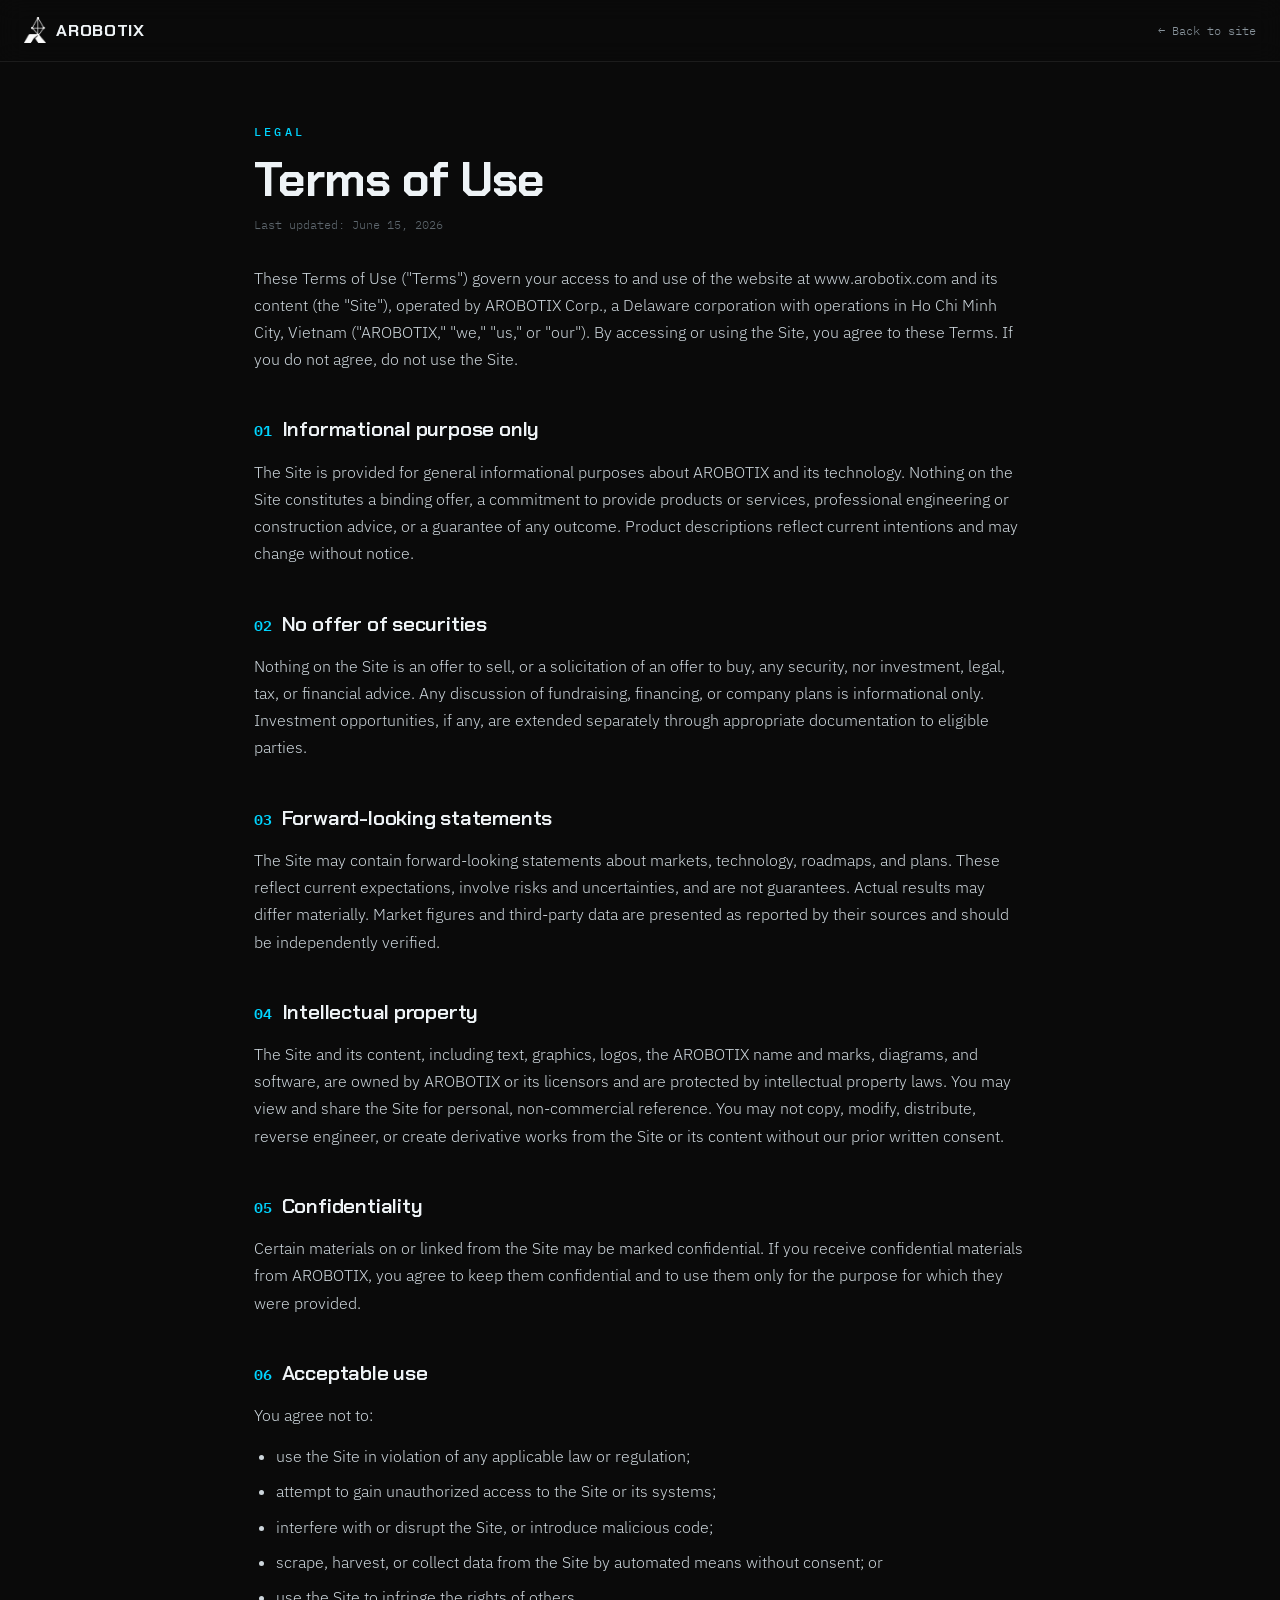
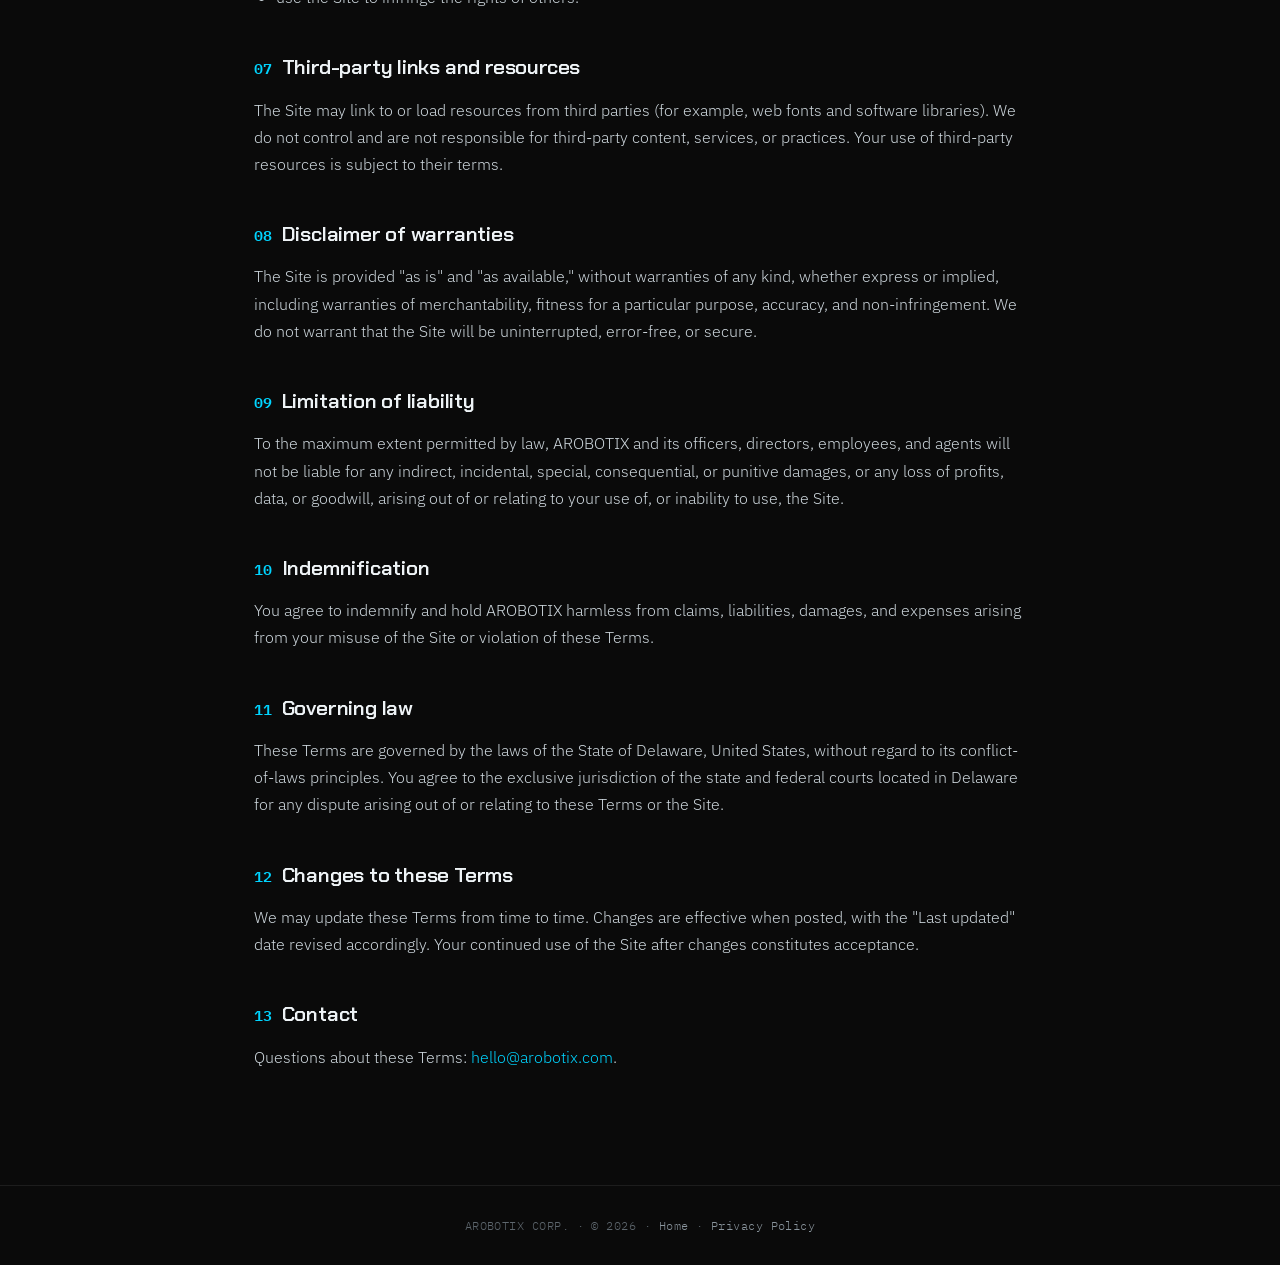
<file: terms.html>
<!DOCTYPE html>
<html lang="en">
<head>
<meta charset="UTF-8" />
<meta name="viewport" content="width=device-width, initial-scale=1.0" />
<title>AROBOTIX: Terms of Use</title>
<meta name="description" content="Terms of Use for the AROBOTIX website." />
<meta name="robots" content="noindex" />
<link rel="icon" type="image/svg+xml" href="icon.svg">
<link rel="icon" href="favicon.ico" sizes="any">
<link rel="icon" type="image/png" sizes="32x32" href="favicon-32.png">
<link rel="apple-touch-icon" sizes="180x180" href="apple-touch-icon.png">
<meta name="theme-color" content="#0a0a0a">
<link rel="preconnect" href="https://fonts.googleapis.com">
<link rel="preconnect" href="https://fonts.gstatic.com" crossorigin>
<link href="https://fonts.googleapis.com/css2?family=Chakra+Petch:wght@500;600;700&family=IBM+Plex+Mono:wght@400;500&family=IBM+Plex+Sans:wght@300;400;500&display=swap" rel="stylesheet">
<style>
:root{--bg:#0a0a0a;--surface:#11171b;--line:rgba(255,255,255,.08);--accent:#00d4ff;--text:#eef3f6;--muted:#8a959d;--muted-2:#5e676e}
*{margin:0;padding:0;box-sizing:border-box}
html{scroll-behavior:smooth}
body{background:var(--bg);color:var(--text);font-family:'IBM Plex Sans',sans-serif;font-weight:300;line-height:1.7;-webkit-font-smoothing:antialiased}
::selection{background:var(--accent);color:#03161c}
a{color:var(--accent);text-decoration:none}
a:hover{text-decoration:underline}
.topbar{position:sticky;top:0;z-index:10;display:flex;align-items:center;justify-content:space-between;padding:16px 24px;background:rgba(10,10,10,.8);backdrop-filter:blur(12px);border-bottom:1px solid var(--line)}
.brand{display:flex;align-items:center;gap:10px;font-family:'Chakra Petch',sans-serif;font-weight:700;letter-spacing:.04em;font-size:1.05rem;color:var(--text)}
.brand:hover{text-decoration:none}
.brand img{height:26px;width:auto}
.topbar .back{font-family:'IBM Plex Mono',monospace;font-size:.78rem;color:var(--muted)}
.topbar .back:hover{color:var(--accent);text-decoration:none}
.wrap{max-width:820px;margin:0 auto;padding:60px 24px 100px}
.eyebrow{font-family:'IBM Plex Mono',monospace;font-size:.72rem;letter-spacing:.28em;text-transform:uppercase;color:var(--accent);font-weight:500}
h1{font-family:'Chakra Petch',sans-serif;font-weight:700;font-size:clamp(2rem,5vw,3rem);letter-spacing:-.02em;margin:14px 0 8px;line-height:1.05}
.updated{font-family:'IBM Plex Mono',monospace;font-size:.78rem;color:var(--muted-2);margin-bottom:30px}
.banner{background:linear-gradient(135deg,rgba(0,212,255,.07),transparent);border:1px solid var(--line);border-left:3px solid var(--accent);border-radius:8px;padding:18px 22px;margin-bottom:40px;font-size:.92rem;color:var(--muted)}
h2{font-family:'Chakra Petch',sans-serif;font-weight:600;font-size:1.3rem;margin:38px 0 12px;letter-spacing:-.01em}
h2 .n{color:var(--accent);font-family:'IBM Plex Mono',monospace;font-size:.95rem;margin-right:10px}
p{margin-bottom:14px;color:#cdd6dc}
ul{margin:0 0 14px 22px;color:#cdd6dc}
li{margin-bottom:8px}
.foot{border-top:1px solid var(--line);padding:30px 24px;text-align:center;font-family:'IBM Plex Mono',monospace;font-size:.72rem;color:var(--muted-2);letter-spacing:.04em}
.foot a{color:var(--muted)}
</style>
</head>
<body>
<div class="topbar">
  <a class="brand" href="index.html"><img src="arobotix-logo-white.png" alt="AROBOTIX">AROBOTIX</a>
  <a class="back" href="index.html">← Back to site</a>
</div>

<div class="wrap">
  <div class="eyebrow">Legal</div>
  <h1>Terms of Use</h1>
  <div class="updated">Last updated: June 15, 2026</div>

  <p>These Terms of Use ("Terms") govern your access to and use of the website at www.arobotix.com and its content (the "Site"), operated by AROBOTIX Corp., a Delaware corporation with operations in Ho Chi Minh City, Vietnam ("AROBOTIX," "we," "us," or "our"). By accessing or using the Site, you agree to these Terms. If you do not agree, do not use the Site.</p>

  <h2><span class="n">01</span>Informational purpose only</h2>
  <p>The Site is provided for general informational purposes about AROBOTIX and its technology. Nothing on the Site constitutes a binding offer, a commitment to provide products or services, professional engineering or construction advice, or a guarantee of any outcome. Product descriptions reflect current intentions and may change without notice.</p>

  <h2><span class="n">02</span>No offer of securities</h2>
  <p>Nothing on the Site is an offer to sell, or a solicitation of an offer to buy, any security, nor investment, legal, tax, or financial advice. Any discussion of fundraising, financing, or company plans is informational only. Investment opportunities, if any, are extended separately through appropriate documentation to eligible parties.</p>

  <h2><span class="n">03</span>Forward-looking statements</h2>
  <p>The Site may contain forward-looking statements about markets, technology, roadmaps, and plans. These reflect current expectations, involve risks and uncertainties, and are not guarantees. Actual results may differ materially. Market figures and third-party data are presented as reported by their sources and should be independently verified.</p>

  <h2><span class="n">04</span>Intellectual property</h2>
  <p>The Site and its content, including text, graphics, logos, the AROBOTIX name and marks, diagrams, and software, are owned by AROBOTIX or its licensors and are protected by intellectual property laws. You may view and share the Site for personal, non-commercial reference. You may not copy, modify, distribute, reverse engineer, or create derivative works from the Site or its content without our prior written consent.</p>

  <h2><span class="n">05</span>Confidentiality</h2>
  <p>Certain materials on or linked from the Site may be marked confidential. If you receive confidential materials from AROBOTIX, you agree to keep them confidential and to use them only for the purpose for which they were provided.</p>

  <h2><span class="n">06</span>Acceptable use</h2>
  <p>You agree not to:</p>
  <ul>
    <li>use the Site in violation of any applicable law or regulation;</li>
    <li>attempt to gain unauthorized access to the Site or its systems;</li>
    <li>interfere with or disrupt the Site, or introduce malicious code;</li>
    <li>scrape, harvest, or collect data from the Site by automated means without consent; or</li>
    <li>use the Site to infringe the rights of others.</li>
  </ul>

  <h2><span class="n">07</span>Third-party links and resources</h2>
  <p>The Site may link to or load resources from third parties (for example, web fonts and software libraries). We do not control and are not responsible for third-party content, services, or practices. Your use of third-party resources is subject to their terms.</p>

  <h2><span class="n">08</span>Disclaimer of warranties</h2>
  <p>The Site is provided "as is" and "as available," without warranties of any kind, whether express or implied, including warranties of merchantability, fitness for a particular purpose, accuracy, and non-infringement. We do not warrant that the Site will be uninterrupted, error-free, or secure.</p>

  <h2><span class="n">09</span>Limitation of liability</h2>
  <p>To the maximum extent permitted by law, AROBOTIX and its officers, directors, employees, and agents will not be liable for any indirect, incidental, special, consequential, or punitive damages, or any loss of profits, data, or goodwill, arising out of or relating to your use of, or inability to use, the Site.</p>

  <h2><span class="n">10</span>Indemnification</h2>
  <p>You agree to indemnify and hold AROBOTIX harmless from claims, liabilities, damages, and expenses arising from your misuse of the Site or violation of these Terms.</p>

  <h2><span class="n">11</span>Governing law</h2>
  <p>These Terms are governed by the laws of the State of Delaware, United States, without regard to its conflict-of-laws principles. You agree to the exclusive jurisdiction of the state and federal courts located in Delaware for any dispute arising out of or relating to these Terms or the Site.</p>

  <h2><span class="n">12</span>Changes to these Terms</h2>
  <p>We may update these Terms from time to time. Changes are effective when posted, with the "Last updated" date revised accordingly. Your continued use of the Site after changes constitutes acceptance.</p>

  <h2><span class="n">13</span>Contact</h2>
  <p>Questions about these Terms: <a href="mailto:hello@arobotix.com">hello@arobotix.com</a>.</p>
</div>

<div class="foot">AROBOTIX CORP. · © 2026 · <a href="index.html">Home</a> · <a href="privacy.html">Privacy Policy</a></div>
</body>
</html>
</file>
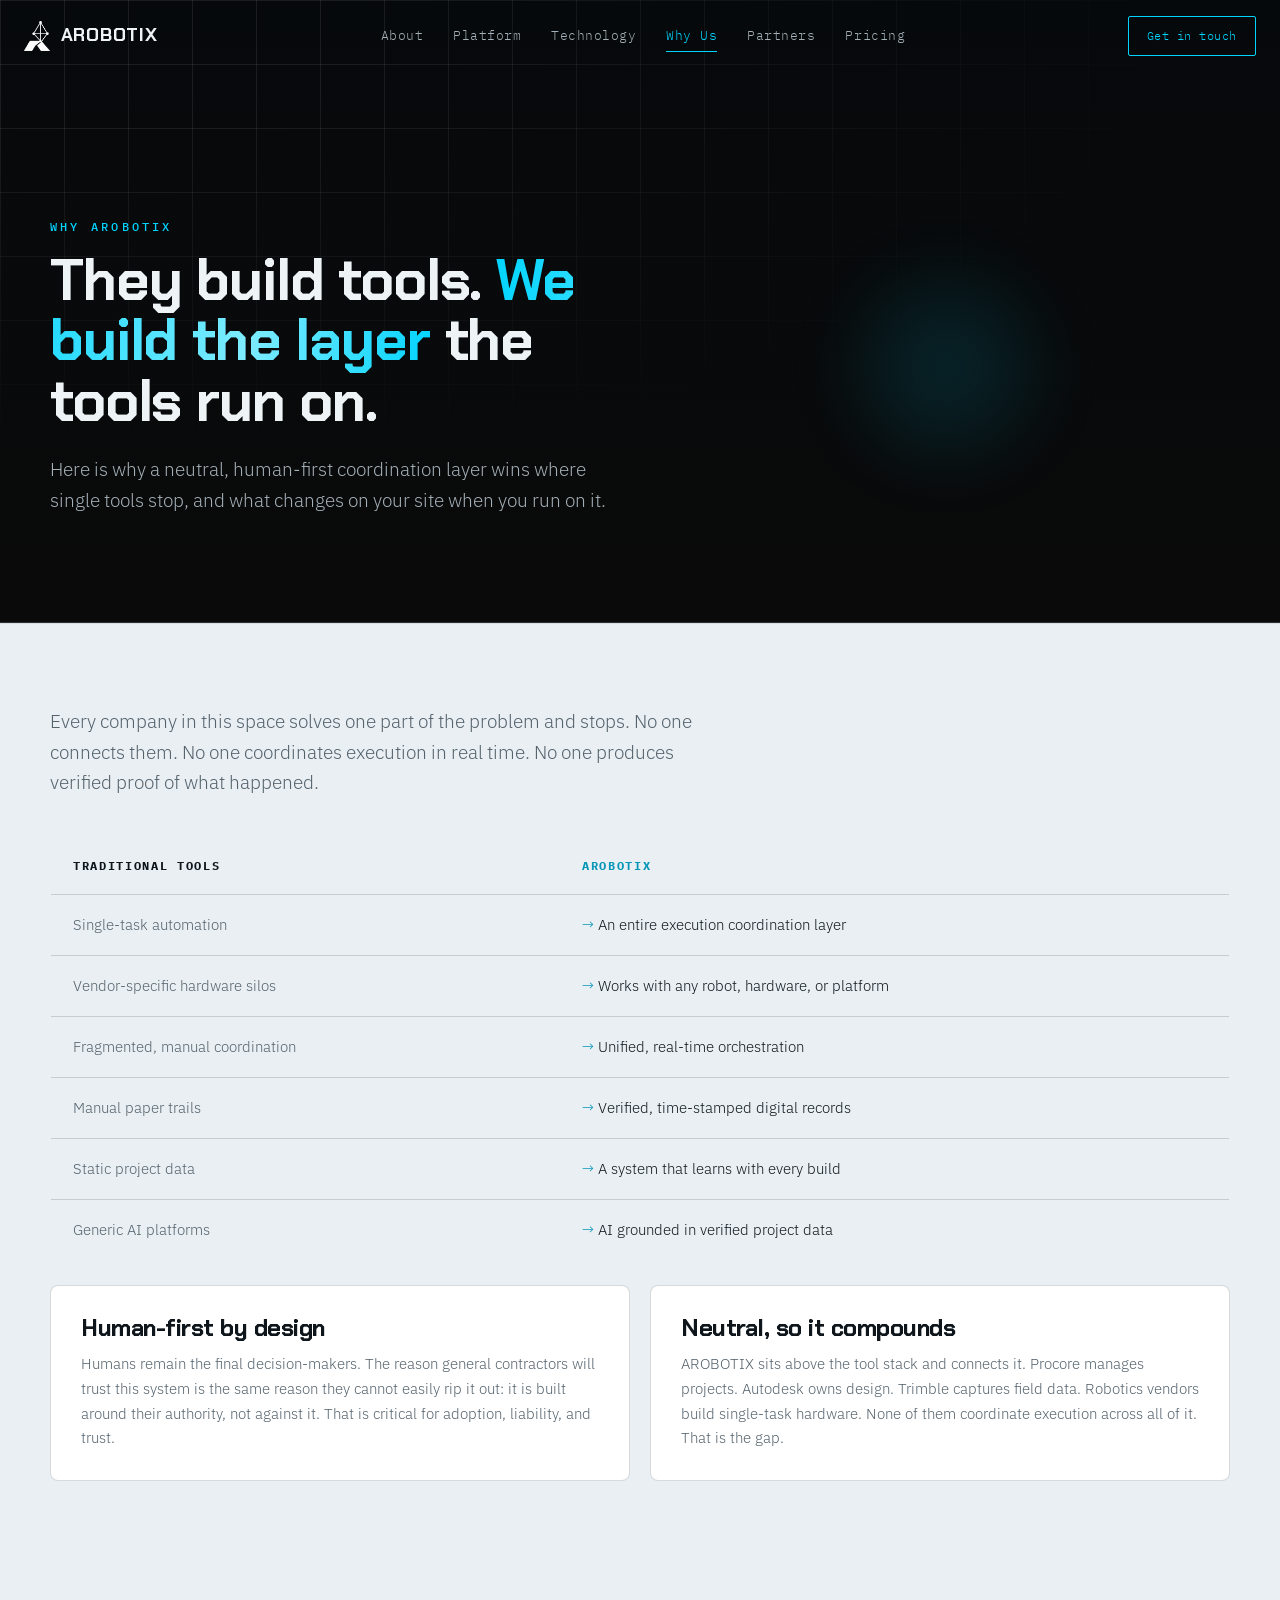
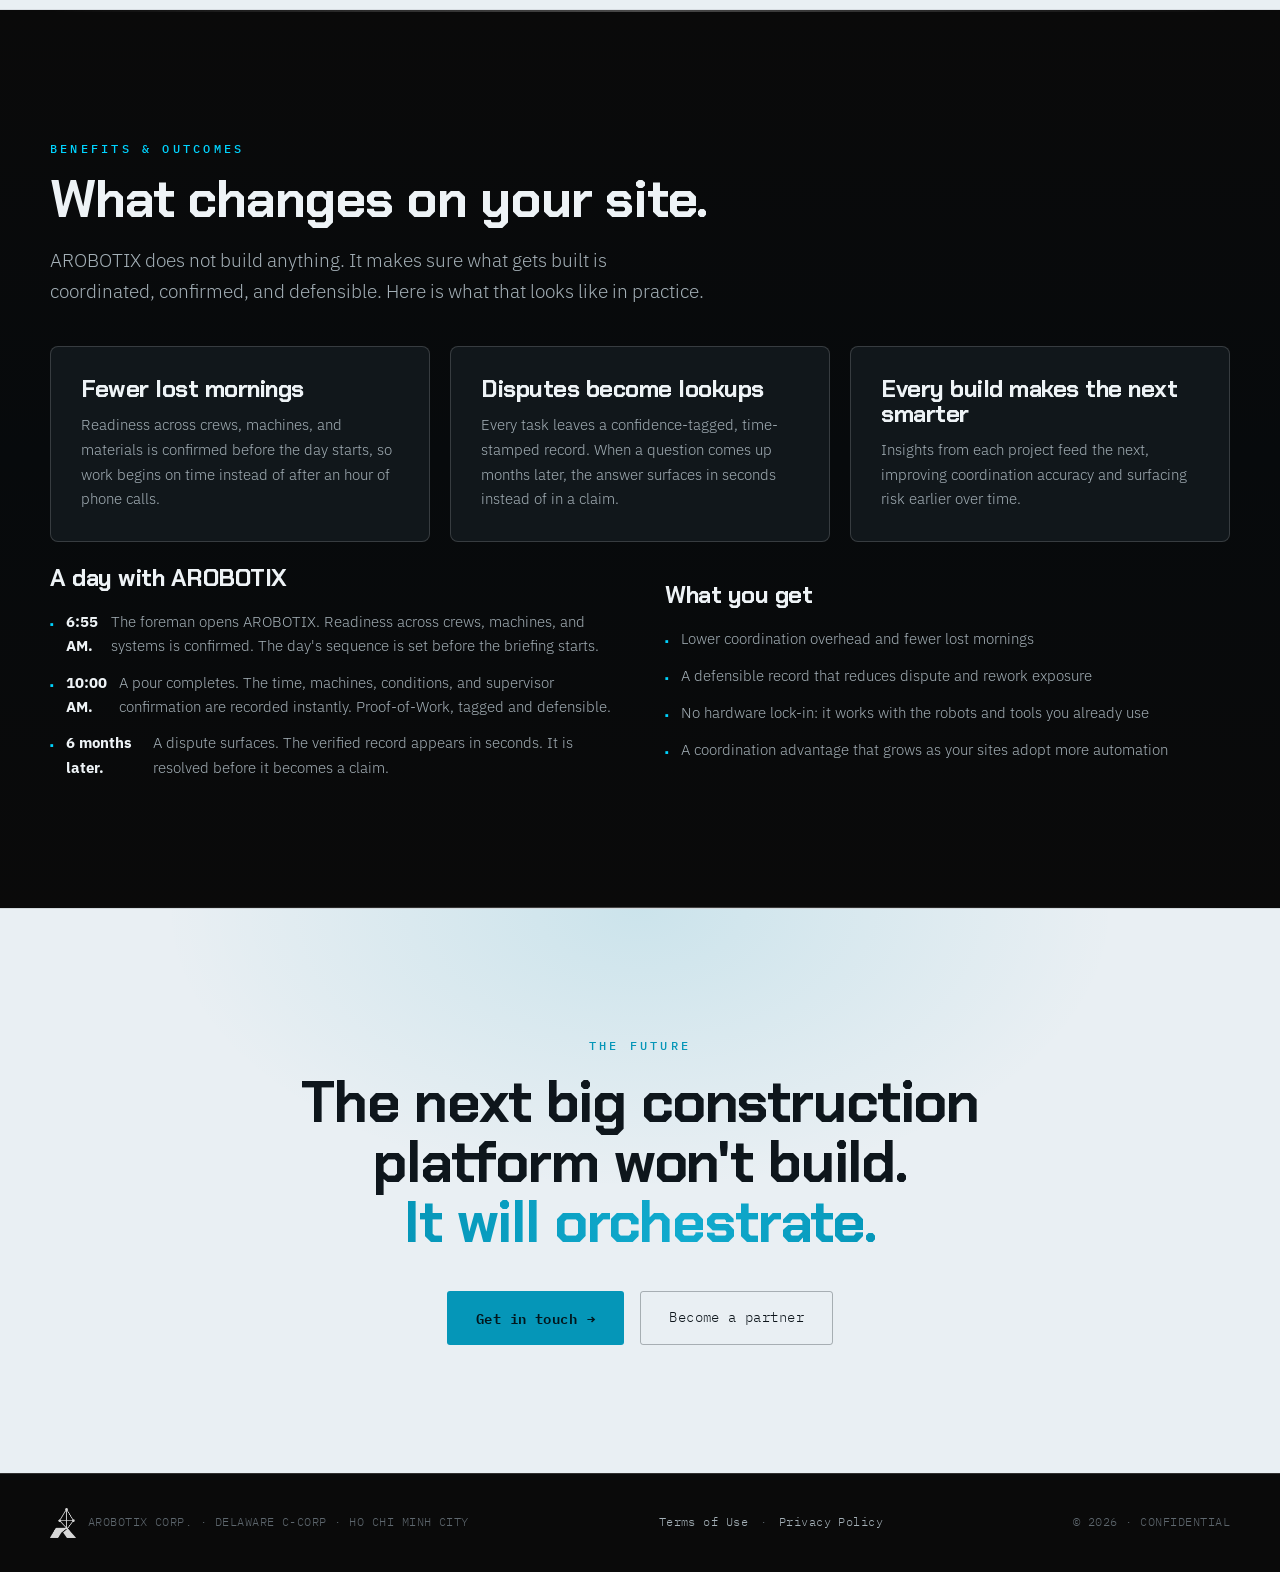
<file: why.html>
<!DOCTYPE html>
<html lang="en">
<head>
<meta charset="UTF-8">
<meta name="viewport" content="width=device-width, initial-scale=1.0">
<title>AROBOTIX: Why AROBOTIX</title>
<meta name="description" content="Why a neutral, human-first coordination layer wins, and what changes on your site when you run on it.">
<!-- Favicon -->
<link rel="icon" type="image/svg+xml" href="icon.svg">
<link rel="icon" href="favicon.ico" sizes="any">
<link rel="icon" type="image/png" sizes="32x32" href="favicon-32.png">
<link rel="icon" type="image/png" sizes="16x16" href="favicon-16.png">
<link rel="icon" type="image/png" sizes="192x192" href="favicon-192.png">
<link rel="apple-touch-icon" sizes="180x180" href="apple-touch-icon.png">
<meta name="theme-color" content="#0a0a0a">

<!-- Open Graph (link preview) -->
<meta property="og:type" content="website">
<meta property="og:site_name" content="AROBOTIX">
<meta property="og:title" content="AROBOTIX: The Coordination Layer for Modern Construction">
<meta property="og:description" content="The plan says one thing, the site does another, and nobody can prove what happened. AROBOTIX is the neutral coordination and verification layer between the digital plan and the job site, creating a defensible record of what actually got built. As automation arrives on site, the same layer coordinates it too.">
<meta property="og:url" content="https://www.arobotix.com/">
<meta property="og:image" content="https://www.arobotix.com/arobotix-hero-poster.jpg">
<meta property="og:image:width" content="1280">
<meta property="og:image:height" content="720">
<meta property="og:image:alt" content="AROBOTIX: robots and machines on an automated construction site at night">

<!-- Twitter / X card -->
<meta name="twitter:card" content="summary_large_image">
<meta name="twitter:title" content="AROBOTIX: The Coordination Layer for Modern Construction">
<meta name="twitter:description" content="The neutral coordination and verification layer between the digital plan and the job site, with a defensible record of what actually got built.">
<meta name="twitter:image" content="https://www.arobotix.com/arobotix-hero-poster.jpg">
<link rel="preconnect" href="https://fonts.googleapis.com">
<link rel="preconnect" href="https://fonts.gstatic.com" crossorigin>
<link href="https://fonts.googleapis.com/css2?family=Chakra+Petch:wght@500;600;700&family=IBM+Plex+Mono:wght@400;500;600&family=IBM+Plex+Sans:wght@300;400;500;600&display=swap" rel="stylesheet">
<link rel="stylesheet" href="styles.css">
</head>
<body>
<!-- NAV -->
<nav id="nav">
  <a class="brand" href="index.html">
    <img src="arobotix-logo-white.png" alt="AROBOTIX logo">
    <span class="wordmark">AROBOTIX</span>
  </a>
  <div class="navlinks">
    <a href="about.html">About</a>
    <a href="platform.html">Platform</a>
    <a href="technology.html">Technology</a>
    <a href="why.html" class="active">Why Us</a>
    <a href="partners.html">Partners</a>
    <a href="pricing.html">Pricing</a>
  </div>
  <div class="nav-right">
    <a class="nav-cta" href="contact.html">Get in touch</a>
    <button class="nav-toggle" aria-label="Open menu" aria-expanded="false"><span></span><span></span><span></span></button>
  </div>
  <div class="mobile-menu" id="mobileMenu">
    <a href="about.html">About</a>
    <a href="platform.html">Platform</a>
    <a href="technology.html">Technology</a>
    <a href="why.html" class="active">Why Us</a>
    <a href="partners.html">Partners</a>
    <a href="pricing.html">Pricing</a>
    <a href="contact.html">Get in touch</a>
  </div>
</nav>
<!-- PAGE HERO -->
<header class="hero-anim">
  <div class="wrap hero-anim-grid">
    <div class="hero-anim-copy">
      <div class="kicker reveal in"><span class="eyebrow">Why AROBOTIX</span></div>
    <h1 class="reveal in d1">They build tools. <span class="grad">We build the layer</span> the tools run on.</h1>
    <p class="lead reveal in d2">Here is why a neutral, human-first coordination layer wins where single tools stop, and what changes on your site when you run on it.</p>
    </div>
    <div class="stage"><div class="glow"></div><svg data-scene="why" aria-hidden="true"></svg></div>
  </div>
</header>

<!-- DIFFERENTIATION -->
<section class="section light" id="diff">
  <div class="wrap">
    <p class="lead reveal d2" style="margin-top:18px">Every company in this space solves one part of the problem and stops. No one connects them. No one coordinates execution in real time. No one produces verified proof of what happened.</p>

    <table class="ctable reveal d1" style="margin-top:40px">
      <thead><tr><th>Traditional tools</th><th class="ax">AROBOTIX</th></tr></thead>
      <tbody>
        <tr><td class="old">Single-task automation</td><td class="new">An entire execution coordination layer</td></tr>
        <tr><td class="old">Vendor-specific hardware silos</td><td class="new">Works with any robot, hardware, or platform</td></tr>
        <tr><td class="old">Fragmented, manual coordination</td><td class="new">Unified, real-time orchestration</td></tr>
        <tr><td class="old">Manual paper trails</td><td class="new">Verified, time-stamped digital records</td></tr>
        <tr><td class="old">Static project data</td><td class="new">A system that learns with every build</td></tr>
        <tr><td class="old">Generic AI platforms</td><td class="new">AI grounded in verified project data</td></tr>
      </tbody>
    </table>

    <div class="grid g2" style="margin-top:24px">
      <div class="card reveal">
        <h3>Human-first by design</h3>
        <p>Humans remain the final decision-makers. The reason general contractors will trust this system is the same reason they cannot easily rip it out: it is built around their authority, not against it. That is critical for adoption, liability, and trust.</p>
      </div>
      <div class="card reveal d1">
        <h3>Neutral, so it compounds</h3>
        <p>AROBOTIX sits above the tool stack and connects it. Procore manages projects. Autodesk owns design. Trimble captures field data. Robotics vendors build single-task hardware. None of them coordinate execution across all of it. That is the gap.</p>
      </div>
    </div>
  </div>
</section>

<div class="divider"></div>

<div class="divider"></div>

<!-- BENEFITS -->
<section class="section" id="benefits" style="background:linear-gradient(180deg,var(--bg),#070a0c 50%,var(--bg))">
  <div class="wrap">
    <div class="eyebrow reveal">Benefits &amp; Outcomes</div>
    <h2 class="reveal d1" style="margin-top:14px">What changes on your site.</h2>
    <p class="lead reveal d2" style="margin-top:18px">AROBOTIX does not build anything. It makes sure what gets built is coordinated, confirmed, and defensible. Here is what that looks like in practice.</p>

    <div class="grid g3" style="margin-top:40px">
      <div class="card reveal"><h3>Fewer lost mornings</h3><p>Readiness across crews, machines, and materials is confirmed before the day starts, so work begins on time instead of after an hour of phone calls.</p></div>
      <div class="card reveal d1"><h3>Disputes become lookups</h3><p>Every task leaves a confidence-tagged, time-stamped record. When a question comes up months later, the answer surfaces in seconds instead of in a claim.</p></div>
      <div class="card reveal d2"><h3>Every build makes the next smarter</h3><p>Insights from each project feed the next, improving coordination accuracy and surfacing risk earlier over time.</p></div>
    </div>

    <div class="sol" style="grid-template-columns:1fr 1fr;margin-top:24px">
      <div class="reveal d2">
        <h3 style="margin-bottom:14px">A day with AROBOTIX</h3>
        <ul class="tick">
          <li><b style="color:var(--text)">6:55 AM.</b> The foreman opens AROBOTIX. Readiness across crews, machines, and systems is confirmed. The day's sequence is set before the briefing starts.</li>
          <li><b style="color:var(--text)">10:00 AM.</b> A pour completes. The time, machines, conditions, and supervisor confirmation are recorded instantly. Proof-of-Work, tagged and defensible.</li>
          <li><b style="color:var(--text)">6 months later.</b> A dispute surfaces. The verified record appears in seconds. It is resolved before it becomes a claim.</li>
        </ul>
      </div>
      <div class="reveal d3">
        <h3 style="margin-bottom:14px">What you get</h3>
        <ul class="tick">
          <li>Lower coordination overhead and fewer lost mornings</li>
          <li>A defensible record that reduces dispute and rework exposure</li>
          <li>No hardware lock-in: it works with the robots and tools you already use</li>
          <li>A coordination advantage that grows as your sites adopt more automation</li>
        </ul>
      </div>
    </div>
  </div>
</section>

<div class="divider"></div>

<!-- CTA -->
<section class="section cta">
  <div class="wrap">
    <div class="eyebrow reveal" style="text-align:center">The Future</div>
    <h2 class="reveal d1" style="margin-top:18px">The next big construction platform won't build.<br><span class="grad">It will orchestrate.</span></h2>
    <div class="hero-actions reveal d2" style="justify-content:center;margin-top:38px">
      <a class="btn btn-primary" href="contact.html">Get in touch <span>&#8594;</span></a>
      <a class="btn btn-ghost" href="partners.html">Become a partner</a>
    </div>
  </div>
</section>
<footer>
  <div class="wrap">
    <span style="display:flex;align-items:center;gap:12px"><img src="arobotix-logo-white.png" alt="AROBOTIX" style="height:30px;width:auto;opacity:.85">AROBOTIX CORP. · DELAWARE C-CORP · HO CHI MINH CITY</span>
    <span class="legal"><a href="terms.html">Terms of Use</a> · <a href="privacy.html">Privacy Policy</a></span>
    <span>© 2026 · CONFIDENTIAL</span>
  </div>
</footer>
<script src="main.js"></script>
</body>
</html>
</file>
<file: styles.css>
:root{
  --bg:#0a0a0a;
  --bg-2:#0c1013;
  --surface:#11171b;
  --surface-2:#161d22;
  --line:rgba(255,255,255,.16);--edge:rgba(255,255,255,.26);
  --line-2:rgba(255,255,255,.26);
  --accent:#00d4ff;
  --accent-deep:#0596b8;
  --text:#eef3f6;
  --muted:#a4b0b7;
  --muted-2:#5e676e;
  --danger:#ff5a6e;
  --ok:#39d98a;
  --maxw:1180px;
}
*{margin:0;padding:0;box-sizing:border-box}
html{scroll-behavior:smooth}
body{
  background:var(--bg);
  color:var(--text);
  font-family:'IBM Plex Sans',sans-serif;
  font-weight:300;
  line-height:1.6;
  -webkit-font-smoothing:antialiased;
  overflow-x:hidden;
}
::selection{background:var(--accent);color:#03161c}
a{color:inherit;text-decoration:none}
img{max-width:100%;display:block}

/* ---------- type ---------- */
.mono{font-family:'IBM Plex Mono',monospace}
.eyebrow{
  font-family:'IBM Plex Mono',monospace;
  font-size:.72rem;letter-spacing:.28em;text-transform:uppercase;
  color:var(--accent);font-weight:500;
}
h1,h2,h3{font-family:'Chakra Petch',sans-serif;font-weight:700;line-height:1.04;letter-spacing:-.02em}
h2{font-size:clamp(1.9rem,4.4vw,3.3rem)}
h3{font-size:clamp(1.15rem,2vw,1.5rem);font-weight:700}
.lead{font-size:clamp(1.02rem,1.5vw,1.22rem);color:var(--muted);font-weight:300;max-width:60ch}
.accent{color:var(--accent)}
.section{padding:clamp(70px,10vw,140px) 24px;position:relative}
.wrap{max-width:var(--maxw);margin:0 auto}
.divider{height:1px;background:linear-gradient(90deg,transparent,var(--line-2),transparent);max-width:var(--maxw);margin:0 auto}

/* ---------- reveal ---------- */
.reveal{opacity:0;transform:translateY(26px);transition:opacity .8s cubic-bezier(.2,.7,.2,1),transform .8s cubic-bezier(.2,.7,.2,1)}
.reveal.in{opacity:1;transform:none}
.reveal.d1{transition-delay:.08s}.reveal.d2{transition-delay:.16s}.reveal.d3{transition-delay:.24s}.reveal.d4{transition-delay:.32s}.reveal.d5{transition-delay:.4s}

/* ---------- nav ---------- */
nav{
  position:fixed;top:0;left:0;right:0;z-index:100;
  display:flex;align-items:center;justify-content:space-between;
  padding:16px 24px;
  transition:background .4s,backdrop-filter .4s,border-color .4s;
  border-bottom:1px solid transparent;
}
nav.scrolled{background:rgba(10,10,10,.72);backdrop-filter:blur(14px);border-bottom:1px solid var(--line)}
.brand{display:flex;align-items:center;gap:11px;font-family:'Chakra Petch',sans-serif;font-weight:700;letter-spacing:.04em;font-size:1.15rem}
.brand img{height:30px;width:auto;display:block}
.navlinks{display:flex;gap:30px;align-items:center}
.navlinks a{font-family:'IBM Plex Mono',monospace;font-size:.8rem;letter-spacing:.04em;color:var(--muted);transition:color .25s;position:relative}
.navlinks a::after{content:"";position:absolute;left:0;bottom:-6px;height:1px;width:0;background:var(--accent);transition:width .3s}
.navlinks a:hover{color:var(--text)}
.navlinks a:hover::after{width:100%}
.nav-cta{
  font-family:'IBM Plex Mono',monospace;font-size:.78rem;letter-spacing:.04em;
  border:1px solid var(--accent);color:var(--accent);padding:9px 18px;border-radius:2px;
  transition:all .25s;
}
.nav-cta:hover{background:var(--accent);color:#03161c;box-shadow:0 0 24px rgba(0,212,255,.4)}
@media(max-width:860px){.navlinks{display:none}}
@media(max-width:600px){
  nav{padding:12px 16px;gap:10px}
  .brand{font-size:1rem;gap:8px;min-width:0;flex:0 1 auto;overflow:hidden}
  .brand img{height:24px}
  .brand .wordmark{white-space:nowrap}
  .nav-cta{padding:8px 13px;font-size:.7rem;flex:0 0 auto;white-space:nowrap}
}
@media(max-width:380px){
  .brand .wordmark{display:none}
}

/* ---------- hero ---------- */
.hero{position:relative;min-height:100vh;display:flex;align-items:center;overflow:hidden}
.hero-media{position:absolute;inset:0;z-index:0}
.hero-media video,.hero-media .poster{
  position:absolute;inset:0;width:100%;height:100%;object-fit:cover;
}
.hero-media .poster{
  background:#06090b url('arobotix-hero-poster.jpg') center/cover no-repeat;
}
.hero-media::after{
  content:"";position:absolute;inset:0;
  background:
    radial-gradient(120% 80% at 75% 20%,rgba(0,212,255,.10),transparent 55%),
    linear-gradient(180deg,rgba(10,10,10,.55) 0%,rgba(10,10,10,.35) 35%,rgba(10,10,10,.78) 78%,var(--bg) 100%),
    linear-gradient(90deg,rgba(10,10,10,.85) 0%,rgba(10,10,10,.2) 55%,transparent 100%);
}
.hero-grid{position:absolute;inset:0;z-index:1;opacity:.5;
  background-image:linear-gradient(var(--line) 1px,transparent 1px),linear-gradient(90deg,var(--line) 1px,transparent 1px);
  background-size:64px 64px;
  mask-image:radial-gradient(120% 90% at 30% 40%,#000 30%,transparent 75%);
}
.scan{position:absolute;left:0;right:0;height:1px;z-index:1;
  background:linear-gradient(90deg,transparent,rgba(0,212,255,.55),transparent);
  animation:scan 7s linear infinite;opacity:.5}
@keyframes scan{0%{top:8%}100%{top:92%}}
.hero-inner{position:relative;z-index:2;max-width:var(--maxw);margin:0 auto;width:100%;padding:0 24px}
.hero-tag{display:flex;align-items:center;gap:14px;margin-bottom:26px}
.hero-tag .dot{width:7px;height:7px;border-radius:50%;background:var(--accent);box-shadow:0 0 14px var(--accent);animation:pulse 2.2s infinite}
.hero-tags{display:flex;flex-wrap:wrap;align-items:center;gap:6px 0;margin-top:30px;font-family:'IBM Plex Mono',monospace;font-size:.7rem;letter-spacing:.2em;text-transform:uppercase;color:var(--muted)}
.hero-tags .dot{width:7px;height:7px;border-radius:50%;background:var(--accent);box-shadow:0 0 14px var(--accent);animation:pulse 2.2s infinite;margin-right:14px;flex:0 0 auto}
.hero-tags b{font-weight:400;white-space:nowrap}
.hero-tags b:not(:last-child)::after{content:"·";color:var(--accent);margin:0 11px}
@keyframes pulse{0%,100%{opacity:1}50%{opacity:.35}}
.hero h1{font-size:clamp(2.1rem,5.4vw,4.1rem);max-width:28ch}
.hero h1 .grad{
  background:linear-gradient(100deg,var(--accent),#7eecff 60%,var(--accent));
  -webkit-background-clip:text;background-clip:text;color:transparent;
}
.hero-sub{margin-top:30px;font-size:clamp(1.02rem,1.7vw,1.32rem);color:#cdd6dc;max-width:62ch;font-weight:300}
.hero-sub b{color:var(--text);font-weight:600}
.hero-actions{margin-top:42px;display:flex;gap:16px;flex-wrap:wrap}
.btn{font-family:'IBM Plex Mono',monospace;font-size:.85rem;letter-spacing:.03em;padding:15px 28px;border-radius:3px;transition:all .25s;cursor:pointer;border:1px solid transparent;display:inline-flex;align-items:center;gap:10px}
.btn-primary{background:var(--accent);color:#03161c;font-weight:600}
.btn-primary:hover{box-shadow:0 0 30px rgba(0,212,255,.45);transform:translateY(-2px)}
.btn-ghost{border-color:var(--line-2);color:var(--text)}
.btn-ghost:hover{border-color:var(--accent);color:var(--accent)}
.hero-strip{position:absolute;bottom:0;left:0;right:0;z-index:2;border-top:1px solid var(--line);background:rgba(8,8,8,.4);backdrop-filter:blur(6px)}
.hero-strip .row{max-width:var(--maxw);margin:0 auto;display:flex;flex-wrap:wrap;gap:8px 30px;padding:16px 24px;font-family:'IBM Plex Mono',monospace;font-size:.72rem;letter-spacing:.18em;color:var(--muted);text-transform:uppercase}
.hero-strip .row span{display:flex;align-items:center;gap:30px}
.hero-strip .row b{color:var(--accent);font-weight:500}
.scroll-cue{position:absolute;bottom:64px;left:50%;transform:translateX(-50%);z-index:2;font-family:'IBM Plex Mono',monospace;font-size:.66rem;letter-spacing:.3em;color:var(--muted);text-transform:uppercase;display:flex;flex-direction:column;align-items:center;gap:8px;animation:bob 2.4s ease-in-out infinite}
@keyframes bob{0%,100%{transform:translate(-50%,0)}50%{transform:translate(-50%,8px)}}
@media(max-width:860px){.scroll-cue,.hero-strip{display:none}}
@media(max-width:860px){
  .hero{align-items:flex-start}
  .hero-inner{padding-top:104px;padding-bottom:60px}
}

/* ---------- cards ---------- */
.grid{display:grid;gap:20px}
.g3{grid-template-columns:repeat(3,1fr)}
.g2{grid-template-columns:repeat(2,1fr)}
@media(max-width:860px){.g3,.g2{grid-template-columns:1fr}}
.card{
  background:var(--surface);border:1px solid var(--line);border-radius:8px;padding:30px;
  position:relative;overflow:hidden;transition:transform .35s,border-color .35s,background .35s;
}
.card::before{content:"";position:absolute;top:0;left:0;right:0;height:1px;background:linear-gradient(90deg,transparent,var(--accent),transparent);opacity:0;transition:opacity .35s}
.card:hover{transform:translateY(-6px);border-color:var(--line-2);background:var(--surface-2)}
.card:hover::before{opacity:1}
.card .ic{width:42px;height:42px;border-radius:7px;display:flex;align-items:center;justify-content:center;background:rgba(0,212,255,.1);border:1px solid rgba(0,212,255,.25);margin-bottom:18px;color:var(--accent)}
.card h3{margin-bottom:10px}
.card p{color:var(--muted);font-size:.96rem}
.idx{font-family:'IBM Plex Mono',monospace;color:var(--accent);font-size:.8rem;letter-spacing:.1em}

/* ---------- problem ---------- */
.gapbox{margin-top:34px;background:linear-gradient(135deg,rgba(0,212,255,.06),transparent);border:1px solid var(--line);border-left:3px solid var(--accent);border-radius:8px;padding:30px;display:grid;grid-template-columns:1.4fr 1fr;gap:30px}
@media(max-width:860px){.gapbox{grid-template-columns:1fr}}
.gapbox .big{font-family:'Chakra Petch',sans-serif;font-weight:700;font-size:clamp(1.3rem,2.4vw,1.9rem);line-height:1.15;color:var(--accent)}

/* ---------- solution diagram ---------- */
.sol{display:grid;grid-template-columns:.85fr 1.15fr;gap:50px;align-items:center}
.sol-section{overflow:hidden}
.sol-media{position:absolute;inset:0;z-index:0}
.sol-media video,.sol-media .poster{position:absolute;inset:0;width:100%;height:100%;object-fit:cover}
.sol-media video{filter:contrast(1.07) saturate(1.1) brightness(1.07)}
.sol-media .poster{background:#06090b url('arobotix-solution-poster-v2.jpg') center/cover no-repeat}
.sol-media::after{content:"";position:absolute;inset:0;background:linear-gradient(180deg,rgba(10,10,10,.82) 0%,rgba(10,10,10,.5) 16%,rgba(10,10,10,.44) 50%,rgba(10,10,10,.5) 84%,rgba(10,10,10,.82) 100%),radial-gradient(120% 80% at 82% 28%,rgba(0,212,255,.08),transparent 55%)}
.sol-section .wrap{position:relative;z-index:1}
.sol-copy{background:rgba(8,11,13,.5);backdrop-filter:blur(4px);-webkit-backdrop-filter:blur(4px);border:1px solid var(--line);border-radius:12px;padding:26px}
@media(max-width:900px){.sol-copy{padding:20px}}
@media(max-width:900px){.sol{grid-template-columns:1fr;gap:34px}}
.flow{display:flex;flex-direction:column;gap:14px}
.flow-node{border:1px solid var(--line);border-radius:8px;padding:18px 22px;text-align:center;background:var(--surface);transition:all .3s;position:relative}
.flow-node .k{font-family:'IBM Plex Mono',monospace;font-size:.68rem;letter-spacing:.22em;text-transform:uppercase;color:var(--muted)}
.flow-node .v{font-family:'Chakra Petch',sans-serif;font-weight:700;font-size:1.25rem;margin-top:4px}
.flow-node.core{border-color:var(--accent);background:linear-gradient(135deg,rgba(0,212,255,.12),rgba(0,212,255,.02));box-shadow:0 0 40px rgba(0,212,255,.12)}
.flow-node.core .v{color:var(--accent)}
.flow-node:hover{transform:scale(1.02);border-color:var(--line-2)}
.flow-node.core:hover{box-shadow:0 0 60px rgba(0,212,255,.22)}
.flow-arrow{text-align:center;color:var(--accent);font-size:1.1rem;opacity:.7}
.flow-out{display:flex;gap:10px}
.flow-out .chip{flex:1;border:1px solid var(--line);border-radius:7px;padding:12px;text-align:center;font-family:'IBM Plex Mono',monospace;font-size:.78rem;color:var(--muted);transition:all .3s}
.flow-out .chip:hover{border-color:var(--accent);color:var(--accent)}
.sol-list{display:flex;flex-direction:column;gap:8px;margin-top:24px}
.sol-list .it{display:flex;gap:16px;padding:16px 0;border-bottom:1px solid var(--line);transition:padding-left .3s}
.sol-list .it:hover{padding-left:8px}
.sol-list .it .n{font-family:'IBM Plex Mono',monospace;color:var(--accent);font-size:.8rem;min-width:30px;padding-top:3px}
.sol-list .it h4{font-family:'Chakra Petch',sans-serif;font-weight:700;font-size:1.02rem;margin-bottom:2px}
.sol-list .it p{color:var(--muted);font-size:.9rem}

/* ---------- flywheel / how ---------- */
.steps{display:grid;grid-template-columns:repeat(3,1fr);gap:18px}
@media(max-width:860px){.steps{grid-template-columns:1fr}}
.step{border:1px solid var(--line);border-radius:8px;padding:26px;background:var(--surface);transition:all .35s;cursor:default;position:relative;overflow:hidden}
.step .num{font-family:'Chakra Petch',sans-serif;font-weight:700;font-size:2.4rem;color:rgba(255,255,255,.07);position:absolute;top:14px;right:18px;transition:color .35s}
.step:hover{border-color:var(--accent);transform:translateY(-5px);background:var(--surface-2)}
.step:hover .num{color:rgba(0,212,255,.22)}
.step h4{font-family:'Chakra Petch',sans-serif;font-weight:700;margin-bottom:8px;display:flex;align-items:center;gap:10px}
.step h4 .d{width:6px;height:6px;border-radius:50%;background:var(--accent);box-shadow:0 0 10px var(--accent)}
.step p{color:var(--muted);font-size:.92rem}

/* ---------- tech explorer ---------- */
.tech-tabs{display:flex;flex-wrap:wrap;gap:8px;margin-bottom:30px}
.tech-tab{font-family:'IBM Plex Mono',monospace;font-size:.82rem;letter-spacing:.02em;padding:12px 18px;border:1px solid var(--line);border-radius:4px;color:var(--muted);cursor:pointer;transition:all .25s;background:transparent}
.tech-tab:hover{color:var(--text);border-color:var(--line-2)}
.tech-tab.active{color:#03161c;background:var(--accent);border-color:var(--accent);font-weight:600}
.tech-panel{display:none;animation:fade .5s}
.tech-panel.active{display:grid}
@keyframes fade{from{opacity:0;transform:translateY(10px)}to{opacity:1;transform:none}}
.tech-panel{grid-template-columns:1.1fr .9fr;gap:40px;align-items:center}
@media(max-width:900px){.tech-panel{grid-template-columns:1fr;gap:28px}}
.tech-panel .ph{font-family:'IBM Plex Mono',monospace;font-size:.72rem;letter-spacing:.2em;color:var(--accent);text-transform:uppercase;margin-bottom:14px;display:flex;gap:12px;align-items:center}
.tech-panel .ph .pill{border:1px solid rgba(0,212,255,.4);border-radius:20px;padding:3px 12px;font-size:.66rem}
.tech-panel h3{font-size:clamp(1.4rem,2.6vw,2rem);margin-bottom:14px}
.tech-panel p{color:var(--muted);margin-bottom:14px}
.tech-spec{border:1px solid var(--line);border-radius:8px;overflow:hidden;background:var(--surface)}
.tech-spec .hd{font-family:'IBM Plex Mono',monospace;font-size:.72rem;letter-spacing:.18em;text-transform:uppercase;color:var(--muted);padding:14px 18px;border-bottom:1px solid var(--line);background:var(--bg-2)}
.tech-spec .li{display:flex;justify-content:space-between;gap:16px;padding:14px 18px;border-bottom:1px solid var(--line);font-size:.88rem}
.tech-spec .li:last-child{border-bottom:none}
.tech-spec .li .key{color:var(--muted);font-family:'IBM Plex Mono',monospace;font-size:.8rem}
.tech-spec .li .val{color:var(--text);text-align:right}
.codeblock{font-family:'IBM Plex Mono',monospace;font-size:.78rem;line-height:1.8;color:var(--muted);background:var(--bg-2);border:1px solid var(--line);border-radius:8px;padding:20px;overflow:auto}
.codeblock .c{color:var(--muted-2)}
.codeblock .k{color:var(--accent)}
.codeblock .s{color:#9fe6b3}

/* ---------- compare table ---------- */
.ctable{width:100%;border-collapse:collapse;border:1px solid var(--line);border-radius:8px;overflow:hidden}
.ctable th{font-family:'IBM Plex Mono',monospace;font-size:.74rem;letter-spacing:.14em;text-transform:uppercase;text-align:left;padding:18px 22px;border-bottom:1px solid var(--line)}
.ctable th.ax{color:var(--accent)}
.ctable td{padding:18px 22px;border-bottom:1px solid var(--line);font-size:.94rem;vertical-align:top}
.ctable tr:last-child td{border-bottom:none}
.ctable tr{transition:background .25s}
.ctable tbody tr:hover{background:rgba(0,212,255,.04)}
.ctable .old{color:var(--muted)}
.ctable .new{color:var(--text)}
.ctable .new::before{content:"→ ";color:var(--accent)}
.ctable.risks td:first-child{color:var(--accent);font-weight:500;width:34%}
.ctable.risks td{color:var(--muted)}

/* ---------- market / charts ---------- */
.mstats{display:grid;grid-template-columns:repeat(auto-fit,minmax(210px,1fr));gap:18px;margin-bottom:46px}
.mstat{border:1px solid var(--line);border-radius:8px;padding:28px;background:var(--surface);transition:all .35s}
.mstat:hover{border-color:var(--accent);transform:translateY(-4px)}
.mstat .v{font-family:'Chakra Petch',sans-serif;font-weight:700;font-size:clamp(2.2rem,4.5vw,3.2rem);color:var(--text);line-height:1}
.mstat .l{color:var(--accent);font-weight:500;margin-top:10px}
.mstat .s{color:var(--muted);font-size:.85rem;margin-top:4px}
.charts{display:grid;grid-template-columns:1fr 1fr;gap:20px}
@media(max-width:860px){.charts{grid-template-columns:1fr}}
.chartcard{border:1px solid var(--line);border-radius:8px;padding:26px;background:var(--surface)}
.chartcard h4{font-family:'Chakra Petch',sans-serif;font-weight:700;margin-bottom:6px}
.chartcard .cap{color:var(--muted);font-size:.84rem;margin-bottom:18px}
.chartwrap{position:relative;height:240px}

/* ---------- audience toggle ---------- */
.aud-switch{display:inline-flex;border:1px solid var(--line);border-radius:6px;overflow:hidden;margin-bottom:34px}
.aud-switch button{font-family:'IBM Plex Mono',monospace;font-size:.82rem;padding:13px 24px;background:transparent;color:var(--muted);border:none;cursor:pointer;transition:all .25s}
.aud-switch button.active{background:var(--accent);color:#03161c;font-weight:600}
.aud-view{display:none}
.aud-view.active{display:block;animation:fade .5s}

/* ---------- moat ---------- */
.flywheel{display:flex;flex-wrap:wrap;align-items:center;gap:14px;margin:30px 0;font-family:'IBM Plex Mono',monospace;font-size:.86rem}
.flywheel .fw{border:1px solid var(--line);border-radius:30px;padding:11px 20px;transition:all .3s}
.flywheel .fw:hover{border-color:var(--accent);color:var(--accent);box-shadow:0 0 20px rgba(0,212,255,.18)}
.flywheel .ar{color:var(--accent)}

/* ---------- team ---------- */
.team-grid{display:grid;grid-template-columns:repeat(3,1fr);gap:18px}
@media(max-width:860px){.team-grid{grid-template-columns:1fr}}
.adv-grid{display:grid;grid-template-columns:repeat(2,1fr);gap:18px;margin-top:18px}
@media(max-width:860px){.adv-grid{grid-template-columns:1fr}}
.member .role{color:var(--accent);font-family:'IBM Plex Mono',monospace;font-size:.78rem;letter-spacing:.04em;margin:2px 0 10px}

/* ---------- CTA ---------- */
.cta{background:linear-gradient(180deg,var(--bg),#06090b);border-top:1px solid var(--line);text-align:center;position:relative;overflow:hidden}
.cta::before{content:"";position:absolute;inset:0;background:radial-gradient(60% 80% at 50% 0%,rgba(0,212,255,.1),transparent 60%)}
.cta .wrap{position:relative;z-index:1}
.cta h2{font-size:clamp(2.1rem,4.6vw,3.6rem);max-width:20ch;margin:0 auto}
.cta h2 .grad{background:linear-gradient(100deg,var(--accent),#7eecff);-webkit-background-clip:text;background-clip:text;color:transparent}
.contact{display:flex;gap:22px;justify-content:center;flex-wrap:wrap;margin-top:34px;font-family:'IBM Plex Mono',monospace;font-size:.86rem;color:var(--muted)}
.contact a:hover{color:var(--accent)}

/* ---------- footer ---------- */
footer{border-top:1px solid var(--line);padding:34px 24px;background:var(--bg)}
footer .wrap{display:flex;justify-content:space-between;align-items:center;flex-wrap:wrap;gap:16px;font-family:'IBM Plex Mono',monospace;font-size:.74rem;color:var(--muted-2);letter-spacing:.04em}
footer a{color:var(--muted)}
footer a:hover{color:var(--accent)}
footer .legal a{margin:0 4px}

.note{font-family:'IBM Plex Mono',monospace;font-size:.72rem;color:var(--muted-2);letter-spacing:.06em;margin-top:14px}
ul.tick{list-style:none;margin-top:18px;display:flex;flex-direction:column;gap:12px}
ul.tick li{display:flex;gap:12px;color:var(--muted);font-size:.95rem}
ul.tick li::before{content:"▪";color:var(--accent);font-size:.7rem;margin-top:7px}
/* pricing plans */
.plans{display:grid;grid-template-columns:repeat(auto-fit,minmax(240px,1fr));gap:18px;margin-top:40px}
.plan{display:flex;flex-direction:column;background:var(--surface);border:1px solid var(--line);border-radius:10px;padding:44px 28px 28px;transition:transform .35s,border-color .35s,background .35s;position:relative}
.plan:hover{transform:translateY(-6px);border-color:var(--line-2);background:var(--surface-2)}
.plan.feat{border-color:var(--accent);box-shadow:0 0 40px rgba(0,212,255,.1)}
.plan .tier{font-family:'IBM Plex Mono',monospace;font-size:.7rem;letter-spacing:.16em;text-transform:uppercase;color:var(--accent)}
.plan h3{font-size:1.3rem;margin:8px 0 4px}
.plan .who{color:var(--muted);font-size:.88rem;margin-bottom:16px;min-height:40px}
.plan .price{font-family:'Chakra Petch',sans-serif;font-weight:700;font-size:1.1rem;color:var(--text);margin-bottom:18px;padding-bottom:18px;border-bottom:1px solid var(--line)}
.plan ul{list-style:none;display:flex;flex-direction:column;gap:10px;margin:0 0 24px;flex:1}
.plan ul li{display:flex;gap:10px;color:var(--muted);font-size:.9rem}
.plan ul li::before{content:"\2713";color:var(--accent);font-weight:600}
.plan .badge{position:absolute;top:16px;right:16px;font-family:'IBM Plex Mono',monospace;font-size:.6rem;letter-spacing:.1em;text-transform:uppercase;color:#03161c;background:var(--accent);padding:4px 10px;border-radius:20px}
.plan .pbtn{display:block;text-align:center;font-family:'IBM Plex Mono',monospace;font-size:.82rem;padding:12px;border-radius:5px;border:1px solid var(--line-2);color:var(--text);transition:all .25s}
.plan .pbtn:hover{border-color:var(--accent);color:var(--accent)}
.plan.feat .pbtn{background:var(--accent);color:#03161c;border-color:var(--accent);font-weight:600}
.plan.feat .pbtn:hover{box-shadow:0 0 24px rgba(0,212,255,.4);color:#03161c}
/* hardware roadmap */
.hw-head{margin-top:62px;padding-top:50px;border-top:1px solid var(--line)}
.hw-tabs{display:flex;flex-wrap:wrap;gap:8px;margin-bottom:30px}
.hw-tab{font-family:'IBM Plex Mono',monospace;font-size:.82rem;letter-spacing:.02em;padding:12px 18px;border:1px solid var(--line);border-radius:4px;color:var(--muted);cursor:pointer;transition:all .25s;background:transparent}
.hw-tab:hover{color:var(--text);border-color:var(--line-2)}
.hw-tab.active{color:#03161c;background:var(--accent);border-color:var(--accent);font-weight:600}
.hw-panel{display:none;animation:fade .5s;grid-template-columns:1.1fr .9fr;gap:40px;align-items:center}
.hw-panel.active{display:grid}
@media(max-width:900px){.hw-panel{grid-template-columns:1fr;gap:26px}}
.hw-panel .ph{font-family:'IBM Plex Mono',monospace;font-size:.72rem;letter-spacing:.2em;color:var(--accent);text-transform:uppercase;margin-bottom:14px;display:flex;gap:12px;align-items:center;flex-wrap:wrap}
.hw-panel .ph .pill{border:1px solid rgba(0,212,255,.4);border-radius:20px;padding:3px 12px;font-size:.66rem}
.hw-panel h3{font-size:clamp(1.3rem,2.4vw,1.8rem);margin-bottom:14px}
.hw-panel p{color:var(--muted);margin-bottom:14px}
.hw-img{width:100%;border:1px solid var(--line);border-radius:10px;cursor:zoom-in;transition:border-color .3s,transform .3s;display:block}
.hw-img:hover{border-color:var(--accent);transform:scale(1.01)}
.hw-cap{font-family:'IBM Plex Mono',monospace;font-size:.72rem;color:var(--muted);margin-top:10px;text-align:center}
.lightbox{position:fixed;inset:0;z-index:300;display:none;align-items:center;justify-content:center;background:rgba(5,7,9,.93);backdrop-filter:blur(6px);padding:24px;cursor:zoom-out}
.lightbox.open{display:flex}
.lightbox img{max-width:96%;max-height:92%;border-radius:10px;border:1px solid var(--line-2);box-shadow:0 0 60px rgba(0,0,0,.6)}
.lightbox .lb-close{position:absolute;top:20px;right:26px;font-size:2.2rem;color:var(--muted);cursor:pointer;line-height:1}
.lightbox .lb-close:hover{color:var(--accent)}

/* ============ MULTI-PAGE ADDITIONS ============ */
/* nav: active + right group + mobile */
.nav-right{display:flex;align-items:center;gap:14px}
.navlinks a.active{color:var(--accent)}
.navlinks a.active::after{width:100%}
.nav-toggle{display:none;flex-direction:column;gap:5px;background:none;border:0;cursor:pointer;padding:6px;margin:-6px}
.nav-toggle span{width:22px;height:2px;background:var(--text);transition:transform .3s,opacity .3s;display:block}
.nav-toggle.open span:nth-child(1){transform:translateY(7px) rotate(45deg)}
.nav-toggle.open span:nth-child(2){opacity:0}
.nav-toggle.open span:nth-child(3){transform:translateY(-7px) rotate(-45deg)}
.mobile-menu{display:none;position:fixed;top:58px;left:0;right:0;z-index:99;background:rgba(10,10,10,.97);backdrop-filter:blur(16px);border-bottom:1px solid var(--line);flex-direction:column;padding:10px 24px 18px}
.mobile-menu a{font-family:'IBM Plex Mono',monospace;font-size:.94rem;letter-spacing:.03em;color:var(--muted);padding:14px 2px;border-bottom:1px solid var(--line)}
.mobile-menu a:last-child{border-bottom:0;color:var(--accent);margin-top:4px}
.mobile-menu a.active{color:var(--text)}
.mobile-menu.open{display:flex}
@media(max-width:860px){.nav-toggle{display:flex}}

/* page hero (compact, for inner pages) */
.page-hero{position:relative;padding:clamp(120px,18vw,168px) 24px clamp(54px,8vw,84px);overflow:hidden;border-bottom:1px solid var(--line);background:linear-gradient(180deg,#06090b,var(--bg))}
.page-hero::before{content:"";position:absolute;inset:0;z-index:0;background-image:linear-gradient(var(--line) 1px,transparent 1px),linear-gradient(90deg,var(--line) 1px,transparent 1px);background-size:64px 64px;mask-image:radial-gradient(120% 95% at 18% 0%,#000 18%,transparent 72%);-webkit-mask-image:radial-gradient(120% 95% at 18% 0%,#000 18%,transparent 72%);opacity:.55}
.page-hero::after{content:"";position:absolute;inset:0;z-index:0;background:radial-gradient(70% 70% at 88% 0%,rgba(0,212,255,.12),transparent 58%)}
.page-hero .wrap{position:relative;z-index:1}
.page-hero h1{font-family:'Chakra Petch',sans-serif;font-weight:700;font-size:clamp(2.1rem,5vw,3.7rem);line-height:1.05;letter-spacing:-.02em;max-width:22ch;margin-top:18px}
.page-hero .lead{margin-top:22px}
.page-hero .grad{background:linear-gradient(100deg,var(--accent),#7eecff 60%,var(--accent));-webkit-background-clip:text;background-clip:text;color:transparent}
.kicker{display:flex;align-items:center;gap:13px}
.kicker .ln{width:34px;height:1px;background:var(--accent);flex:0 0 auto}
.kicker .eyebrow{margin:0}

/* clickable cards (home) */
a.card{display:block}
a.card .more{margin-top:16px;font-family:'IBM Plex Mono',monospace;font-size:.8rem;color:var(--accent);display:inline-flex;gap:7px;align-items:center}
a.card:hover .more{gap:11px}

/* prose blocks (about/contact) */
.prose{max-width:70ch}
.prose p{color:var(--muted);margin-top:18px;font-size:1.02rem}
.prose p b{color:var(--text);font-weight:600}
.statline{display:flex;flex-wrap:wrap;gap:14px;margin-top:40px}
.statline .s{border:1px solid var(--line);border-radius:8px;padding:18px 22px;background:var(--surface);flex:1 1 200px}
.statline .s .k{font-family:'Chakra Petch',sans-serif;font-weight:700;font-size:1.5rem;color:var(--accent)}
.statline .s .l{font-family:'IBM Plex Mono',monospace;font-size:.72rem;letter-spacing:.12em;text-transform:uppercase;color:var(--muted);margin-top:6px}

/* contact panel */
.contact-card{border:1px solid var(--line);border-left:3px solid var(--accent);border-radius:10px;padding:34px;background:linear-gradient(135deg,rgba(0,212,255,.05),transparent);max-width:560px}
.contact-card .em{font-family:'Chakra Petch',sans-serif;font-weight:700;font-size:clamp(1.3rem,3vw,1.9rem);color:var(--accent);margin:14px 0 22px;word-break:break-all}

/* ============ HERO ANIMATIONS ============ */
.hero-anim{position:relative;padding:clamp(112px,16vw,152px) 24px clamp(24px,3.5vw,40px);overflow:hidden;border-bottom:1px solid var(--line);background:linear-gradient(180deg,#06090b,var(--bg))}
.hero-anim::before{content:"";position:absolute;inset:0;z-index:0;background-image:linear-gradient(var(--line) 1px,transparent 1px),linear-gradient(90deg,var(--line) 1px,transparent 1px);background-size:64px 64px;mask-image:radial-gradient(120% 95% at 12% 8%,#000 14%,transparent 70%);-webkit-mask-image:radial-gradient(120% 95% at 12% 8%,#000 14%,transparent 70%);opacity:.5}
.hero-anim .wrap{position:relative;z-index:1}
.hero-anim-grid{display:grid;grid-template-columns:1.02fr .98fr;align-items:center;gap:24px}
.hero-anim-copy h1{font-family:'Chakra Petch',sans-serif;font-weight:700;font-size:clamp(2.1rem,4.6vw,3.6rem);line-height:1.05;letter-spacing:-.02em;max-width:20ch;margin-top:14px}
.hero-anim-copy .lead{margin-top:22px}
.hero-anim .grad{background:linear-gradient(100deg,var(--accent),#7eecff 60%,var(--accent));-webkit-background-clip:text;background-clip:text;color:transparent}
.stage{position:relative;display:flex;align-items:center;justify-content:center;min-height:430px}
.stage svg{width:100%;max-width:470px;height:auto;overflow:visible;shape-rendering:geometricPrecision}
.stage .glow{position:absolute;width:56%;height:56%;border-radius:50%;background:radial-gradient(circle,rgba(0,212,255,.14),transparent 66%);filter:blur(22px);z-index:0;animation:breathe 6.5s ease-in-out infinite;pointer-events:none}
@keyframes breathe{0%,100%{opacity:.5;transform:scale(1)}50%{opacity:.85;transform:scale(1.07)}}
@media(max-width:900px){.hero-anim-grid{grid-template-columns:1fr;gap:6px}.stage{min-height:320px;order:2;margin-top:6px}.hero-anim-copy{order:1}.stage svg{max-width:380px}}

/* primitives */
.edge{stroke:var(--edge);stroke-width:1.1;fill:none;stroke-linecap:round;stroke-dasharray:1;stroke-dashoffset:1;animation:draw .9s cubic-bezier(.4,.7,.3,1) forwards;animation-delay:var(--d,0s)}
@keyframes draw{to{stroke-dashoffset:0}}
.edge.lit{stroke:var(--accent);stroke-width:1.6;filter:drop-shadow(0 0 4px rgba(0,212,255,.9))}
.hit{stroke:transparent;stroke-width:12;fill:none;pointer-events:stroke;cursor:pointer}
.hitp{fill:transparent;stroke:none;pointer-events:all;cursor:pointer}
.node{fill:#0a0a0a;stroke:var(--edge);stroke-width:1.1;opacity:0;animation:appear .5s ease forwards;animation-delay:var(--d,0s);transition:fill .16s,stroke .16s,r .16s}
@keyframes appear{to{opacity:1}}
.node.graph{cursor:pointer}
.node.lit{fill:var(--accent);stroke:var(--accent);filter:drop-shadow(0 0 5px rgba(0,212,255,.9))}
.focal{stroke:var(--accent);stroke-width:1.6;fill:none;stroke-linecap:round;filter:drop-shadow(0 0 3px rgba(0,212,255,.7));stroke-dasharray:1;stroke-dashoffset:1;animation:draw .85s ease forwards var(--fd,1.1s),fpulse 3.4s ease-in-out var(--fp,2s) infinite}
@keyframes fpulse{0%,100%{filter:drop-shadow(0 0 3px rgba(0,212,255,.5))}50%{filter:drop-shadow(0 0 9px rgba(0,212,255,.95))}}
.focal-fill{fill:rgba(0,212,255,.08);stroke:none;opacity:0;animation:appear .8s ease forwards var(--fd,1.5s);transition:fill .2s}
.focal-fill.solid{fill:rgba(0,212,255,.45)}
.focal-node{fill:var(--accent);stroke:none;filter:drop-shadow(0 0 6px var(--accent));opacity:0;animation:appear .5s ease forwards var(--fd,1.6s),npulse 3.4s ease-in-out var(--fp,2s) infinite}
@keyframes npulse{0%,100%{filter:drop-shadow(0 0 5px rgba(0,212,255,.7))}50%{filter:drop-shadow(0 0 11px rgba(0,212,255,1))}}
.scan{stroke:var(--accent);stroke-width:1.3;fill:rgba(0,212,255,.045);opacity:0;pointer-events:none}
.cell{fill:rgba(255,255,255,.03);stroke:none;transition:fill .2s,filter .2s;cursor:pointer}
.cell:hover,.cell.on{fill:rgba(0,212,255,.24);filter:drop-shadow(0 0 6px rgba(0,212,255,.5))}
.pulse{fill:var(--accent);stroke:none;opacity:0;pointer-events:none}
.ripple{fill:none;stroke:var(--accent);stroke-width:1.2;opacity:0;pointer-events:none}
.tag{opacity:0;animation:appear .7s ease forwards var(--d,2s);pointer-events:none}
.tag .t-line{stroke:var(--accent);stroke-width:1;opacity:.55}
.tag .t-dot{fill:var(--accent)}
.tag text{fill:var(--accent);font-family:'IBM Plex Mono',monospace;font-size:11px;letter-spacing:.1em;text-transform:uppercase}
/* pricing tiers */
.tier .edge{transition:stroke .2s,filter .2s}
.tier .t-fill{fill:rgba(0,212,255,.08);stroke:none;opacity:0;transition:opacity .2s,fill .2s}
.tier .t-node{fill:var(--accent);opacity:0;filter:drop-shadow(0 0 6px var(--accent));transition:opacity .2s}
.tier.sel .edge{stroke:var(--accent);filter:drop-shadow(0 0 3px rgba(0,212,255,.6))}
.tier.sel .t-fill{opacity:1;fill:rgba(0,212,255,.32)}
.tier.sel .t-node{opacity:1}
@media(prefers-reduced-motion:reduce){.edge,.node,.focal,.focal-fill,.focal-node,.tag{animation:none!important;opacity:1!important;stroke-dashoffset:0!important}}

/* tighten gap between hero and first section */
.hero-anim + section.section{padding-top:clamp(34px,5vw,66px)}
/* technology hover-fill faces + running perimeter line */
.tlayer{fill:rgba(0,212,255,0);stroke:none;transition:fill .2s;cursor:pointer;pointer-events:all}
.tlayer:hover{fill:rgba(0,212,255,.32)}
.runner{fill:none;stroke:var(--accent);stroke-width:1.9;stroke-dasharray:.3 .7;filter:drop-shadow(0 0 4px rgba(0,212,255,.9));opacity:0;pointer-events:none}

/* ===== LIGHT SECTIONS (inverted palette, on-brand) ===== */
.section.light{--surface:#ffffff;--surface-2:#eaf1f6;--bg-2:#e3eaef;--text:#0e161c;--muted:#54626c;--muted-2:#8694a0;--line:rgba(14,24,32,.16);--line-2:rgba(14,24,32,.30);--accent:#0596b8;background:#e9eff3;color:#0e161c;border-top:1px solid rgba(14,24,32,.08);border-bottom:1px solid rgba(14,24,32,.08)}
.section.light h1,.section.light h2,.section.light h3,.section.light h4{color:#0e161c}
.section.light .grad{background:linear-gradient(100deg,#0596b8,#11abce 60%,#0596b8);-webkit-background-clip:text;background-clip:text;color:transparent}
.section.light .gapbox{background:linear-gradient(135deg,rgba(5,150,184,.09),transparent)}
.section.light .ic{background:rgba(5,150,184,.1);border-color:rgba(5,150,184,.28)}

/* ===== LIGHT-UP HOVER (home + partners cards, pricing plans) ===== */
.litbox{transition:transform .35s,border-color .3s,background .3s,box-shadow .3s}
.litbox:hover{background:#eef5fa;border-color:var(--accent);box-shadow:0 14px 44px rgba(0,212,255,.22);transform:translateY(-6px)}
.litbox:hover::before{opacity:0}
.litbox:hover h3{color:#0b1419}
.litbox:hover p{color:#42505a}
.litbox:hover .more{color:var(--accent-deep)}
.plan:hover{background:#eef5fa;border-color:var(--accent);box-shadow:0 14px 44px rgba(0,212,255,.22);transform:translateY(-6px)}
.plan:hover .tier{color:var(--accent-deep)}
.plan:hover h3,.plan:hover .price{color:#0b1419}
.plan:hover .who{color:#46535c}
.plan:hover ul li{color:#42505a}
.plan:hover .pbtn{color:#0b1419;border-color:var(--accent)}

/* ===== LIGHT CTA (Future section) ===== */
.section.cta{--surface:#ffffff;--surface-2:#eaf1f6;--bg-2:#e3eaef;--text:#0e161c;--muted:#54626c;--line:rgba(14,24,32,.16);--line-2:rgba(14,24,32,.30);--accent:#0596b8;background:#e9eff3;color:#0e161c;border-top:1px solid rgba(14,24,32,.1)}
.section.cta h2{color:#0e161c}
.cta::before{background:radial-gradient(60% 80% at 50% 0%,rgba(5,150,184,.13),transparent 62%)}
.cta h2 .grad{background:linear-gradient(100deg,#0596b8,#11abce 60%,#0596b8);-webkit-background-clip:text;background-clip:text;color:transparent}

/* ===== Who we are: side image ===== */
.who-row{display:grid;grid-template-columns:1.25fr .85fr;gap:34px;align-items:stretch}
.who-img{display:flex;min-height:0}
.who-img img{width:100%;height:100%;object-fit:cover;object-position:50% 45%;border-radius:10px;border:1px solid var(--line)}
@media(max-width:820px){.who-row{grid-template-columns:1fr;gap:20px}.who-img img{height:auto;max-height:320px}}

/* ===== Our Solution: product screenshot ===== */
.sol-intro-row{display:grid;grid-template-columns:1fr 1.12fr;gap:40px;align-items:center}
.sol-shot img{width:100%;border-radius:12px;border:1px solid var(--line-2);box-shadow:0 18px 50px rgba(0,0,0,.45);display:block}
@media(max-width:820px){.sol-intro-row{grid-template-columns:1fr;gap:24px}}

/* ===== Technology: black visual panels on the light software section ===== */
#tech .codeblock{background:#0a0e11;border-color:rgba(255,255,255,.16);color:#aeb9c0;box-shadow:0 16px 44px rgba(10,16,22,.28)}
#tech .codeblock .c{color:#5e6b73}
#tech .codeblock .k{color:#00d4ff}
#tech .codeblock .s{color:#9fe6b3}
#tech .tech-spec{background:#0d1216;border-color:rgba(255,255,255,.16);box-shadow:0 16px 44px rgba(10,16,22,.28)}
#tech .tech-spec .hd{background:#0a0e11;color:#8b97a0;border-bottom-color:rgba(255,255,255,.12)}
#tech .tech-spec .li{border-bottom-color:rgba(255,255,255,.1)}
#tech .tech-spec .li .key{color:#8b97a0}
#tech .tech-spec .li .val{color:#e6edf1}

/* Execution Data Graph: centered, technical, black */
#tech .datagraph{background:#0a0e11;border:1px solid rgba(255,255,255,.16);border-radius:10px;padding:26px 20px;display:flex;flex-direction:column;align-items:center;box-shadow:0 16px 44px rgba(10,16,22,.28)}
#tech .datagraph .dg-hd{font-family:'IBM Plex Mono',monospace;font-size:.7rem;letter-spacing:.18em;text-transform:uppercase;color:#8b97a0;margin-bottom:18px}
#tech .datagraph .dg-step{width:100%;max-width:380px;text-align:center;background:#11171b;border:1px solid rgba(255,255,255,.14);border-radius:10px;padding:13px 16px;transition:border-color .3s,box-shadow .3s}
#tech .datagraph .dg-step:hover{border-color:#00d4ff;box-shadow:0 0 24px rgba(0,212,255,.2)}
#tech .datagraph .dg-chip{font-family:'Chakra Petch',sans-serif;font-weight:600;color:#eef3f6;font-size:.98rem}
#tech .datagraph .dg-sub{font-family:'IBM Plex Mono',monospace;font-size:.67rem;color:#8b97a0;margin-top:5px;line-height:1.55}
#tech .datagraph .dg-ar{color:#00d4ff;font-size:1.15rem;line-height:1;padding:9px 0}
#tech .datagraph .dg-loop{margin-top:18px;font-family:'IBM Plex Mono',monospace;font-size:.71rem;letter-spacing:.04em;color:#00d4ff;border:1px dashed rgba(0,212,255,.45);border-radius:30px;padding:8px 18px}

/* ===== Problem stat row ===== */
.stats{display:grid;grid-template-columns:repeat(auto-fit,minmax(230px,1fr));gap:18px;margin-top:44px}
.stat{background:var(--surface);border:1px solid var(--line);border-radius:8px;padding:26px;display:flex;flex-direction:column;transition:border-color .3s,transform .3s}
.stat:hover{border-color:var(--accent);transform:translateY(-4px)}
.stat .n{font-family:'Chakra Petch',sans-serif;font-weight:700;font-size:clamp(2rem,4vw,2.8rem);line-height:1;color:var(--accent)}
.stat .d{color:var(--text);margin-top:12px;line-height:1.6;flex:1}
.stat .src{font-family:'IBM Plex Mono',monospace;font-size:.68rem;letter-spacing:.08em;color:var(--muted);margin-top:14px}

/* ===== Card source line ===== */
.srcline{font-family:'IBM Plex Mono',monospace;font-size:.66rem;letter-spacing:.06em;color:var(--muted-2);margin-top:14px;display:block}

/* ===== Partner value exchange ===== */
.pv{margin-top:14px;border-top:1px solid var(--line);padding-top:12px}
.pv:first-of-type{margin-top:16px}
.pv .lbl{font-family:'IBM Plex Mono',monospace;font-size:.63rem;letter-spacing:.16em;text-transform:uppercase;color:var(--accent);display:block;margin-bottom:5px}
.pv p{margin:0;font-size:.92rem;line-height:1.6}
.litbox:hover .pv{border-top-color:rgba(14,24,32,.18)}
.litbox:hover .pv .lbl{color:var(--accent-deep)}

/* ===== Partner slot indicators ===== */
.slots{margin-top:16px;border-top:1px solid var(--line);padding-top:13px;display:flex;align-items:center;justify-content:space-between;gap:10px}
.slots .dots{display:flex;gap:6px}
.slots .dot{width:17px;height:17px;border-radius:50%;border:1px solid var(--line-2);display:flex;align-items:center;justify-content:center;flex:none}
.slots .dot.on{background:var(--accent);border-color:var(--accent);box-shadow:0 0 10px rgba(0,212,255,.45)}
.slots .dot.on svg{stroke:#04141a}
.slots .dot svg{width:10px;height:10px;stroke:transparent;stroke-width:2.6;fill:none}
.slots .cnt{font-family:'IBM Plex Mono',monospace;font-size:.66rem;letter-spacing:.1em;color:var(--muted);white-space:nowrap}
.slots .cnt b{color:var(--accent);font-weight:600}
.litbox:hover .slots{border-top-color:rgba(14,24,32,.18)}
.litbox:hover .slots .cnt{color:#54626c}
.litbox:hover .slots .cnt b{color:var(--accent-deep)}
.litbox:hover .slots .dot{border-color:rgba(14,24,32,.3)}
.litbox:hover .slots .dot.on{background:var(--accent-deep);border-color:var(--accent-deep)}
</file>
